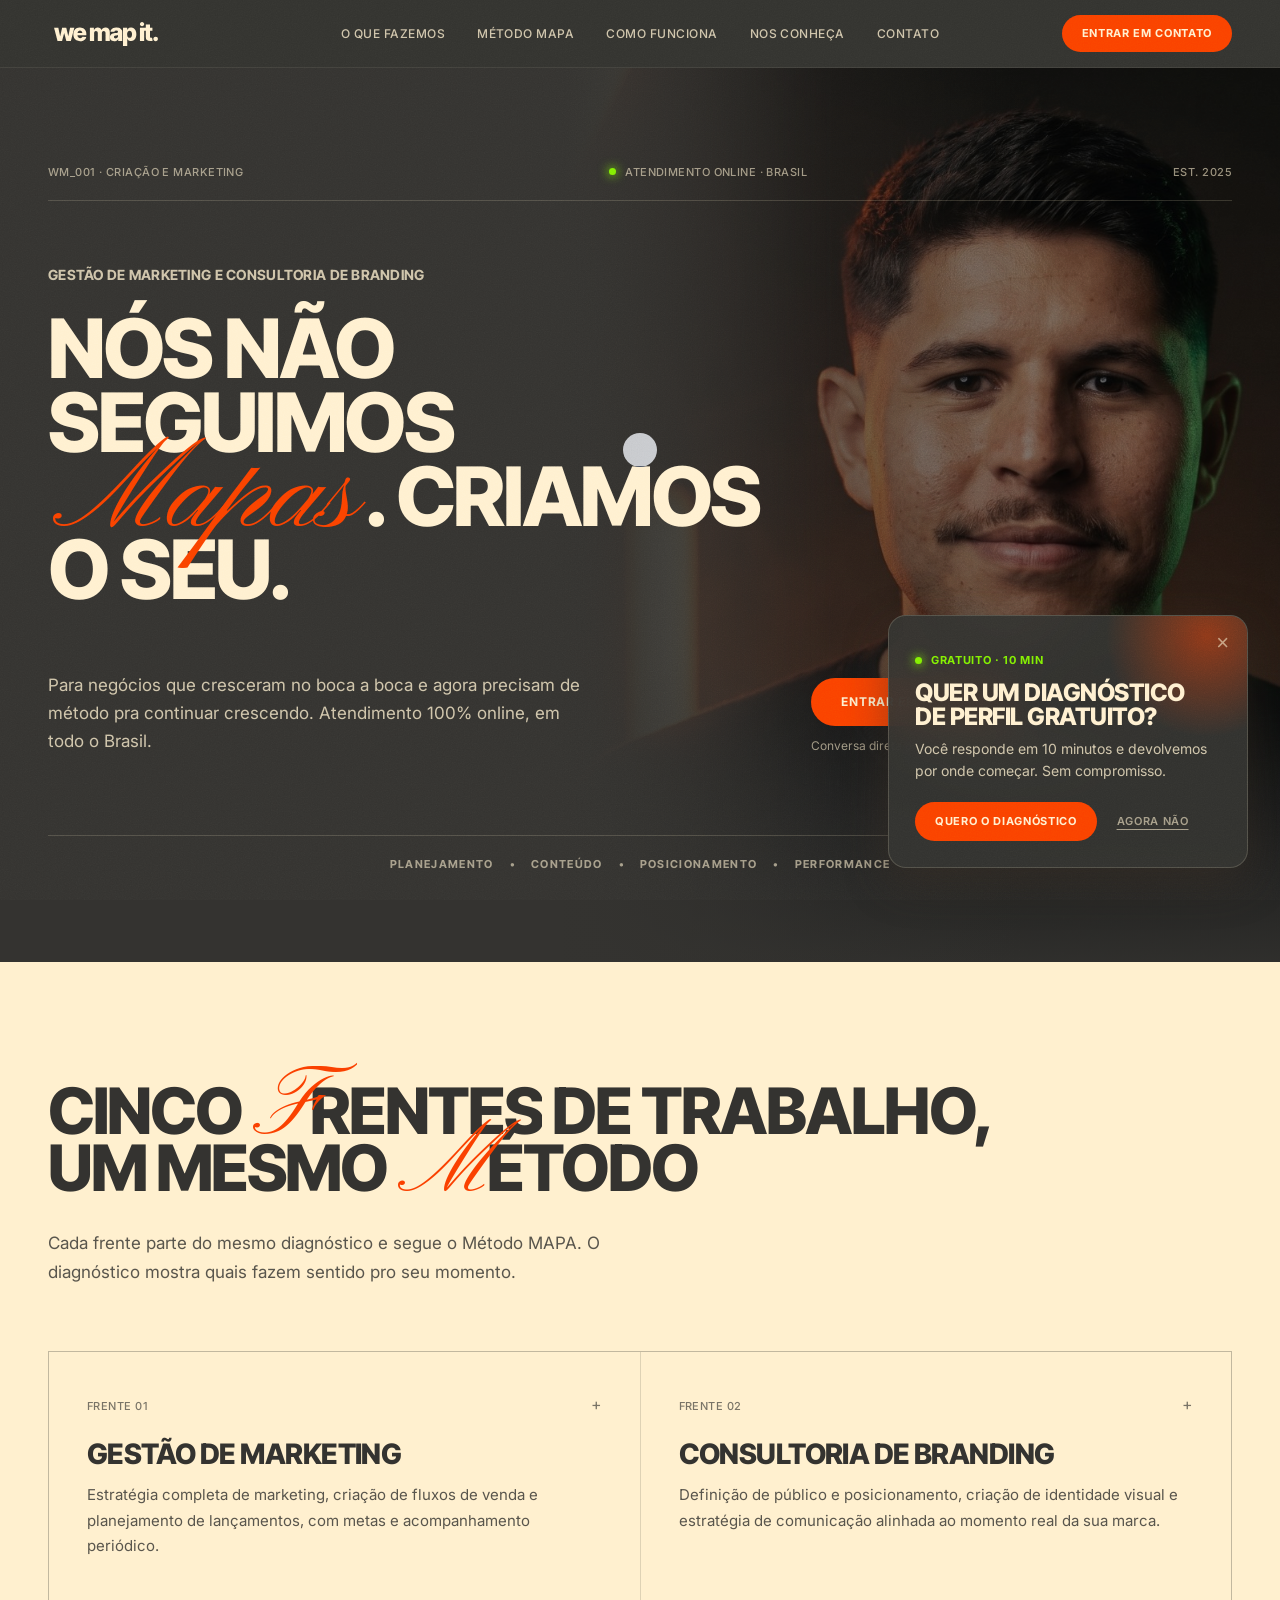
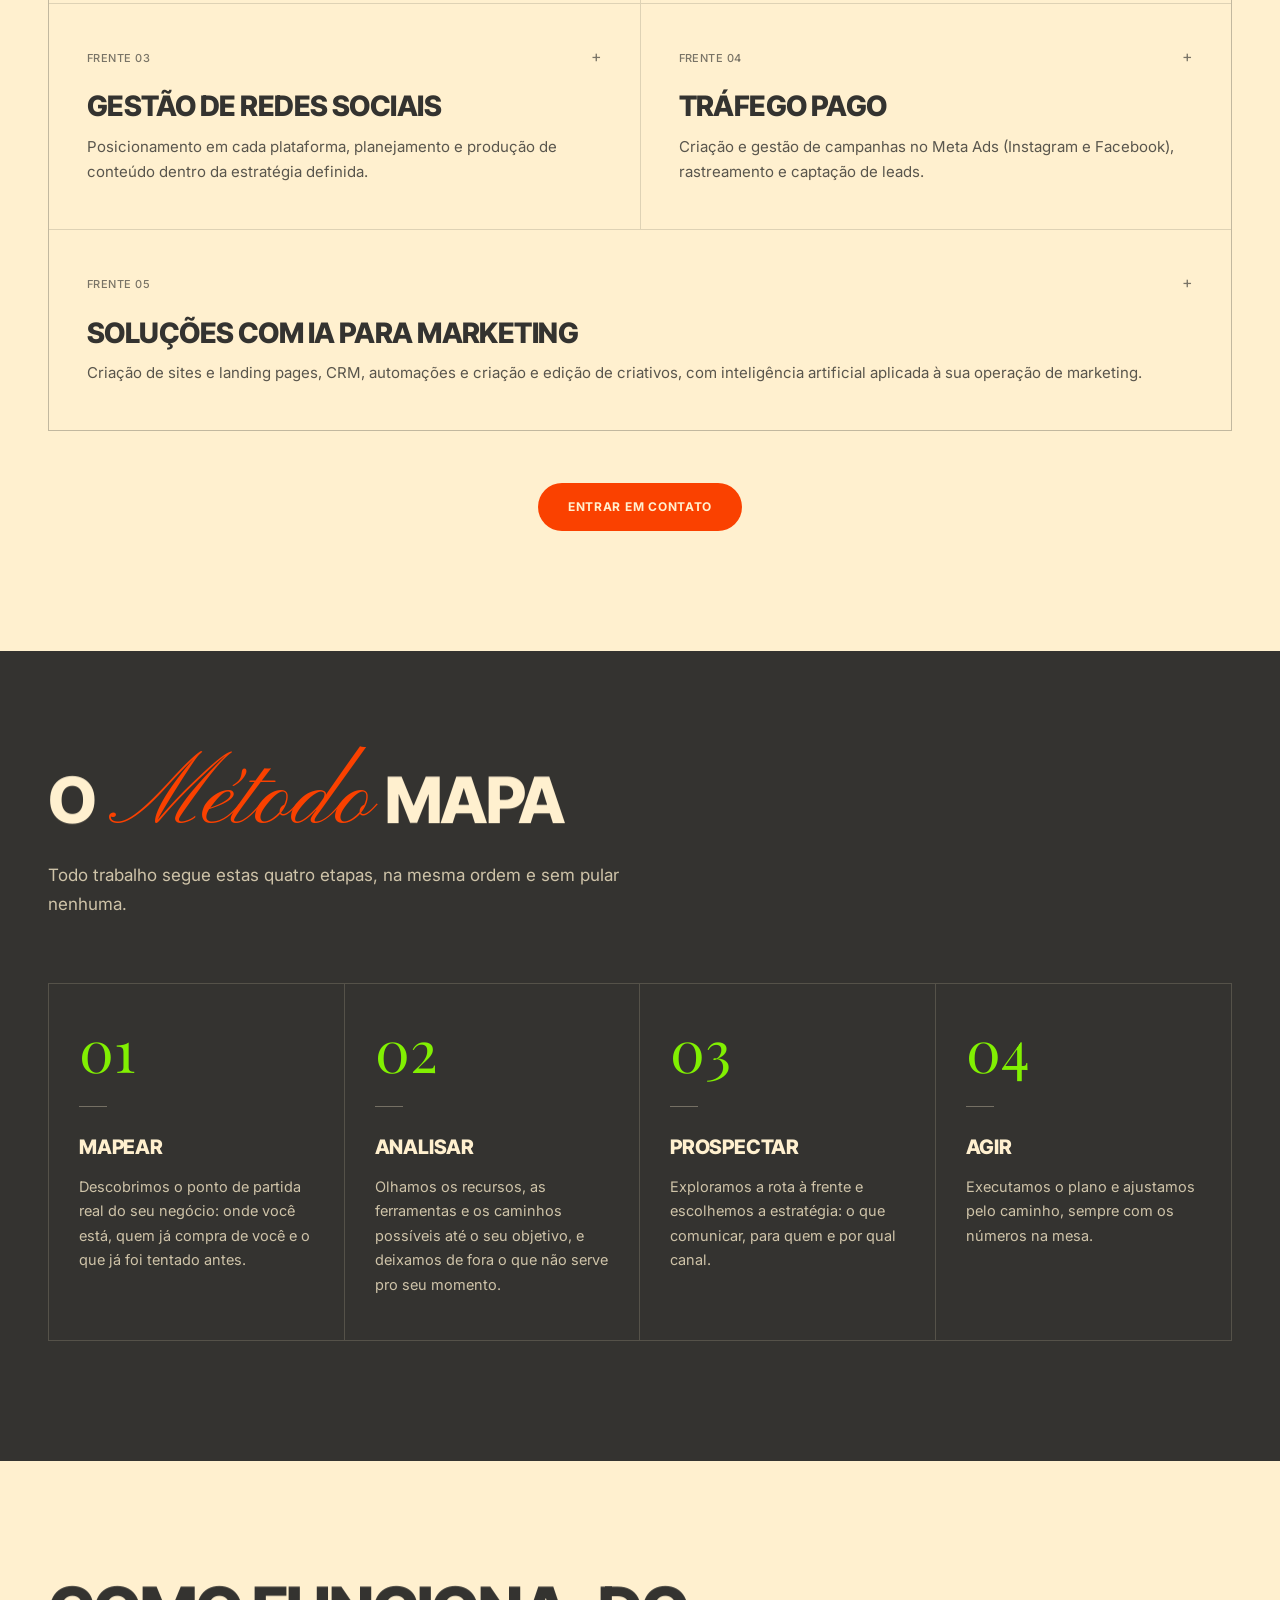
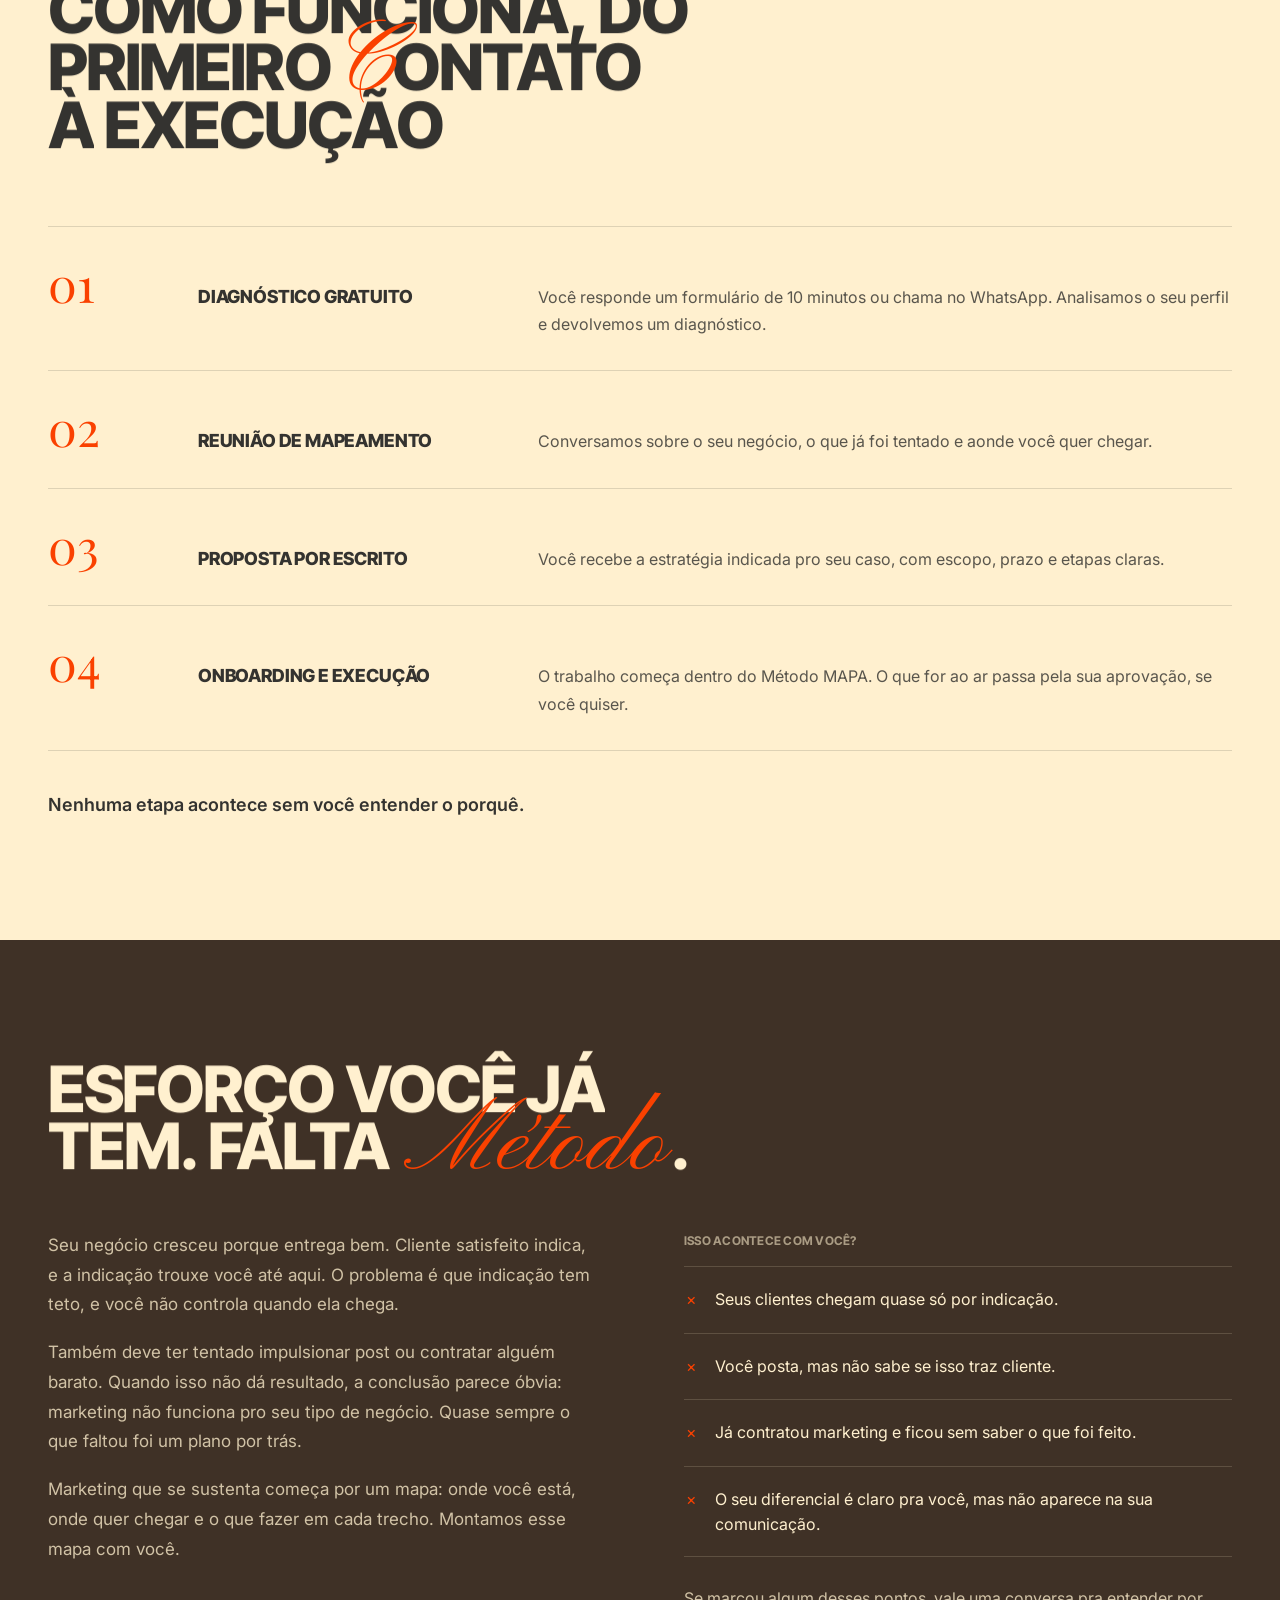
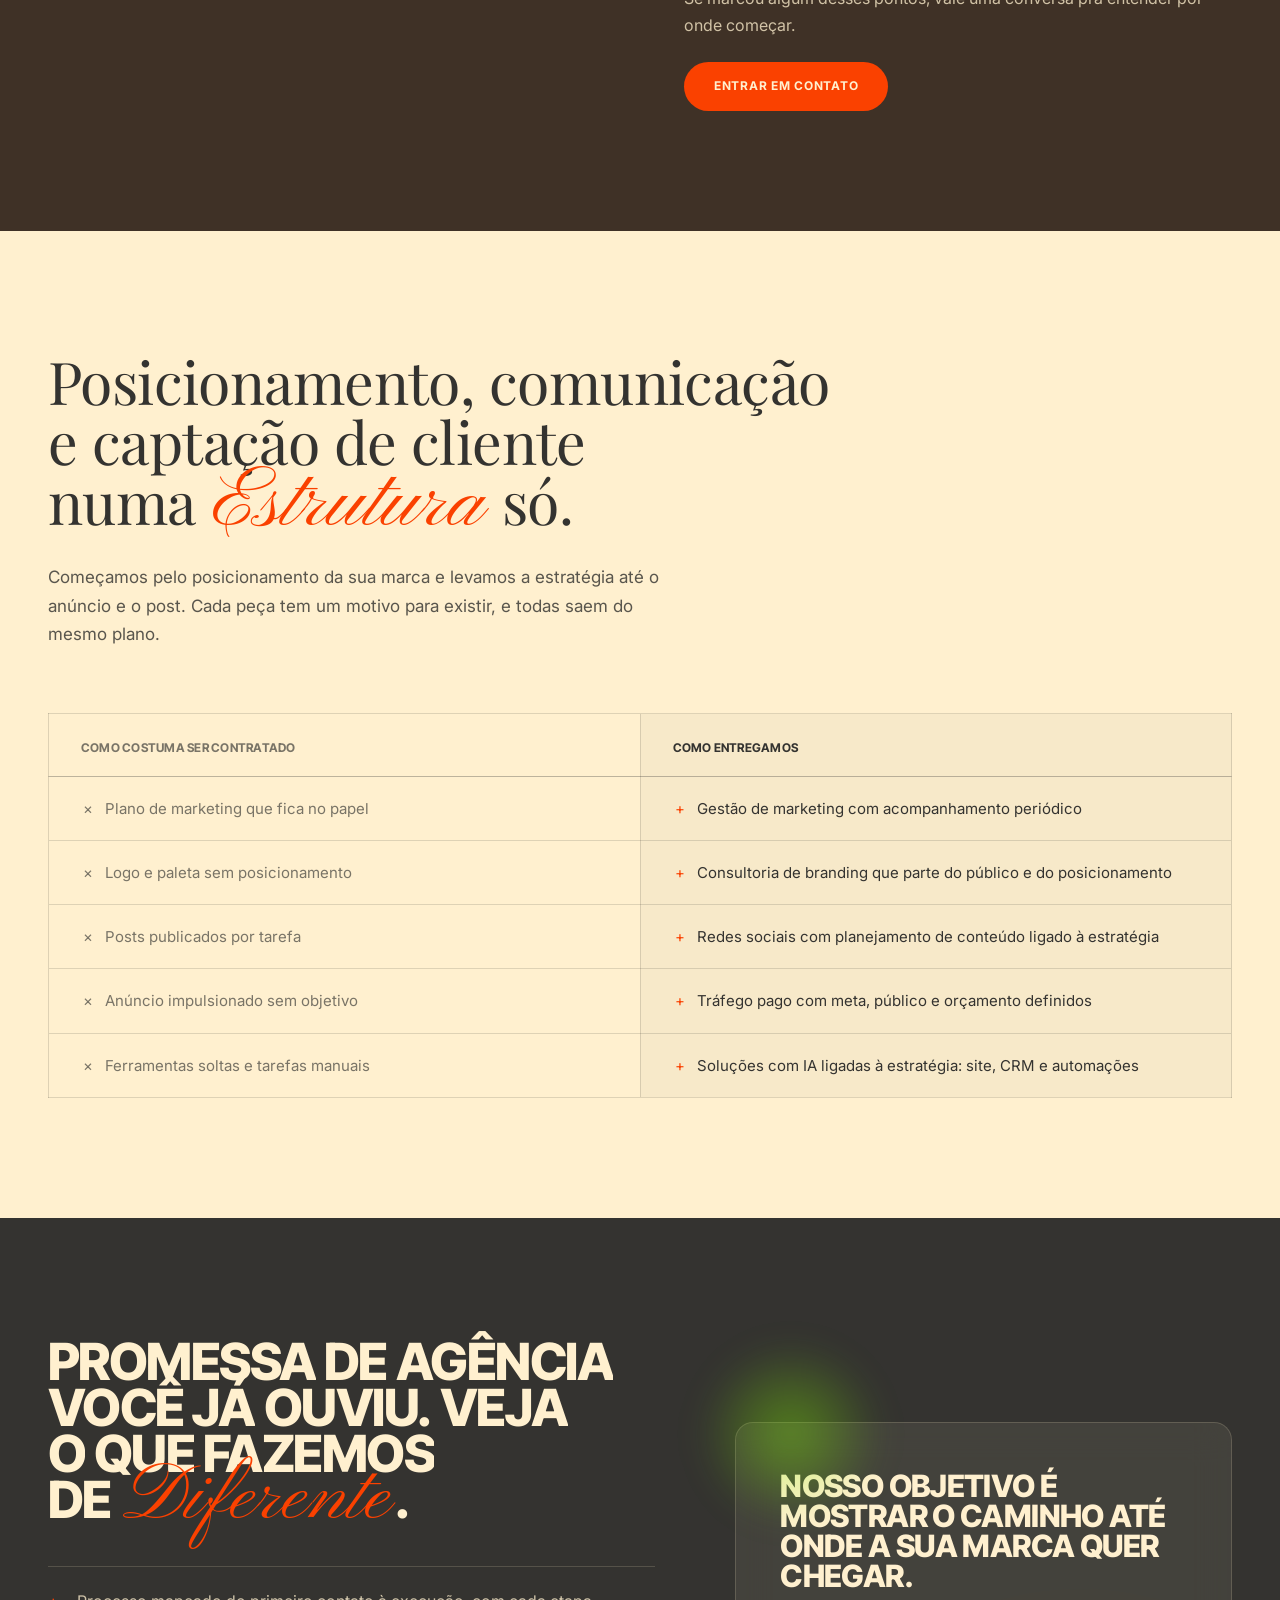
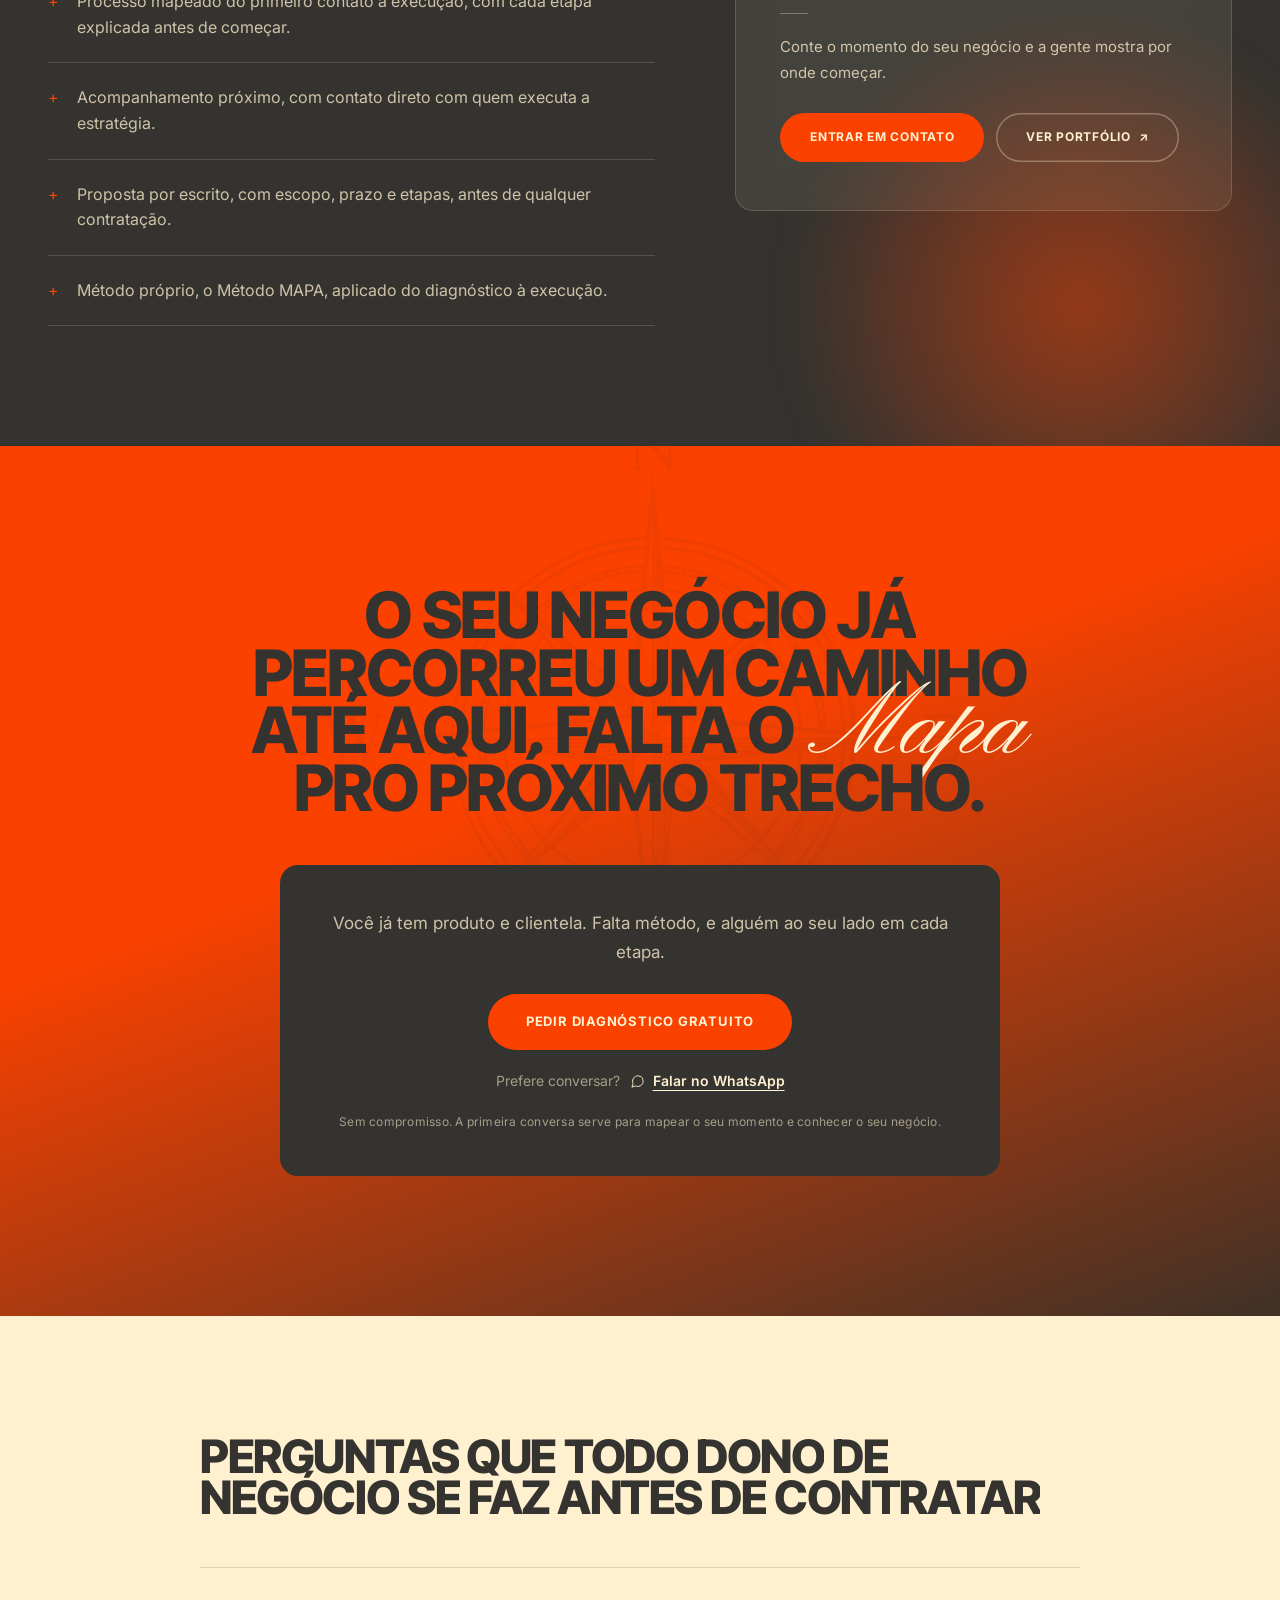
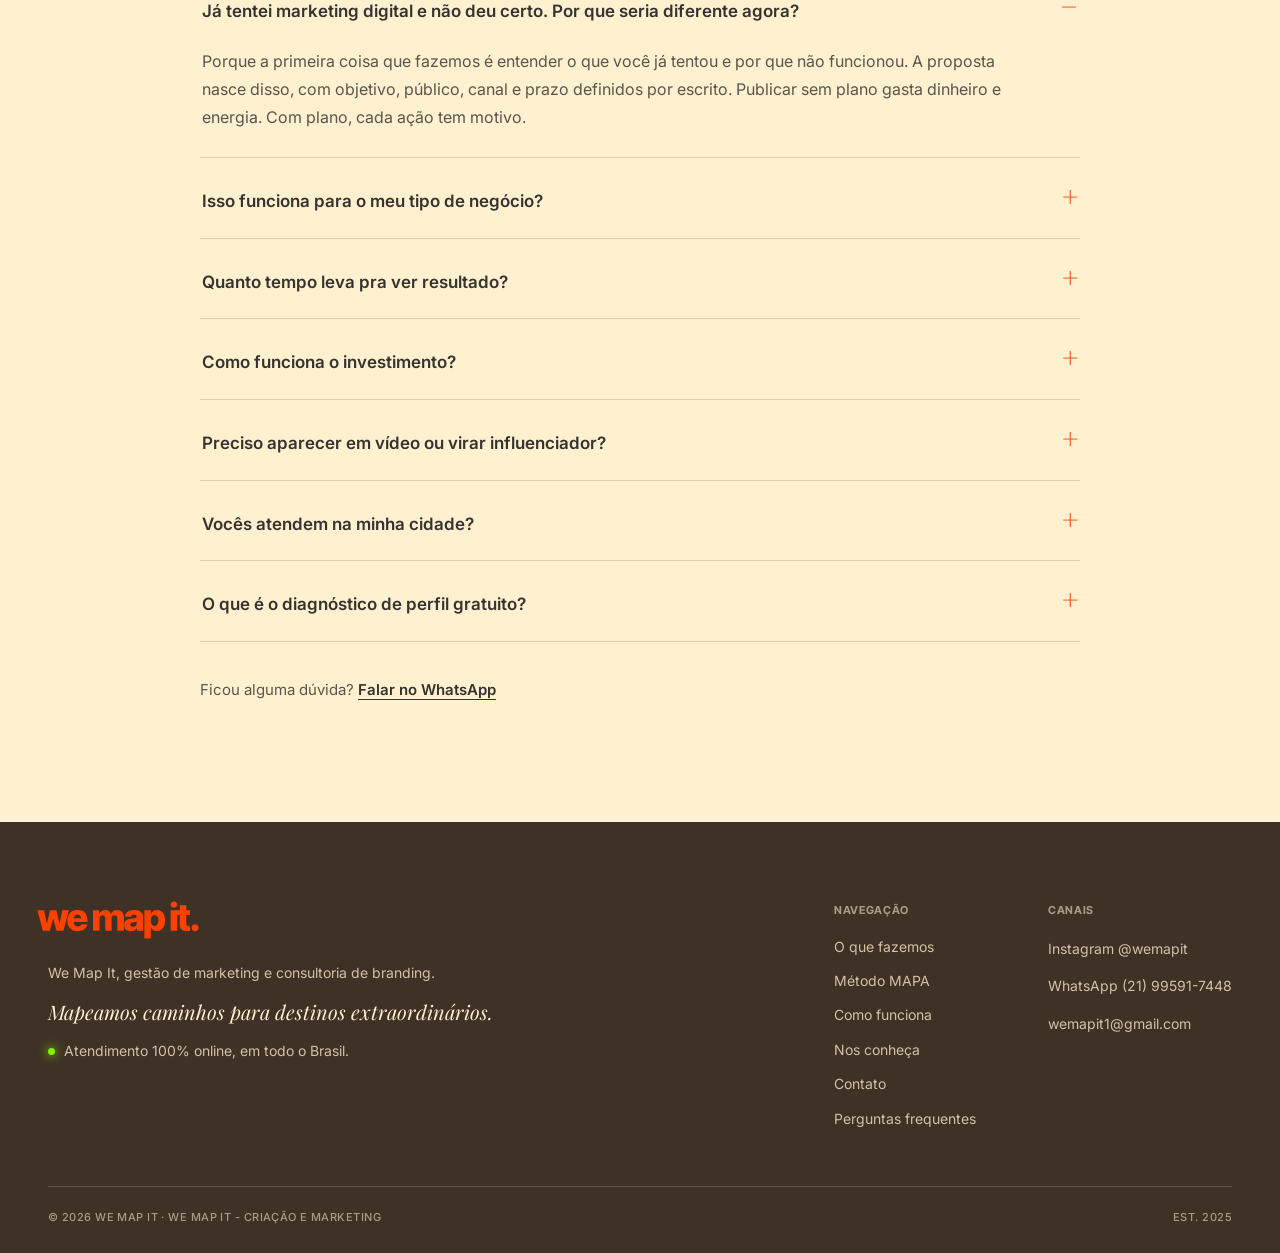
<file: index.html>
<!DOCTYPE html>
<html lang="pt-BR">
<head>
<meta charset="utf-8">
<meta name="viewport" content="width=device-width, initial-scale=1">

<title>We Map It | Gestão de marketing e consultoria de branding</title>
<meta name="description" content="Gestão de marketing, consultoria de branding, redes sociais, tráfego pago e soluções com IA para quem cresceu no boca a boca. Diagnóstico gratuito.">
<meta name="robots" content="index, follow">
<meta name="theme-color" content="#343330">
<link rel="canonical" href="https://wemapit.com.br/">

<meta property="og:type" content="website">
<meta property="og:locale" content="pt_BR">
<meta property="og:site_name" content="We Map It">
<meta property="og:url" content="https://wemapit.com.br/">
<meta property="og:title" content="We Map It | Gestão de marketing e consultoria de branding">
<meta property="og:description" content="Método, estratégia e acompanhamento para negócios que cresceram no boca a boca e querem continuar crescendo. Diagnóstico de perfil gratuito.">
<meta property="og:image" content="https://wemapit.com.br/assets/images/og-image.jpg">
<meta property="og:image:width" content="1200">
<meta property="og:image:height" content="630">
<meta property="og:image:alt" content="We Map It, gestão de marketing e consultoria de branding">

<meta name="twitter:card" content="summary_large_image">
<meta name="twitter:title" content="We Map It | Gestão de marketing e consultoria de branding">
<meta name="twitter:description" content="Método, estratégia e acompanhamento para negócios que cresceram no boca a boca e querem continuar crescendo. Diagnóstico de perfil gratuito.">
<meta name="twitter:image" content="https://wemapit.com.br/assets/images/og-image.jpg">

<link rel="icon" type="image/png" sizes="32x32" href="assets/images/favicon-32.png">
<link rel="apple-touch-icon" sizes="180x180" href="assets/images/apple-touch-icon.png">

<link rel="preload" as="image" href="assets/images/hero.jpg?v=2026111309">

<!-- Fontes oficiais (Guia de Tipografia): Inter Tight, Pinyon Script, Playfair Display, Inter -->
<link rel="preconnect" href="https://fonts.googleapis.com">
<link rel="preconnect" href="https://fonts.gstatic.com" crossorigin>
<link rel="stylesheet" href="https://fonts.googleapis.com/css2?family=Inter+Tight:wght@700;800&family=Inter:wght@400;500;600;700&family=Pinyon+Script&family=Playfair+Display:ital@0;1&display=swap">

<link rel="stylesheet" href="css/style.css?v=2026111901">

<script type="application/ld+json">
{
  "@context": "https://schema.org",
  "@type": "Organization",
  "name": "We Map It",
  "legalName": "WE MAP IT - CRIAÇÃO E MARKETING",
  "url": "https://wemapit.com.br/",
  "logo": "https://wemapit.com.br/assets/images/logo-compass.png",
  "description": "Gestão de marketing, consultoria de branding e soluções com IA para negócios que cresceram no boca a boca.",
  "foundingDate": "2025",
  "areaServed": "BR",
  "email": "wemapit1@gmail.com",
  "telephone": "+55 21 99591-7448",
  "sameAs": ["https://instagram.com/wemapit"]
}
</script>
</head>

<body>

<a class="skip-link" href="#conteudo">Pular para o conteúdo</a>

<!-- Cursor customizado (efeito de motion) -->
<div class="cursor" aria-hidden="true"></div>

<!-- ============ 1. HEADER ============ -->
<header class="site-header modo-noite">
  <a href="#topo" class="brand">
    <img src="assets/images/logo/wemapit-horizontal-areia.svg" alt="We Map It" width="142" height="44">
  </a>
  <nav class="main-nav" id="menu-principal" aria-label="Navegação principal">
    <a href="#servicos">O que fazemos</a>
    <a href="#metodo">Método MAPA</a>
    <a href="#processo">Como funciona</a>
    <a href="#nos-conheca">Nos conheça</a>
    <a href="#contato">Contato</a>
  </nav>
  <a href="https://wa.me/5521995917448?text=Ol%C3%A1%2C%20vim%20pelo%20site%20da%20We%20Map%20It%20e%20quero%20conversar%20sobre%20o%20meu%20neg%C3%B3cio." target="_blank" rel="noopener" class="btn btn-sm btn-primario">Entrar em contato<span class="sr-only"> (abre o WhatsApp)</span></a>
  <div class="scroll-progress" aria-hidden="true"></div>
  <button class="nav-toggle" type="button" aria-controls="menu-principal" aria-expanded="false" aria-label="Abrir menu">
    <span></span><span></span>
  </button>
</header>

<main id="conteudo">

<!-- ============ 2. HERO ============ -->
<section id="topo" class="hero modo-noite">
  <div class="hero-inner">
    <div class="hero-meta" aria-hidden="true">
      <span class="code">WM_001 · Criação e Marketing</span>
      <span class="coords"><i class="dot-online" aria-hidden="true"></i>Atendimento online · Brasil</span>
      <span class="code">EST. 2025</span>
    </div>

    <h1><span class="h1-kicker">Gestão de marketing e consultoria de branding</span> Nós não seguimos <span class="nobr"><span class="script">mapas</span>.</span> Criamos o seu.</h1>

    <div class="hero-cols">
      <p class="hero-lead">Para negócios que cresceram no boca a boca e agora precisam de método pra continuar crescendo. Atendimento 100% online, em todo o Brasil.</p>
      <div class="hero-actions">
        <div class="cta-stack">
          <a href="https://wa.me/5521995917448?text=Ol%C3%A1%2C%20vim%20pelo%20site%20da%20We%20Map%20It%20e%20quero%20conversar%20sobre%20o%20meu%20neg%C3%B3cio." target="_blank" rel="noopener" class="btn btn-md btn-primario">Entrar em contato<span class="sr-only"> (abre o WhatsApp)</span></a>
          <small class="cta-micro">Conversa direta pelo WhatsApp, sem compromisso.</small>
        </div>
        <a href="#metodo" class="link-underline">Ver o método</a>
      </div>
    </div>

    <ul class="hero-pillars">
      <li>Planejamento</li>
      <li>Conteúdo</li>
      <li>Posicionamento</li>
      <li>Performance</li>
    </ul>
  </div>
</section>

<!-- ============ 3. O QUE FAZEMOS ============ -->
<section id="servicos" class="services modo-areia">
  <div class="wrap">
    <h2 data-reveal>Cinco <span class="sobreposta"><span class="script letra">F</span>rentes</span> de trabalho, um mesmo <span class="sobreposta"><span class="script letra">M</span>étodo</span></h2>
    <p class="intro">Cada frente parte do mesmo diagnóstico e segue o Método MAPA. O diagnóstico mostra quais fazem sentido pro seu momento.</p>

    <div class="services-grid">
      <div class="service-card">
        <div class="card-top">
          <span class="code">FRENTE 01</span>
          <span class="plus" aria-hidden="true">+</span>
        </div>
        <h3>Gestão de Marketing</h3>
        <p>Estratégia completa de marketing, criação de fluxos de venda e planejamento de lançamentos, com metas e acompanhamento periódico.</p>
      </div>
      <div class="service-card">
        <div class="card-top">
          <span class="code">FRENTE 02</span>
          <span class="plus" aria-hidden="true">+</span>
        </div>
        <h3>Consultoria de Branding</h3>
        <p>Definição de público e posicionamento, criação de identidade visual e estratégia de comunicação alinhada ao momento real da sua marca.</p>
      </div>
      <div class="service-card">
        <div class="card-top">
          <span class="code">FRENTE 03</span>
          <span class="plus" aria-hidden="true">+</span>
        </div>
        <h3>Gestão de Redes Sociais</h3>
        <p>Posicionamento em cada plataforma, planejamento e produção de conteúdo dentro da estratégia definida.</p>
      </div>
      <div class="service-card">
        <div class="card-top">
          <span class="code">FRENTE 04</span>
          <span class="plus" aria-hidden="true">+</span>
        </div>
        <h3>Tráfego Pago</h3>
        <p>Criação e gestão de campanhas no Meta Ads (Instagram e Facebook), rastreamento e captação de leads.</p>
      </div>
      <div class="service-card">
        <div class="card-top">
          <span class="code">FRENTE 05</span>
          <span class="plus" aria-hidden="true">+</span>
        </div>
        <h3>Soluções com IA para Marketing</h3>
        <p>Criação de sites e landing pages, CRM, automações e criação e edição de criativos, com inteligência artificial aplicada à sua operação de marketing.</p>
      </div>
    </div>

    <div class="services-cta">
      <a href="https://wa.me/5521995917448?text=Ol%C3%A1%2C%20vim%20pelo%20site%20da%20We%20Map%20It%20e%20quero%20conversar%20sobre%20o%20meu%20neg%C3%B3cio." target="_blank" rel="noopener" class="btn btn-md btn-primario">Entrar em contato<span class="sr-only"> (abre o WhatsApp)</span></a>
    </div>
  </div>
</section>

<!-- ============ 4. MÉTODO MAPA ============ -->
<section id="metodo" class="method modo-noite">
  <div class="wrap">
    <h2 data-reveal>O <span class="script">Método</span> MAPA</h2>
    <p class="intro">Todo trabalho segue estas quatro etapas, na mesma ordem e sem pular nenhuma.</p>

    <div class="method-grid">
      <div class="method-step">
        <div class="num" data-appear>01</div>
        <div class="rule"></div>
        <h3>Mapear</h3>
        <p>Descobrimos o ponto de partida real do seu negócio: onde você está, quem já compra de você e o que já foi tentado antes.</p>
      </div>
      <div class="method-step">
        <div class="num" data-appear>02</div>
        <div class="rule"></div>
        <h3>Analisar</h3>
        <p>Olhamos os recursos, as ferramentas e os caminhos possíveis até o seu objetivo, e deixamos de fora o que não serve pro seu momento.</p>
      </div>
      <div class="method-step">
        <div class="num" data-appear>03</div>
        <div class="rule"></div>
        <h3>Prospectar</h3>
        <p>Exploramos a rota à frente e escolhemos a estratégia: o que comunicar, para quem e por qual canal.</p>
      </div>
      <div class="method-step">
        <div class="num" data-appear>04</div>
        <div class="rule"></div>
        <h3>Agir</h3>
        <p>Executamos o plano e ajustamos pelo caminho, sempre com os números na mesa.</p>
      </div>
    </div>
  </div>
</section>

<!-- ============ 5. COMO FUNCIONA ============ -->
<section id="processo" class="process modo-areia">
  <div class="wrap">
    <h2 data-reveal>Como funciona, do primeiro <span class="sobreposta"><span class="script letra justa">C</span>ontato</span> à execução</h2>

    <div>
      <div class="process-row">
        <div class="num" data-appear>01</div>
        <h3>Diagnóstico gratuito</h3>
        <p>Você responde um formulário de 10 minutos ou chama no WhatsApp. Analisamos o seu perfil e devolvemos um diagnóstico.</p>
      </div>
      <div class="process-row">
        <div class="num" data-appear>02</div>
        <h3>Reunião de mapeamento</h3>
        <p>Conversamos sobre o seu negócio, o que já foi tentado e aonde você quer chegar.</p>
      </div>
      <div class="process-row">
        <div class="num" data-appear>03</div>
        <h3>Proposta por escrito</h3>
        <p>Você recebe a estratégia indicada pro seu caso, com escopo, prazo e etapas claras.</p>
      </div>
      <div class="process-row">
        <div class="num" data-appear>04</div>
        <h3>Onboarding e execução</h3>
        <p>O trabalho começa dentro do Método MAPA. O que for ao ar passa pela sua aprovação, se você quiser.</p>
      </div>
    </div>

    <p class="process-note">Nenhuma etapa acontece sem você entender o porquê.</p>
  </div>
</section>

<!-- ============ 6. QUEM ESTÁ POR TRÁS ============ -->
<!-- Seção oculta até ter a foto e a bio reais. Para publicar: tire o atributo
     "hidden" da section e descomente a <figure> com o arquivo da foto. -->
<section id="quem-somos" class="about modo-noite" hidden>
  <div class="wrap about-inner">
    <div class="about-text">
      <h2 data-reveal>Quem está por trás da We Map It</h2>
      <p>A We Map It foi fundada em 2025 por Gabriel Duarte e Lahra. A ideia veio de um incômodo que o Gabriel via de perto: negócio com produto bom e clientela de verdade, travado no boca a boca, sem um caminho claro pra crescer.</p>
      <p>Montamos a We Map It pra dar a esse tipo de negócio um caminho definido. Quem conversa com você é quem executa.</p>
    </div>
    <!--
    <figure class="about-photo">
      <img src="assets/images/gabriel-duarte.jpg" alt="Gabriel Duarte, fundador da We Map It, em seu ambiente de trabalho" width="600" height="750" loading="lazy">
    </figure>
    -->
  </div>
</section>

<!-- ============ 7. PONTO DE PARTIDA ============ -->
<section id="ponto-de-partida" class="pain modo-noite fundo-cafe">
  <div class="wrap">
    <h2 data-reveal>Esforço você já tem. Falta <span class="nobr"><span class="script">método</span>.</span></h2>

    <div class="pain-cols">
      <div class="pain-text">
        <p>Seu negócio cresceu porque entrega bem. Cliente satisfeito indica, e a indicação trouxe você até aqui. O problema é que indicação tem teto, e você não controla quando ela chega.</p>
        <p>Também deve ter tentado impulsionar post ou contratar alguém barato. Quando isso não dá resultado, a conclusão parece óbvia: marketing não funciona pro seu tipo de negócio. Quase sempre o que faltou foi um plano por trás.</p>
        <p>Marketing que se sustenta começa por um mapa: onde você está, onde quer chegar e o que fazer em cada trecho. Montamos esse mapa com você.</p>
      </div>

      <div class="pain-list-col">
        <p class="label">Isso acontece com você?</p>
        <ul class="pain-list">
          <li class="pain-item">
            <span class="mark" aria-hidden="true">×</span>
            <span>Seus clientes chegam quase só por indicação.</span>
          </li>
          <li class="pain-item">
            <span class="mark" aria-hidden="true">×</span>
            <span>Você posta, mas não sabe se isso traz cliente.</span>
          </li>
          <li class="pain-item">
            <span class="mark" aria-hidden="true">×</span>
            <span>Já contratou marketing e ficou sem saber o que foi feito.</span>
          </li>
          <li class="pain-item">
            <span class="mark" aria-hidden="true">×</span>
            <span>O seu diferencial é claro pra você, mas não aparece na sua comunicação.</span>
          </li>
        </ul>
        <p class="pain-note">Se marcou algum desses pontos, vale uma conversa pra entender por onde começar.</p>
        <a href="https://wa.me/5521995917448?text=Ol%C3%A1%2C%20vim%20pelo%20site%20da%20We%20Map%20It%20e%20quero%20conversar%20sobre%20o%20meu%20neg%C3%B3cio." target="_blank" rel="noopener" class="btn btn-md btn-primario pain-cta">Entrar em contato<span class="sr-only"> (abre o WhatsApp)</span></a>
      </div>
    </div>
  </div>
</section>

<!-- ============ 8. POSICIONAMENTO ============ -->
<section id="posicionamento" class="position modo-areia">
  <div class="wrap">
    <h2 data-reveal>Posicionamento, comunicação e captação de cliente numa <span class="script">estrutura</span> só.</h2>
    <p class="intro">Começamos pelo posicionamento da sua marca e levamos a estratégia até o anúncio e o post. Cada peça tem um motivo para existir, e todas saem do mesmo plano.</p>

    <table class="compare-table">
      <thead>
        <tr>
          <th scope="col">Como costuma ser contratado</th>
          <th scope="col">Como entregamos</th>
        </tr>
      </thead>
      <tbody>
        <tr>
          <td><span class="mark" aria-hidden="true">×</span>Plano de marketing que fica no papel</td>
          <td><span class="mark" aria-hidden="true">+</span>Gestão de marketing com acompanhamento periódico</td>
        </tr>
        <tr>
          <td><span class="mark" aria-hidden="true">×</span>Logo e paleta sem posicionamento</td>
          <td><span class="mark" aria-hidden="true">+</span>Consultoria de branding que parte do público e do posicionamento</td>
        </tr>
        <tr>
          <td><span class="mark" aria-hidden="true">×</span>Posts publicados por tarefa</td>
          <td><span class="mark" aria-hidden="true">+</span>Redes sociais com planejamento de conteúdo ligado à estratégia</td>
        </tr>
        <tr>
          <td><span class="mark" aria-hidden="true">×</span>Anúncio impulsionado sem objetivo</td>
          <td><span class="mark" aria-hidden="true">+</span>Tráfego pago com meta, público e orçamento definidos</td>
        </tr>
        <tr>
          <td><span class="mark" aria-hidden="true">×</span>Ferramentas soltas e tarefas manuais</td>
          <td><span class="mark" aria-hidden="true">+</span>Soluções com IA ligadas à estratégia: site, CRM e automações</td>
        </tr>
      </tbody>
    </table>
  </div>
</section>

<!-- ============ 9. NOS CONHEÇA ============ -->
<section id="nos-conheca" class="trust modo-noite">
  <div class="trust-inner">
    <div>
      <h2 data-reveal>Promessa de agência você já ouviu. Veja o que fazemos de <span class="nobr"><span class="script">diferente</span>.</span></h2>

      <ul class="trust-list">
        <li class="trust-item">
          <span class="mark" aria-hidden="true">+</span>
          <span>Processo mapeado do primeiro contato à execução, com cada etapa explicada antes de começar.</span>
        </li>
        <li class="trust-item">
          <span class="mark" aria-hidden="true">+</span>
          <span>Acompanhamento próximo, com contato direto com quem executa a estratégia.</span>
        </li>
        <li class="trust-item">
          <span class="mark" aria-hidden="true">+</span>
          <span>Proposta por escrito, com escopo, prazo e etapas, antes de qualquer contratação.</span>
        </li>
        <li class="trust-item">
          <span class="mark" aria-hidden="true">+</span>
          <span>Método próprio, o Método MAPA, aplicado do diagnóstico à execução.</span>
        </li>
      </ul>
    </div>

    <div class="proof">
      <p class="proof-headline destaque">Nosso objetivo é mostrar o caminho até onde a sua marca quer chegar.</p>
      <div class="rule"></div>
      <p class="proof-text">Conte o momento do seu negócio e a gente mostra por onde começar.</p>
      <div class="proof-actions">
        <a href="https://wa.me/5521995917448?text=Ol%C3%A1%2C%20vim%20pelo%20site%20da%20We%20Map%20It%20e%20quero%20conversar%20sobre%20o%20meu%20neg%C3%B3cio." target="_blank" rel="noopener" class="btn btn-md btn-primario">Entrar em contato<span class="sr-only"> (abre o WhatsApp)</span></a>
        <a href="/portfolio/" target="_blank" rel="noopener" class="btn btn-md btn-contorno">Ver portfólio <span aria-hidden="true">↗</span><span class="sr-only"> (abre em nova aba)</span></a>
      </div>
    </div>
  </div>
</section>

<!-- ============ CASES (reservada) ============
     Entra aqui, logo abaixo de Nos conheça, só com dados reais e
     autorização por escrito do cliente. Estrutura prevista:
     <section id="cases" class="cases">
       <h2>Resultados de clientes</h2>
       <article>
         <h3>Nome do cliente · ramo de atuação</h3>
         <p>Ponto de partida: situação do negócio antes do trabalho</p>
         <p>O que foi feito: frentes e etapas do Método MAPA aplicadas</p>
         <p>Resultado: número, período e fonte do dado</p>
         <blockquote>Frase do cliente, com nome e cargo</blockquote>
       </article>
     </section>
     Quando existir, o item de menu "Nos conheça" pode voltar a se chamar "Resultados".
-->

<!-- ============ 10. OFERTA FINAL ============ -->
<section id="contato" class="final modo-laranja">
  <img src="assets/images/logo-compass.png" alt="" aria-hidden="true" class="final-watermark">
  <div class="final-inner">
    <h2 data-reveal>O seu negócio já percorreu um caminho até aqui. Falta o <span class="script">mapa</span> pro próximo trecho.</h2>

    <!-- texto corrido nunca solto sobre laranja: tarja carvão -->
    <div class="final-tarja modo-noite">
    <p class="intro">Você já tem produto e clientela. Falta método, e alguém ao seu lado em cada etapa.</p>

    <div class="final-actions">
      <a href="https://form.typeform.com/to/ugE5lerH" target="_blank" rel="noopener" class="btn btn-lg btn-primario">Pedir diagnóstico gratuito</a>
      <p class="final-alt">
        <span>Prefere conversar?</span>
        <a href="https://wa.me/5521995917448?text=Ol%C3%A1%2C%20vim%20pelo%20site%20da%20We%20Map%20It%20e%20quero%20o%20diagn%C3%B3stico%20de%20perfil%20gratuito." target="_blank" rel="noopener" class="whats-link link-whatsapp">
          <svg width="15" height="15" viewBox="0 0 24 24" fill="none" stroke="currentColor" stroke-width="1.5" aria-hidden="true"><path d="M21 11.5a8.38 8.38 0 0 1-.9 3.8 8.5 8.5 0 0 1-7.6 4.7 8.38 8.38 0 0 1-3.8-.9L3 21l1.9-5.7a8.38 8.38 0 0 1-.9-3.8 8.5 8.5 0 0 1 4.7-7.6 8.38 8.38 0 0 1 3.8-.9h.5a8.48 8.48 0 0 1 8 8v.5z"></path></svg>
          Falar no WhatsApp
        </a>
      </p>
      <p class="final-note">Sem compromisso. A primeira conversa serve para mapear o seu momento e conhecer o seu negócio.</p>
    </div>
    </div>
  </div>
</section>

<!-- ============ 11. FAQ ============ -->
<section id="faq" class="faq modo-areia">
  <div class="faq-inner">
    <h2 data-reveal>Perguntas que todo dono de negócio se faz antes de contratar</h2>

    <div class="faq-list">
      <details class="faq-item" name="faq" open>
        <summary class="faq-q">
          <h3 class="q-text">Já tentei marketing digital e não deu certo. Por que seria diferente agora?</h3>
          <span class="q-mark" aria-hidden="true"></span>
        </summary>
        <div class="faq-a">
          <p>Porque a primeira coisa que fazemos é entender o que você já tentou e por que não funcionou. A proposta nasce disso, com objetivo, público, canal e prazo definidos por escrito. Publicar sem plano gasta dinheiro e energia. Com plano, cada ação tem motivo.</p>
        </div>
      </details>

      <details class="faq-item" name="faq">
        <summary class="faq-q">
          <h3 class="q-text">Isso funciona para o meu tipo de negócio?</h3>
          <span class="q-mark" aria-hidden="true"></span>
        </summary>
        <div class="faq-a">
          <p>O Método MAPA parte do momento real da sua empresa, e não de uma fórmula pronta. A primeira etapa é mapear o seu contexto, e só depois vem qualquer proposta.</p>
        </div>
      </details>

      <details class="faq-item" name="faq">
        <summary class="faq-q">
          <h3 class="q-text">Quanto tempo leva pra ver resultado?</h3>
          <span class="q-mark" aria-hidden="true"></span>
        </summary>
        <div class="faq-a">
          <p>Depende do ponto de partida e das frentes que entram no trabalho. Na proposta você recebe um cronograma com marcos e os primeiros indicadores que vamos acompanhar. Prometer resultado em poucos dias seria chute, e não trabalhamos assim.</p>
        </div>
      </details>

      <details class="faq-item" name="faq">
        <summary class="faq-q">
          <h3 class="q-text">Como funciona o investimento?</h3>
          <span class="q-mark" aria-hidden="true"></span>
        </summary>
        <div class="faq-a">
          <p>O valor depende das frentes que entram e do tamanho do trabalho. Ele é definido na reunião de mapeamento, depois de entender o seu caso, e chega em uma proposta por escrito. Você vê tudo o que está incluso antes de decidir.</p>
        </div>
      </details>

      <details class="faq-item" name="faq">
        <summary class="faq-q">
          <h3 class="q-text">Preciso aparecer em vídeo ou virar influenciador?</h3>
          <span class="q-mark" aria-hidden="true"></span>
        </summary>
        <div class="faq-a">
          <p>Não. A comunicação nasce do posicionamento da sua marca. Se aparecer fizer sentido pro seu negócio, conversamos sobre isso. Se não fizer, não entra no plano.</p>
        </div>
      </details>

      <details class="faq-item" name="faq">
        <summary class="faq-q">
          <h3 class="q-text">Vocês atendem na minha cidade?</h3>
          <span class="q-mark" aria-hidden="true"></span>
        </summary>
        <div class="faq-a">
          <p>Trabalhamos 100% online e atendemos negócios de todo o Brasil. Reunião e acompanhamento acontecem à distância.</p>
        </div>
      </details>

      <details class="faq-item" name="faq">
        <summary class="faq-q">
          <h3 class="q-text">O que é o diagnóstico de perfil gratuito?</h3>
          <span class="q-mark" aria-hidden="true"></span>
        </summary>
        <div class="faq-a">
          <p>É a primeira análise do seu perfil e do seu momento, sem custo e sem compromisso. Você responde um formulário de cerca de 10 minutos e devolvemos por onde faz sentido começar.</p>
        </div>
      </details>
    </div>

    <p class="faq-close">Ficou alguma dúvida? <a href="https://wa.me/5521995917448?text=Ol%C3%A1%2C%20vim%20pelo%20site%20da%20We%20Map%20It%20e%20quero%20o%20diagn%C3%B3stico%20de%20perfil%20gratuito." target="_blank" rel="noopener" class="whats-link">Falar no WhatsApp</a></p>
  </div>
</section>

</main>

<!-- ============ 12. RODAPÉ ============ -->
<footer class="site-footer modo-noite fundo-cafe">
  <div class="wrap">
    <div class="footer-top">
      <div>
        <div class="footer-brand">
          <img src="assets/images/logo/wemapit-horizontal-laranja.svg" alt="We Map It" width="181" height="56">
        </div>
        <p class="footer-desc">We Map It, gestão de marketing e consultoria de branding.</p>
        <p class="footer-tagline">Mapeamos caminhos para destinos extraordinários.</p>
        <p class="footer-desc footer-atendimento"><i class="dot-online" aria-hidden="true"></i>Atendimento 100% online, em todo o Brasil.</p>
      </div>

      <div class="footer-navs">
        <nav aria-label="Rodapé">
          <p class="nav-title">Navegação</p>
          <a href="#servicos">O que fazemos</a>
          <a href="#metodo">Método MAPA</a>
          <a href="#processo">Como funciona</a>
          <a href="#nos-conheca">Nos conheça</a>
          <a href="#contato">Contato</a>
          <a href="#faq">Perguntas frequentes</a>
        </nav>
        <div class="footer-col">
          <p class="nav-title">Canais</p>
          <ul class="footer-list">
            <li><a href="https://instagram.com/wemapit" target="_blank" rel="noopener">Instagram @wemapit</a></li>
            <li><a href="https://wa.me/5521995917448" target="_blank" rel="noopener">WhatsApp (21) 99591-7448</a></li>
            <li><a href="mailto:wemapit1@gmail.com">wemapit1@gmail.com</a></li>
          </ul>
        </div>
      </div>
    </div>

    <div class="footer-bottom">
      <p>© 2026 We Map It · WE MAP IT - CRIAÇÃO E MARKETING</p>
      <!-- <a href="/privacidade">Política de privacidade</a>  (ativar quando a página existir) -->
      <p>EST. 2025</p>
    </div>
  </div>
</footer>

<!-- ============ 13. CARD DE CONVITE (pop-up) ============ -->
<div id="wmi-invite" class="invite" role="dialog" aria-labelledby="popup-titulo" hidden>
  <div class="invite-box modo-noite">
    <button class="invite-x" type="button" aria-label="Fechar">×</button>
    <p class="tag-verde"><i class="dot-online" aria-hidden="true"></i>Gratuito · 10 min</p>
    <p id="popup-titulo" class="invite-title">Quer um diagnóstico de perfil gratuito?</p>
    <p class="invite-desc">Você responde em 10 minutos e devolvemos por onde começar. Sem compromisso.</p>
    <div class="invite-actions">
      <a class="btn btn-primario invite-yes" href="https://form.typeform.com/to/ugE5lerH" target="_blank" rel="noopener">Quero o diagnóstico</a>
      <button class="invite-no" type="button">Agora não</button>
    </div>
  </div>
</div>

<script src="js/main.js?v=2026111311" defer></script>
</body>
</html>
</file>
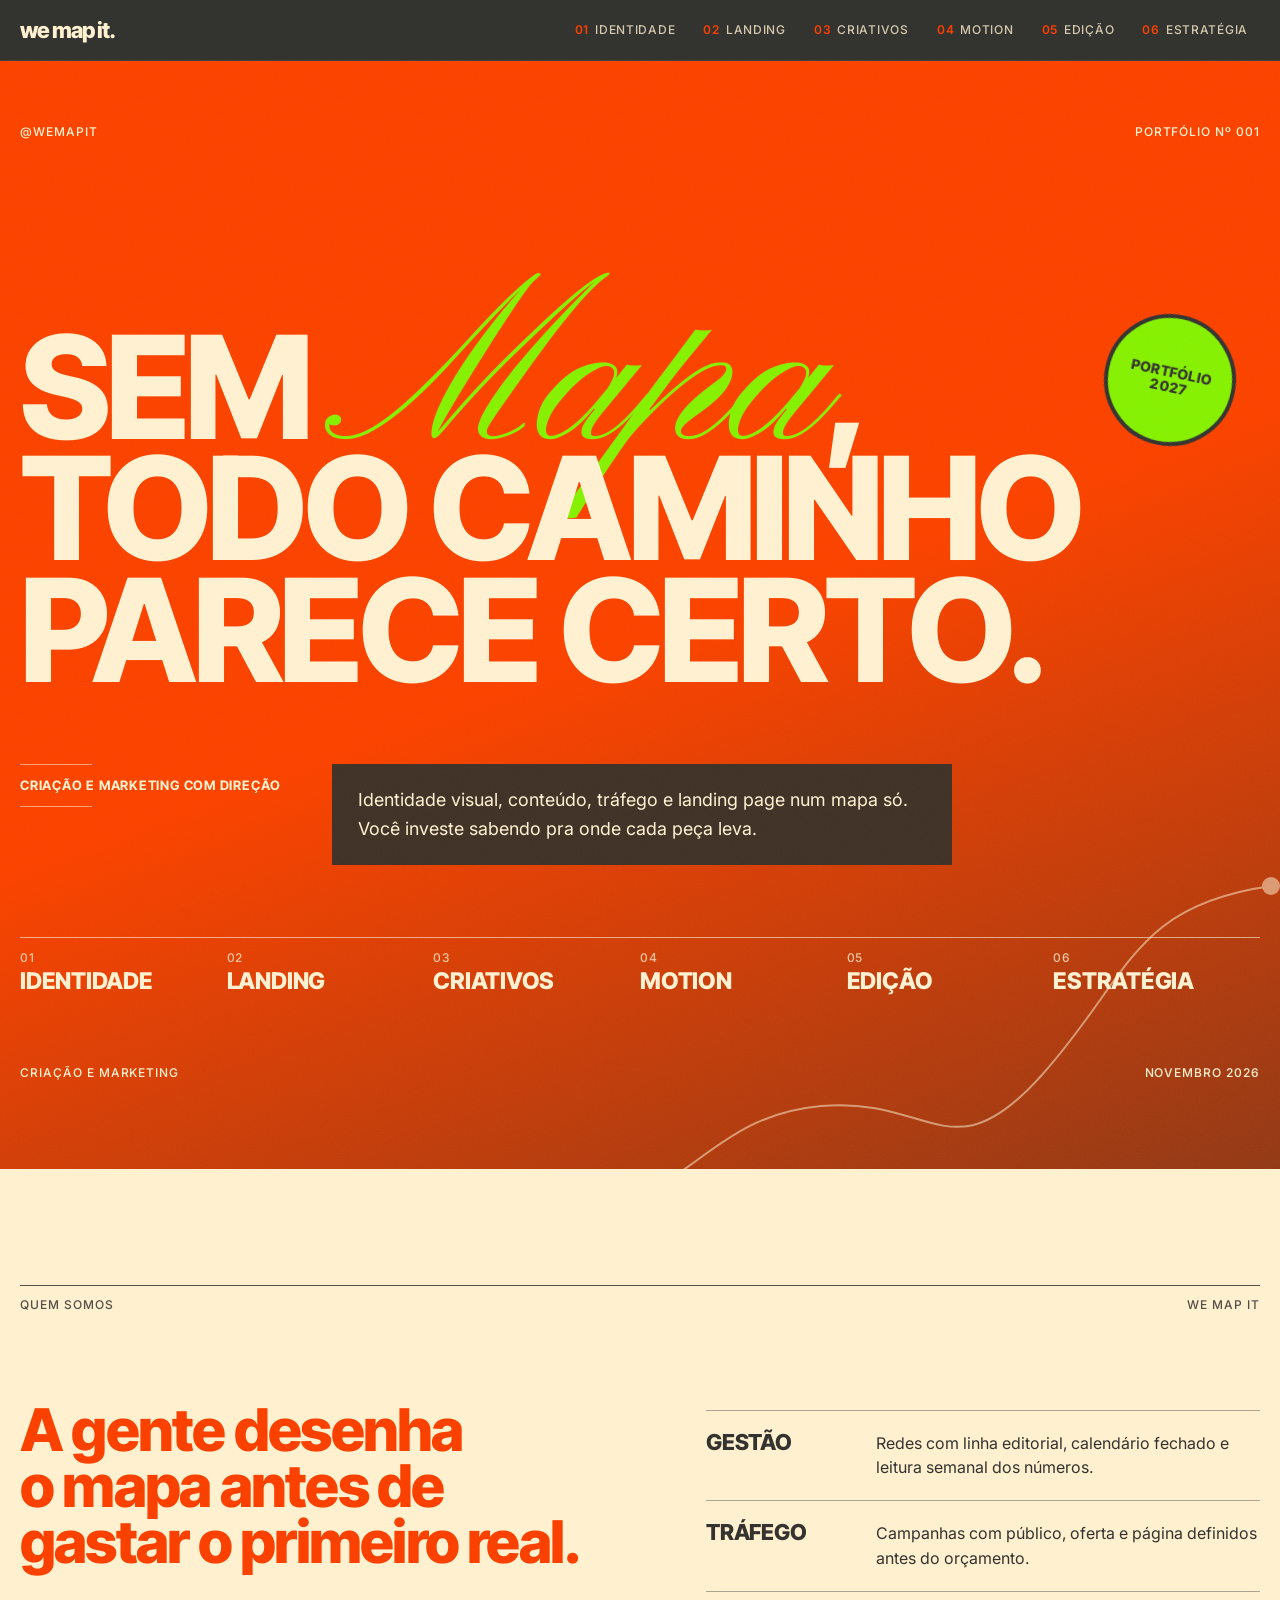
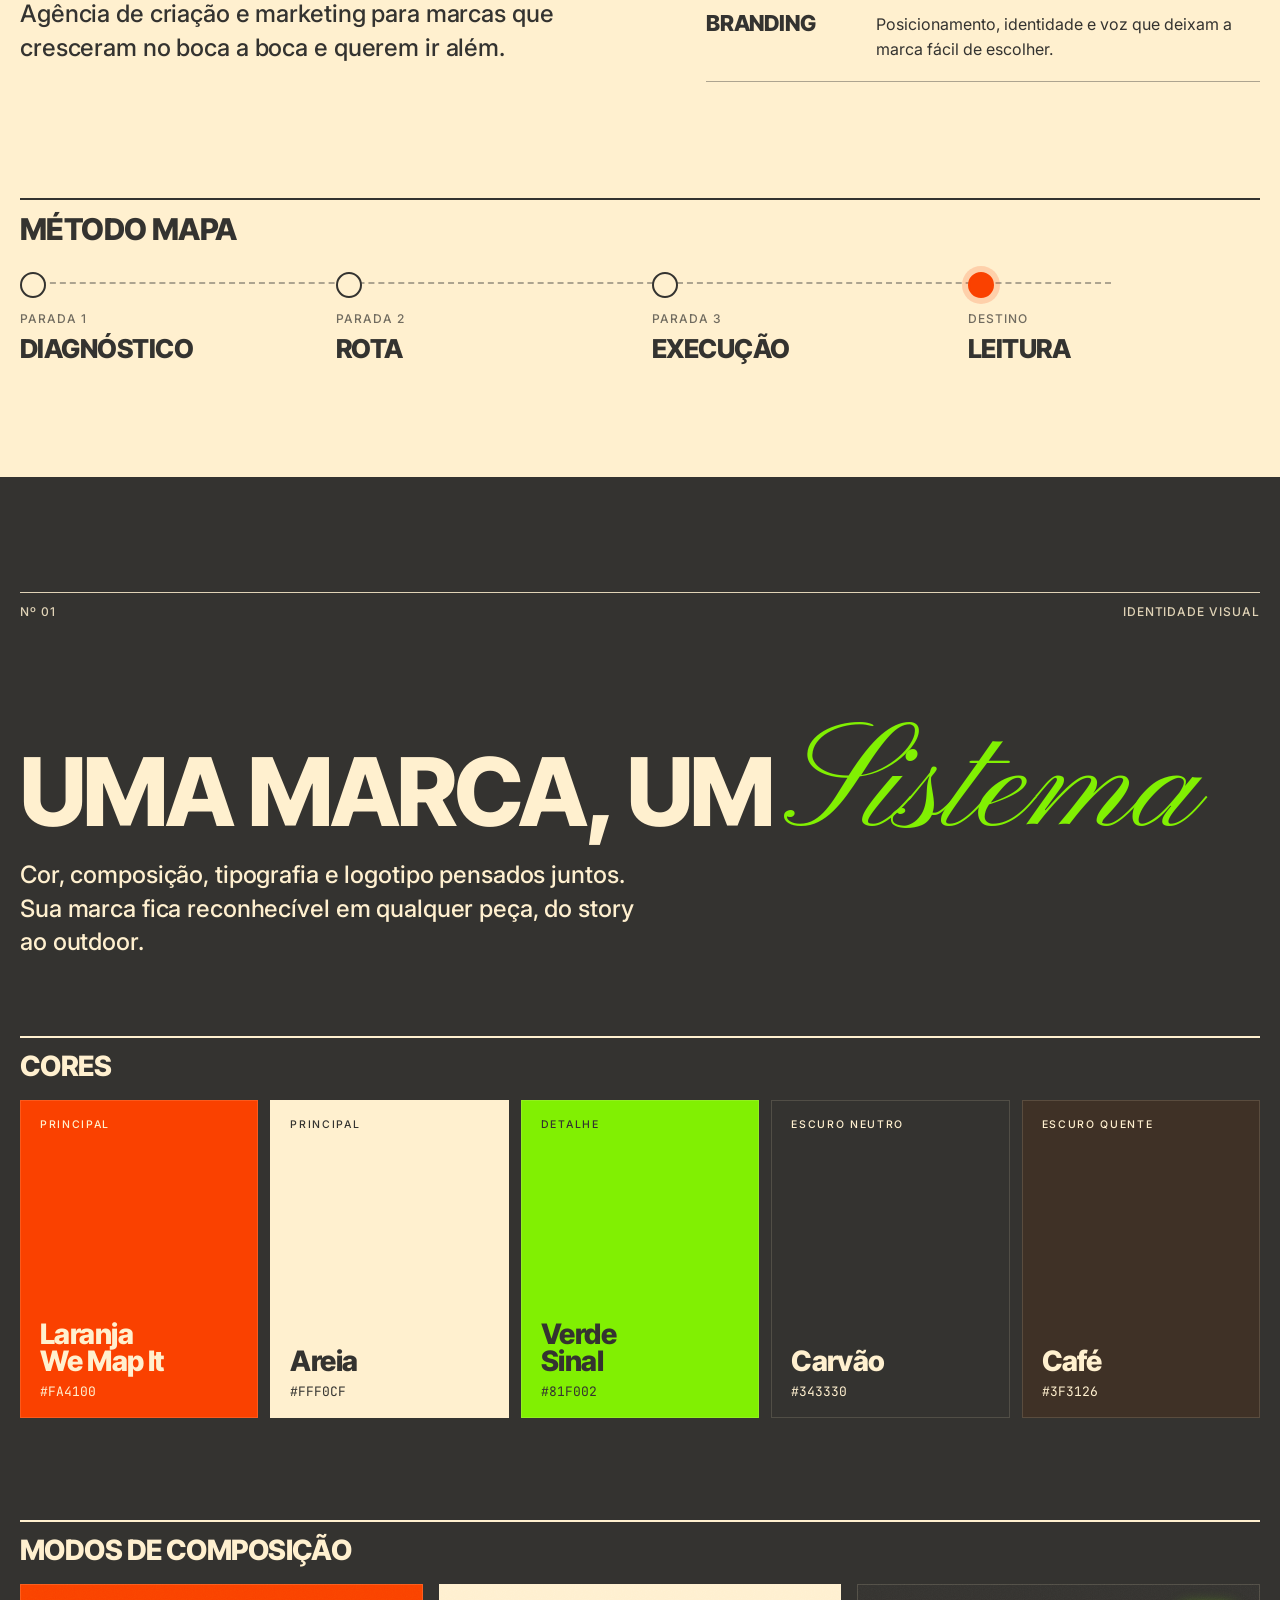
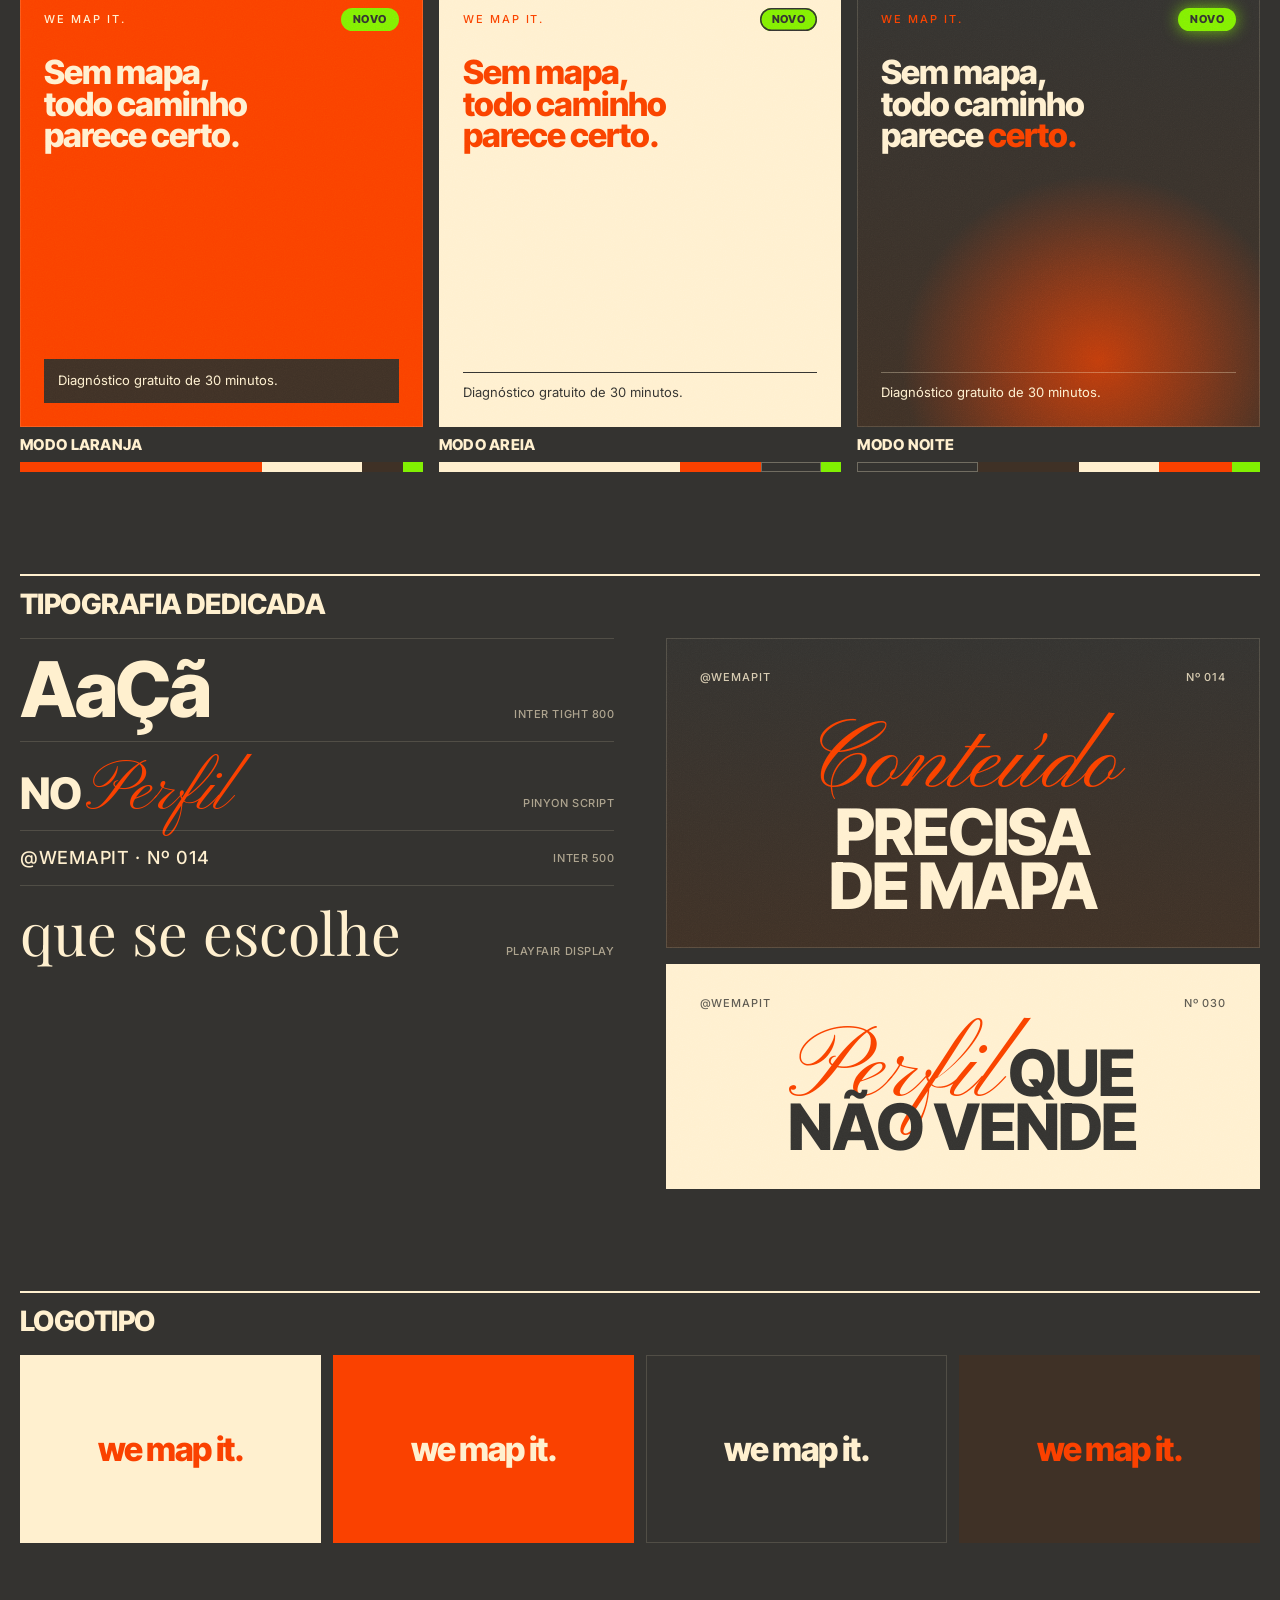
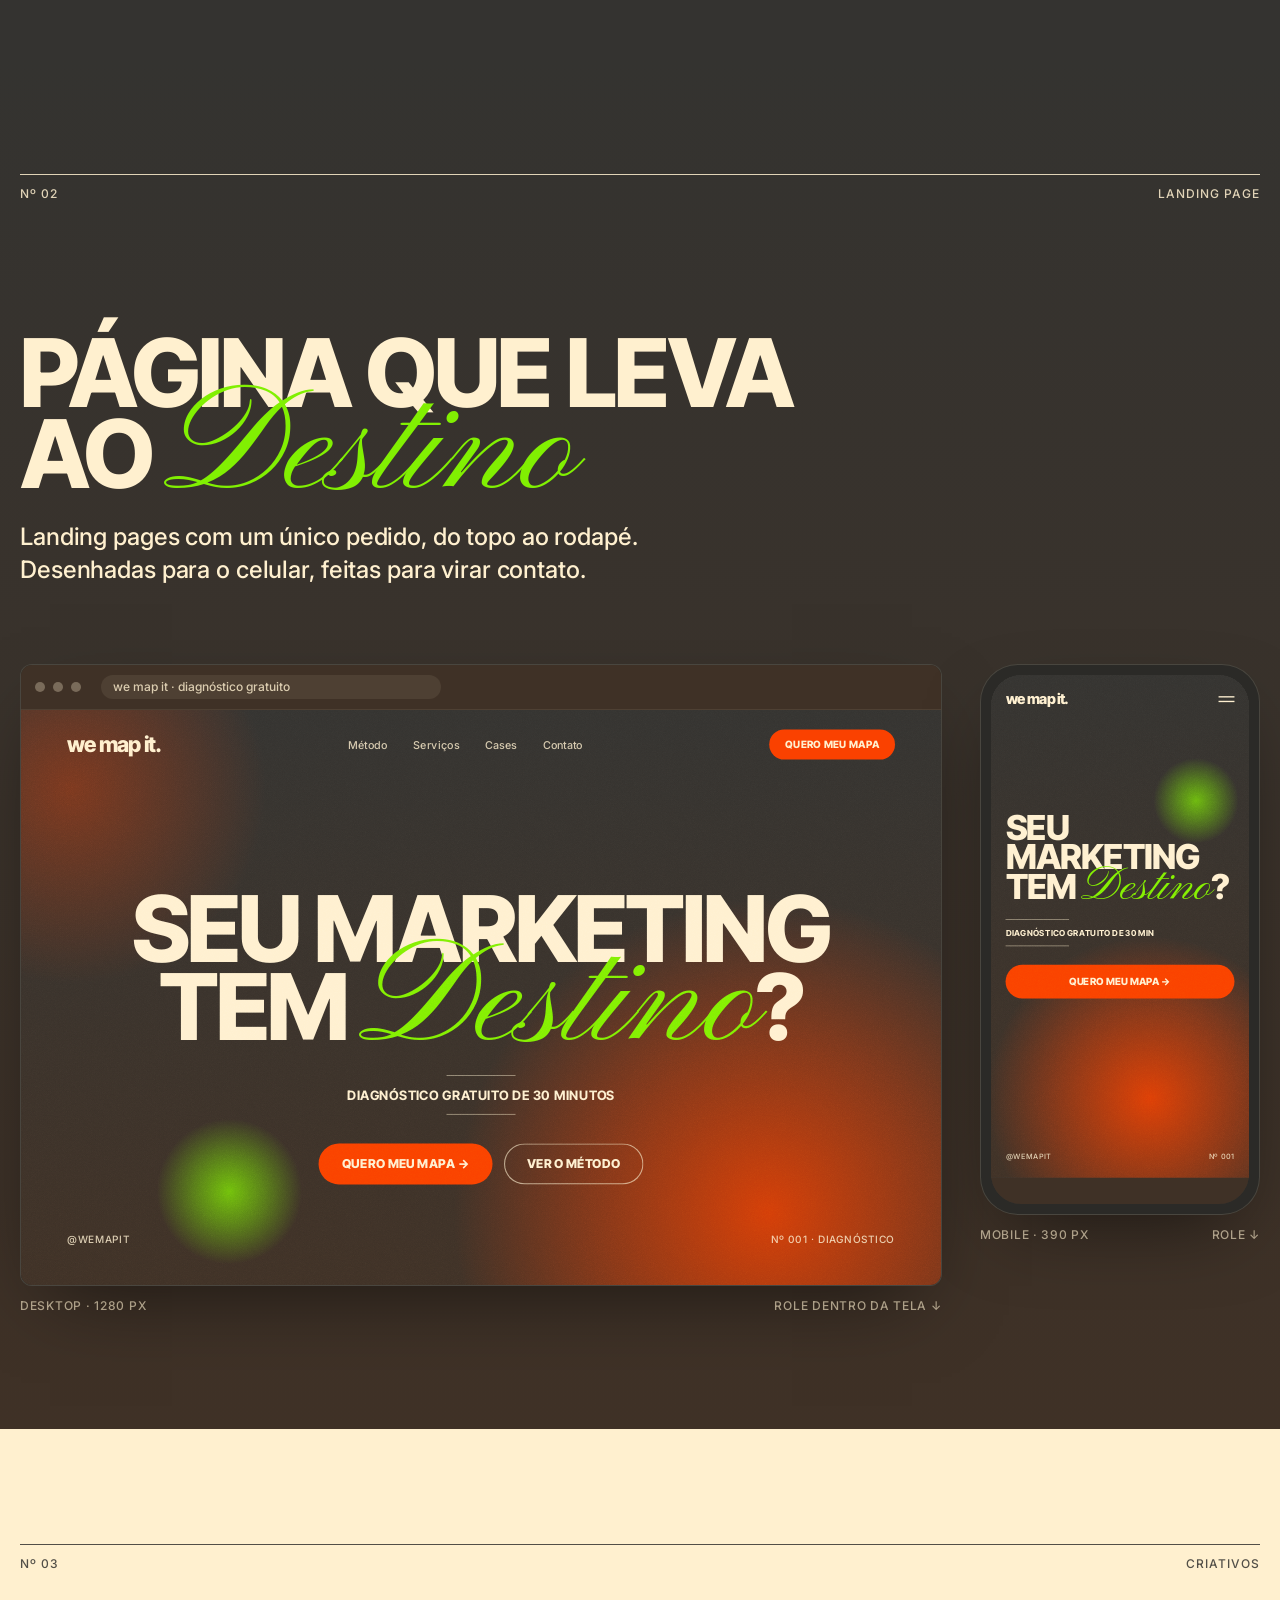
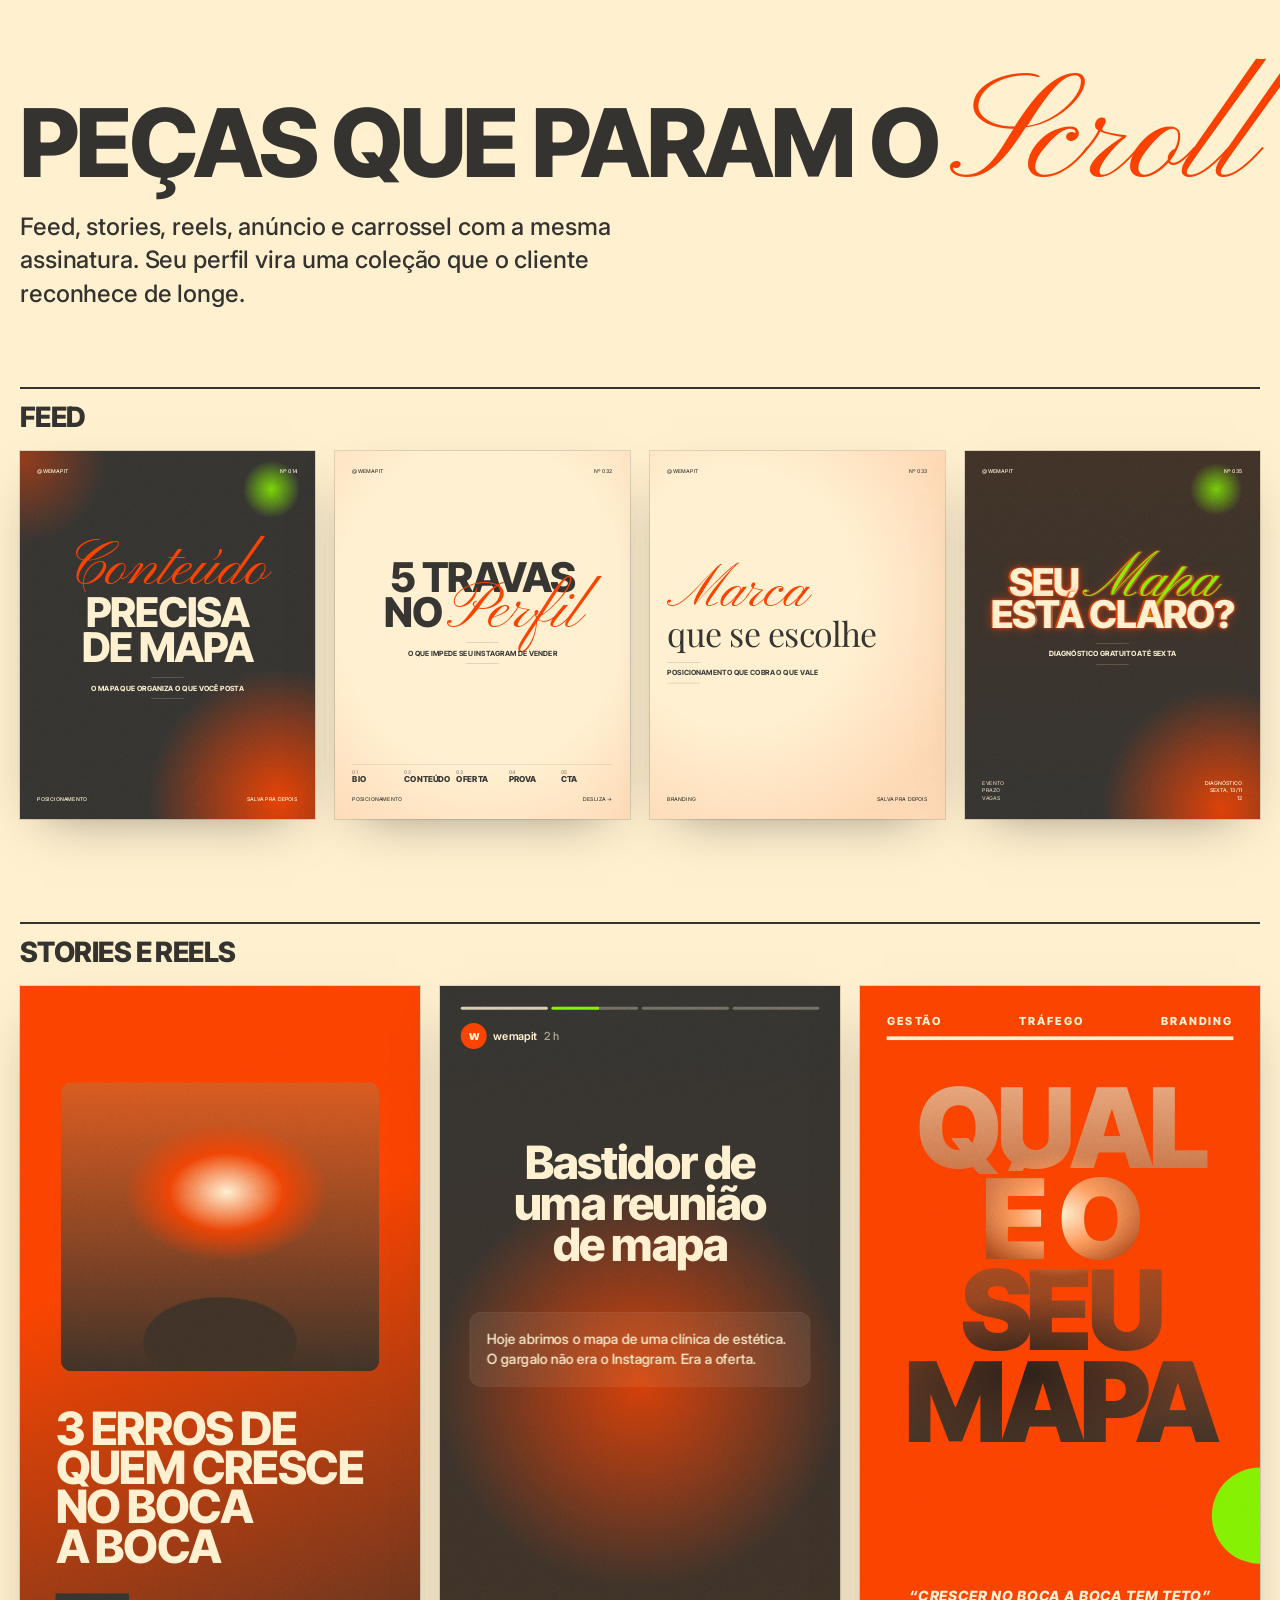
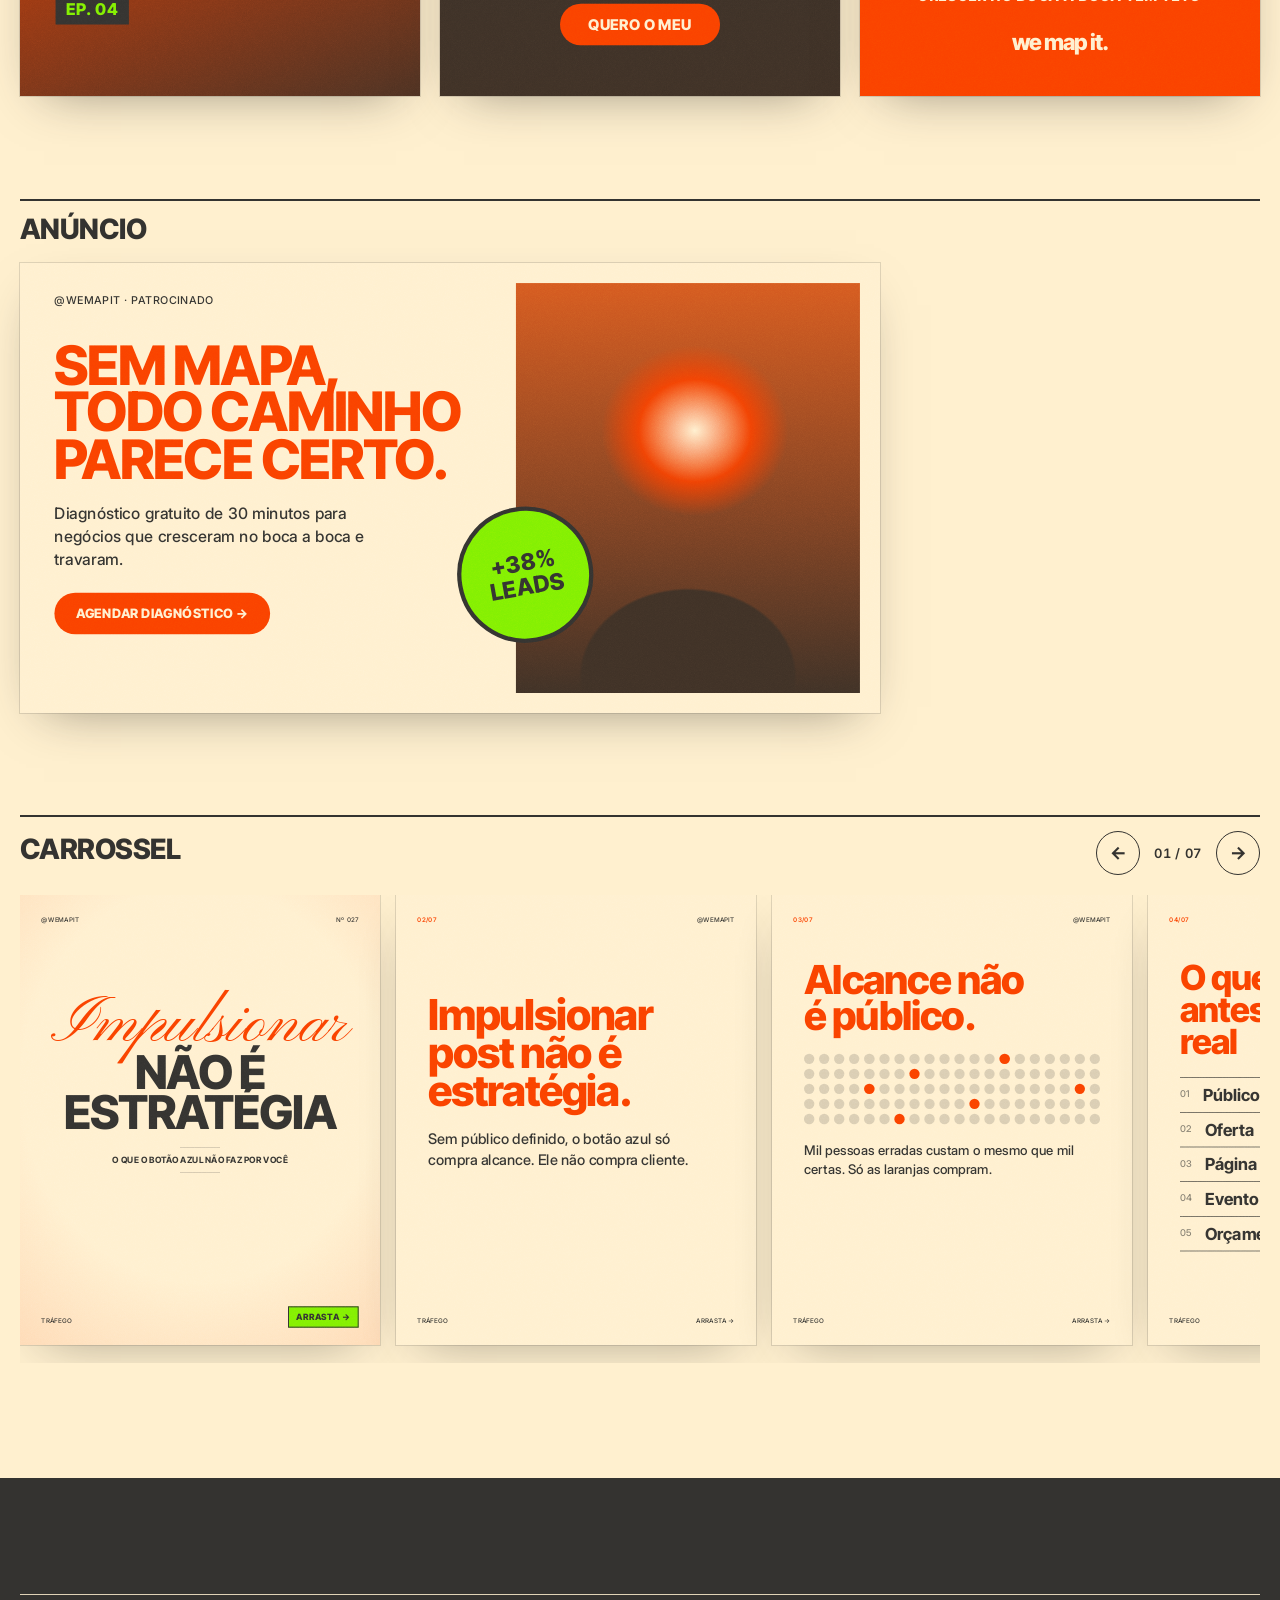
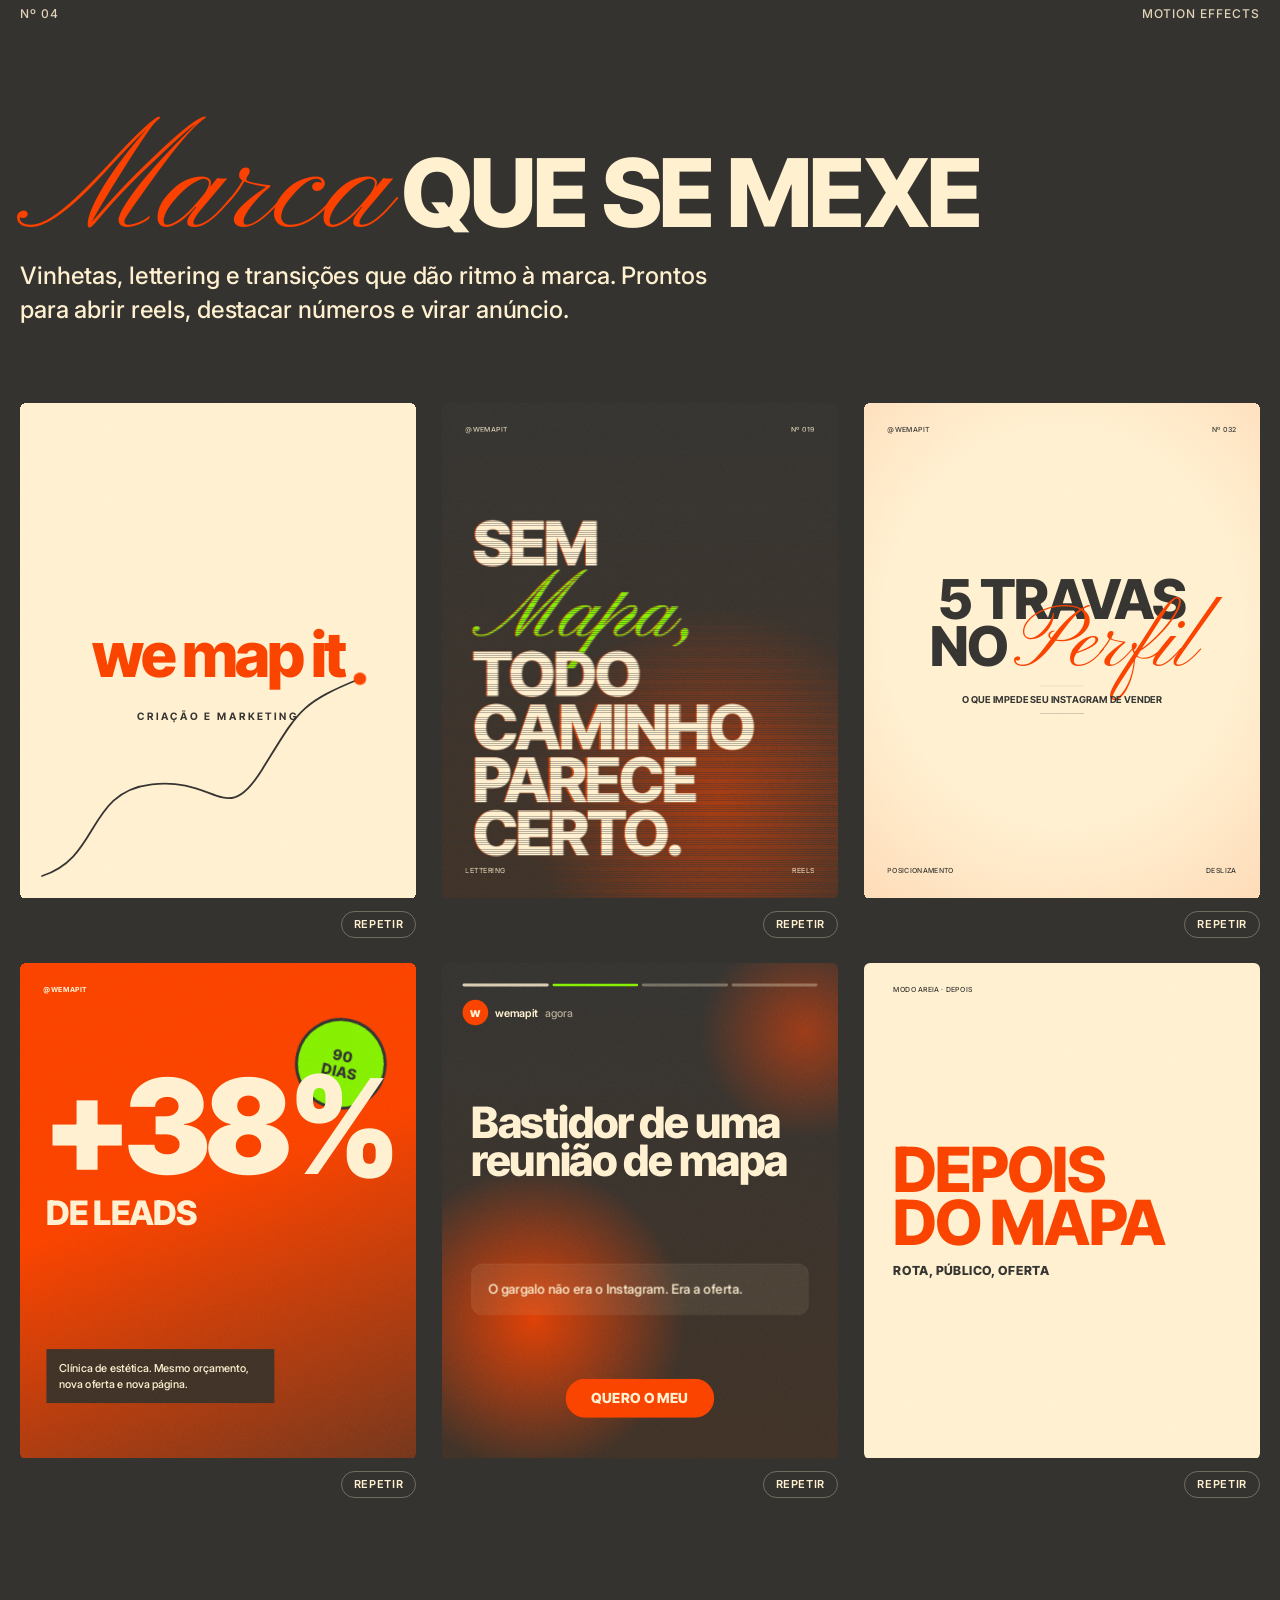
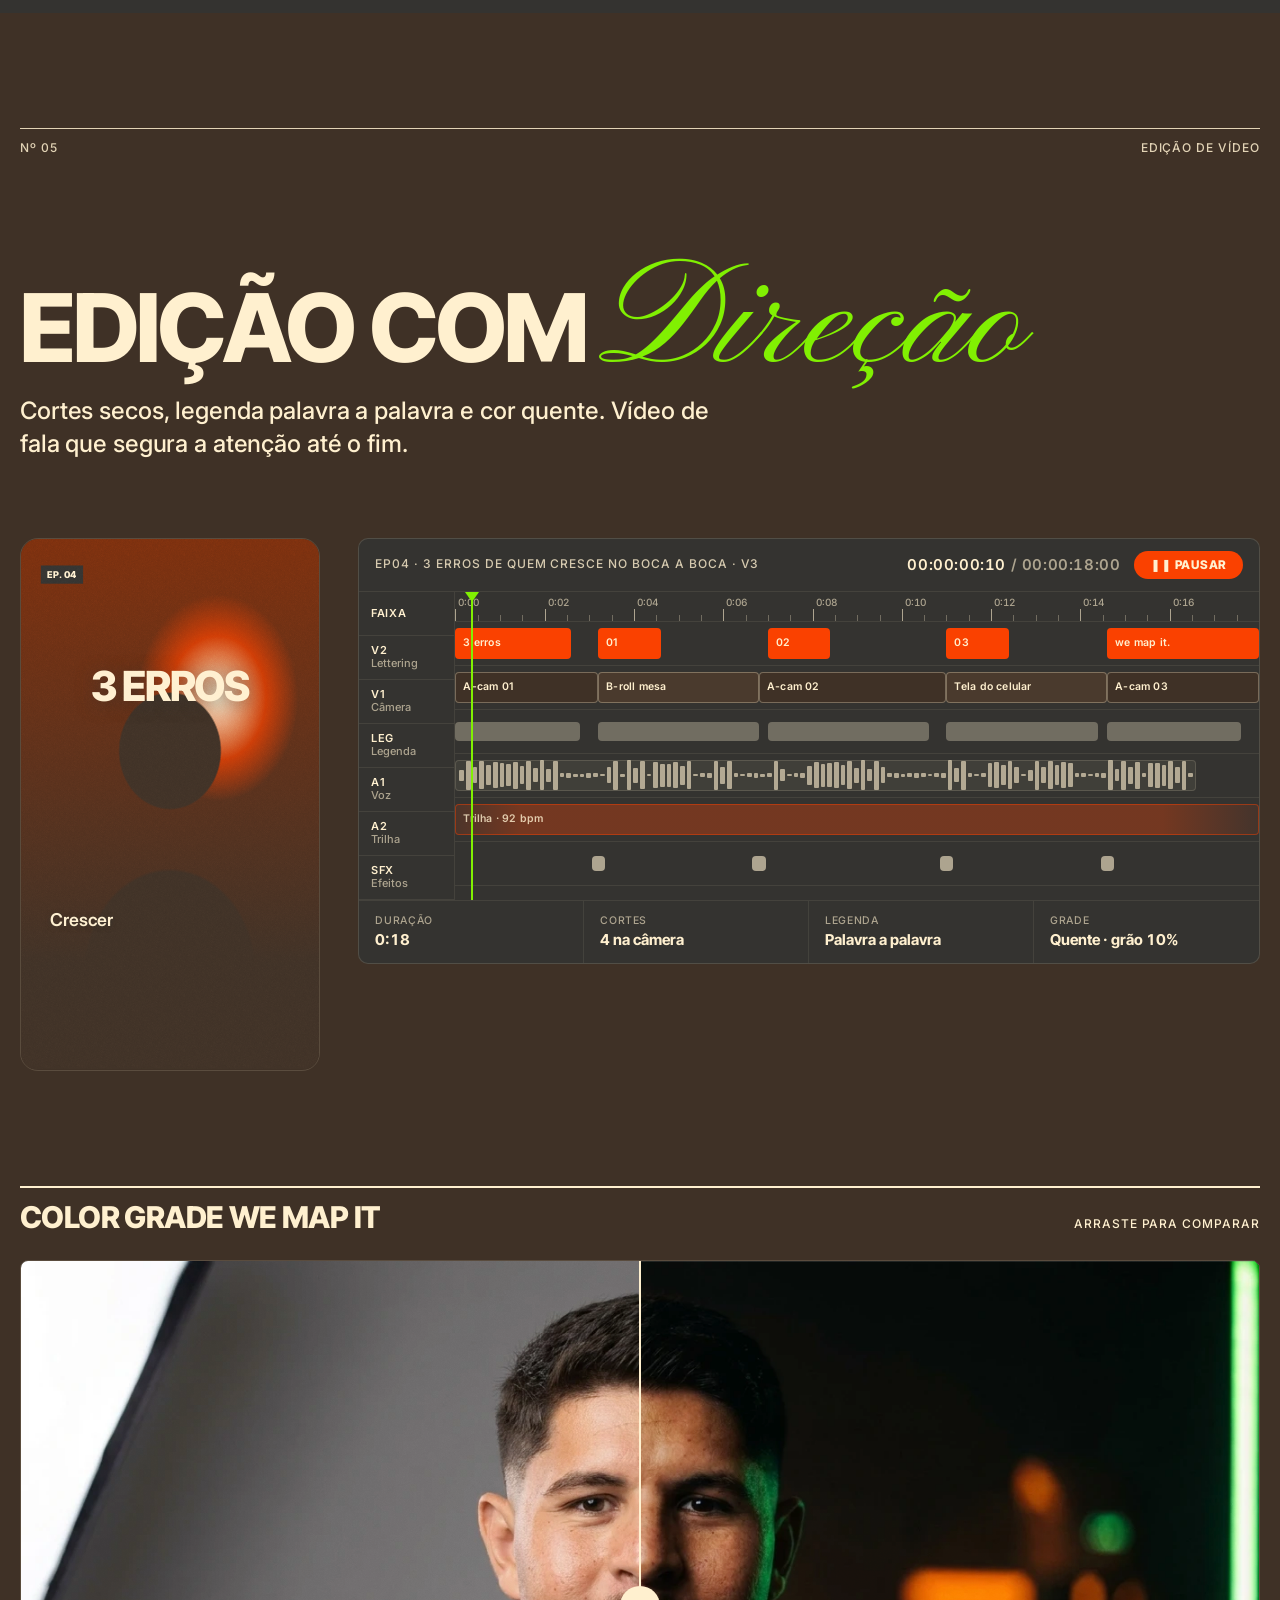
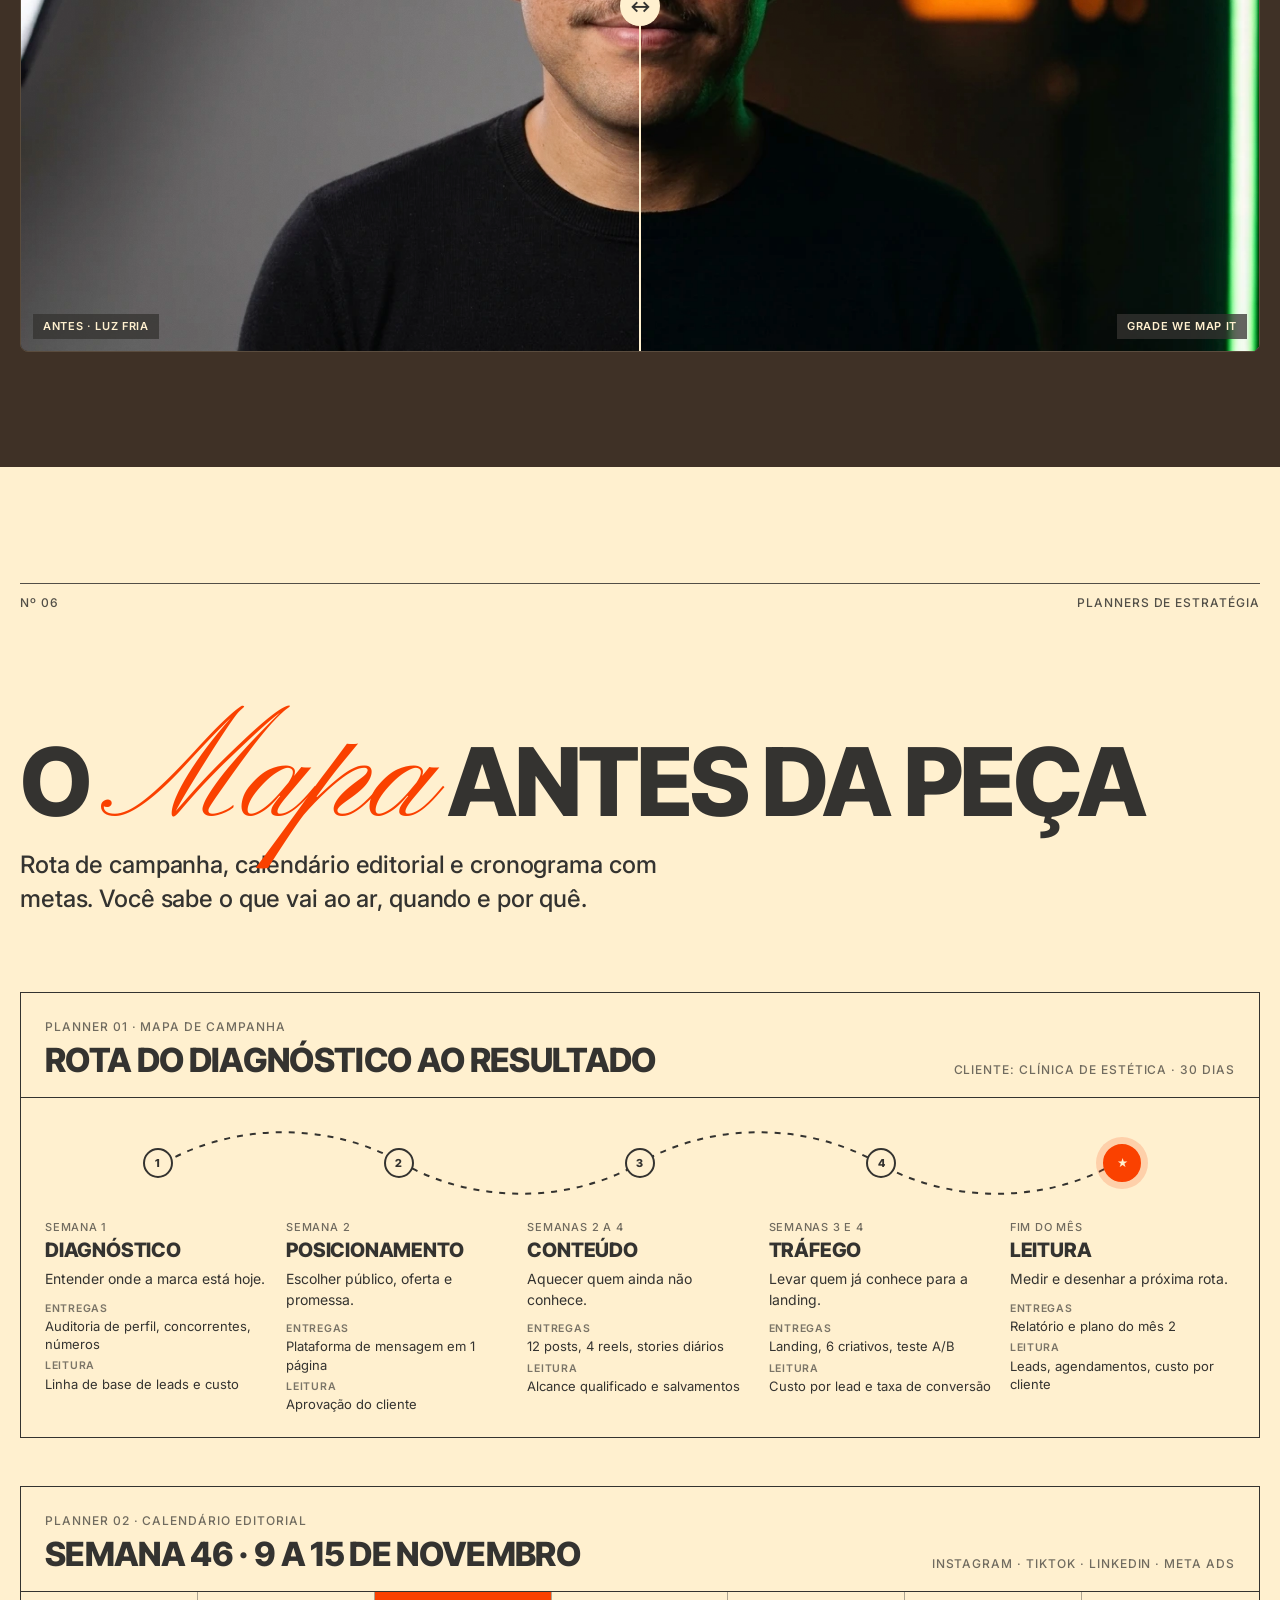
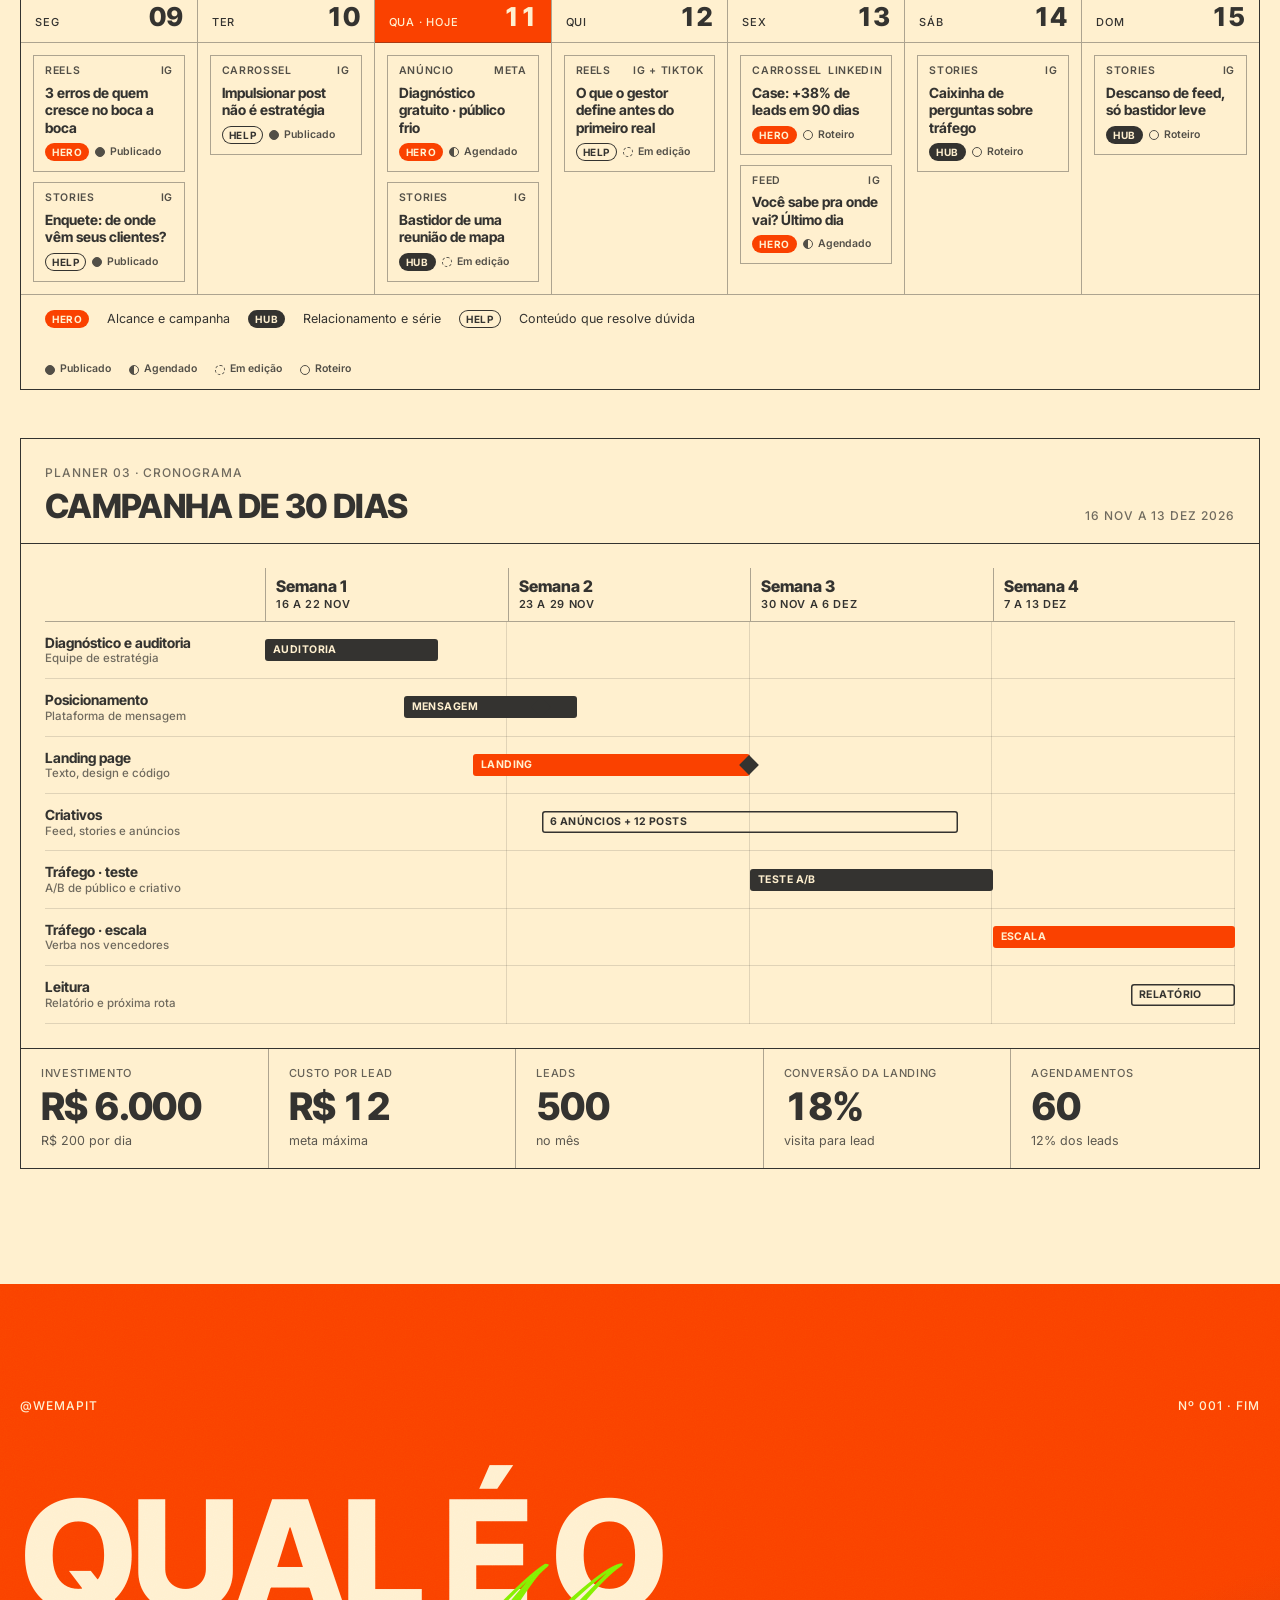
<file: portfolio/index.html>
<!DOCTYPE html>
<html lang="pt-BR">
<head>
<meta charset="utf-8">
<meta name="viewport" content="width=device-width, initial-scale=1, viewport-fit=cover">

<title>Portfólio | We Map It</title>
<meta name="description" content="Identidade visual, landing pages, criativos, motion, edição de vídeo e planejamento. Veja o que a We Map It entrega.">
<meta name="robots" content="index, follow">
<meta name="theme-color" content="#343330">
<link rel="canonical" href="https://wemapit.com.br/portfolio/">

<meta property="og:type" content="website">
<meta property="og:locale" content="pt_BR">
<meta property="og:site_name" content="We Map It">
<meta property="og:url" content="https://wemapit.com.br/portfolio/">
<meta property="og:title" content="Portfólio | We Map It">
<meta property="og:description" content="Identidade visual, landing pages, criativos, motion, edição de vídeo e planejamento. Veja o que a We Map It entrega.">
<meta property="og:image" content="https://wemapit.com.br/assets/images/og-image.jpg">
<meta property="og:image:width" content="1200">
<meta property="og:image:height" content="630">
<meta property="og:image:alt" content="We Map It, gestão de marketing e consultoria de branding">
<meta name="twitter:card" content="summary_large_image">
<meta name="twitter:title" content="Portfólio | We Map It">
<meta name="twitter:description" content="Identidade visual, landing pages, criativos, motion, edição de vídeo e planejamento. Veja o que a We Map It entrega.">
<meta name="twitter:image" content="https://wemapit.com.br/assets/images/og-image.jpg">

<link rel="icon" type="image/png" sizes="32x32" href="/assets/images/favicon-32.png">
<link rel="apple-touch-icon" sizes="180x180" href="/assets/images/apple-touch-icon.png">

<!-- Base que o artifact do Claude aplicava por fora: área segura do celular, margem zero e imagens fluidas -->
<style>
:root{padding-top:env(safe-area-inset-top,0px);padding-bottom:env(safe-area-inset-bottom,0px)}
body{margin:0}
img{max-width:100%}
[hidden]{display:none!important}
</style>
<link rel="preconnect" href="https://fonts.googleapis.com">
<link rel="preconnect" href="https://fonts.gstatic.com" crossorigin>
<link rel="stylesheet" href="https://fonts.googleapis.com/css2?family=Inter+Tight:ital,wght@0,400;0,500;0,600;0,700;0,800;0,900;1,800&family=Inter:wght@400;500;600&family=Pinyon+Script&family=Playfair+Display:wght@400&family=JetBrains+Mono:wght@400;500&display=swap">
<style>
/* Layout: faixas de ponta a ponta, uma por modo da Paleta Oficial (Laranja, Areia, Noite).
   Cada peça é desenhada no tamanho real (1080×1350, 1080×1920, 1280 px…) e escalada para caber. */
:root{
  --laranja:#FA4100; --areia:#FFF0CF; --verde:#81F002; --carvao:#343330; --cafe:#3F3126;
  --areia-80:rgba(255,240,207,.8); --areia-60:rgba(255,240,207,.6); --areia-30:rgba(255,240,207,.3);
  --areia-14:rgba(255,240,207,.14); --areia-08:rgba(255,240,207,.08);
  --carvao-70:rgba(52,51,48,.72); --carvao-40:rgba(52,51,48,.4); --carvao-15:rgba(52,51,48,.15); --carvao-08:rgba(52,51,48,.08);
  --f-title:"Inter Tight","Inter",system-ui,-apple-system,"Segoe UI",sans-serif;
  --f-script:"Pinyon Script","Snell Roundhand","Segoe Script",cursive;
  --f-text:"Inter",system-ui,-apple-system,"Segoe UI",sans-serif;
  --f-serif:"Playfair Display",Georgia,"Times New Roman",serif;
  --f-mono:"JetBrains Mono","DejaVu Sans Mono",Consolas,monospace;
  --noise:url("data:image/svg+xml,%3Csvg xmlns='http://www.w3.org/2000/svg' width='200' height='200'%3E%3Cfilter id='n'%3E%3CfeTurbulence type='fractalNoise' baseFrequency='.9' numOctaves='3' stitchTiles='stitch'/%3E%3CfeColorMatrix type='saturate' values='0'/%3E%3C/filter%3E%3Crect width='100%25' height='100%25' filter='url(%23n)'/%3E%3C/svg%3E");
  --gutter:max(16px,env(safe-area-inset-left,0px));
  color-scheme:dark;
}
*{box-sizing:border-box}
html{scroll-behavior:smooth}
@media (prefers-reduced-motion:reduce){html{scroll-behavior:auto}}
body{background:var(--carvao);color:var(--areia);font-family:var(--f-text);font-size:16px;line-height:1.55;-webkit-font-smoothing:antialiased}
body::before{content:"";position:fixed;inset:0 0 auto;height:env(safe-area-inset-top,0px);z-index:60;background:var(--carvao)}
a{color:inherit}
:focus-visible{outline:2px solid var(--verde);outline-offset:3px}
button{font:inherit;color:inherit;cursor:pointer}
.sr{position:absolute;width:1px;height:1px;overflow:hidden;clip:rect(0 0 0 0);white-space:nowrap}

/* ---------- Grão (obrigatório em toda peça) ---------- */
.grain{position:relative;isolation:isolate}
.grain::after{content:"";position:absolute;inset:0;background-image:var(--noise);background-size:200px;mix-blend-mode:overlay;opacity:.2;pointer-events:none;z-index:40}

/* ---------- Navegação ---------- */
.nav{position:sticky;top:env(safe-area-inset-top,0px);z-index:50;background:rgba(52,51,48,.94);backdrop-filter:blur(10px);-webkit-backdrop-filter:blur(10px);border-bottom:1px solid var(--areia-08);padding-left:var(--gutter);padding-right:max(16px,env(safe-area-inset-right,0px))}
.nav-in{max-width:1240px;margin-inline:auto;display:flex;align-items:center;justify-content:space-between;gap:24px;height:60px}
.wm{font:800 22px/1 var(--f-title);letter-spacing:-.045em;text-decoration:none;white-space:nowrap}
.nav ul{display:flex;gap:4px;list-style:none;margin:0;padding:0;overflow-x:auto;scrollbar-width:none}
.nav ul::-webkit-scrollbar{display:none}
.nav a.l{display:block;padding:8px 12px;font:500 12px/1 var(--f-text);letter-spacing:.06em;text-transform:uppercase;text-decoration:none;color:var(--areia-80);border-radius:999px;white-space:nowrap}
.nav a.l:hover{background:var(--areia-08);color:var(--areia)}
.nav a.l b{font-weight:600;color:var(--laranja);margin-right:6px}
@media (max-width:860px){.nav ul{display:none}}
.nav-tag{font:500 11px/1 var(--f-text);letter-spacing:.08em;text-transform:uppercase;color:var(--areia-60)}
@media (min-width:861px){.nav-tag{display:none}}

/* ---------- Faixas ---------- */
.band{padding-block:clamp(72px,9vw,136px);padding-left:var(--gutter);padding-right:max(16px,env(safe-area-inset-right,0px));position:relative}
.wrap{max-width:1240px;margin-inline:auto;position:relative}
.b-laranja{background:linear-gradient(160deg,var(--laranja) 0%,var(--laranja) 52%,var(--cafe) 135%);color:var(--areia)}
.b-areia{background:var(--areia);color:var(--carvao)}
.b-noite{background:linear-gradient(180deg,var(--carvao) 0%,var(--cafe) 100%);color:var(--areia)}
.b-carvao{background:var(--carvao);color:var(--areia)}
.b-cafe{background:var(--cafe);color:var(--areia)}

/* ---------- Tipografia do sistema ---------- */
.meta{font:500 12px/1.2 var(--f-text);letter-spacing:.08em;text-transform:uppercase}
.display{font:800 clamp(46px,7.4vw,108px)/.85 var(--f-title);letter-spacing:-.03em;text-transform:uppercase;margin:0;text-wrap:balance}
/* Palavra em script: substitui a palavra forte da própria frase, na cor do título, 1,4× a 1,8× o corpo.
   .w = na mesma linha (linha de base alinhada) · .w.solo = sozinha na linha de cima */
.w{font-family:var(--f-script);font-weight:400;font-style:normal;text-transform:none;letter-spacing:0;font-size:var(--wk,1.6em);line-height:0;color:inherit;margin:0 -.02em}
.w.l,.o.l{color:var(--laranja)}.w.v,.o.v{color:var(--verde)}
.w.solo{display:block;font-size:var(--wk,1.5em);line-height:.92;margin:0 0 -.04em}
.apoio{font:700 13px/1.3 var(--f-title);letter-spacing:.06em;text-transform:uppercase;display:inline-flex;flex-direction:column;align-items:flex-start;gap:12px}
.apoio::before,.apoio::after{content:"";width:72px;height:1px;background:currentColor;opacity:.55}
.lead{font-size:clamp(17px,1.5vw,19px);line-height:1.6;max-width:56ch;margin:0}

/* Cabeçalho de seção: título pesado + uma palavra em script invadindo a linha de cima */
.sh{display:grid;grid-template-columns:minmax(0,1fr);gap:clamp(28px,5vw,72px);align-items:end;margin-bottom:clamp(44px,6vw,80px)}
@media (max-width:820px){.sh{grid-template-columns:minmax(0,1fr)}}
.sh-meta{display:flex;justify-content:space-between;gap:16px;border-top:1px solid currentColor;padding-top:12px;margin-bottom:clamp(56px,7vw,92px);opacity:.85}
.sh-title{position:relative;padding-top:.45em}
.pitch{margin:0;max-width:46ch;font:500 clamp(18px,1.9vw,24px)/1.4 var(--f-text);letter-spacing:-.005em;text-wrap:pretty}
.sh .pitch{margin-top:calc(-1 * clamp(8px,3vw,40px))}
.about-lead{display:flex;flex-direction:column;gap:clamp(18px,2.4vw,28px)}
.about-lead .pitch{color:var(--carvao)}

/* ---------- Escalador: peças desenhadas em px reais ---------- */
.frame{position:relative;width:100%;max-width:100%;overflow:hidden;aspect-ratio:var(--ar)}
.frame>.stage,.frame>.sizer>.stage{position:absolute;top:0;left:0;transform-origin:0 0;transform:scale(var(--s,.3))}
.frame--scroll{overflow-y:auto;overflow-x:hidden;overscroll-behavior:contain;scrollbar-width:thin;scrollbar-color:var(--areia-30) transparent}
.sizer{position:relative;overflow:hidden}
.s45{width:1080px;height:1350px}
.s916{width:1080px;height:1920px}
.sad{width:1200px;height:628px}
.slp{width:1280px}
.smob{width:390px}

/* Peças: base comum */
.pc{position:absolute;inset:0;overflow:hidden;font-family:var(--f-text)}
.pc .k{position:absolute;font:500 19px/1 var(--f-text);letter-spacing:.04em;text-transform:uppercase;z-index:5}
.k.tl{top:64px;left:64px}.k.tr{top:64px;right:64px}.k.bl{bottom:64px;left:64px}.k.br{bottom:64px;right:64px}
.pc .t{font:800 150px/.85 var(--f-title);letter-spacing:-.03em;text-transform:uppercase;margin:0;position:relative;z-index:2}
.pc .ap{font:700 26px/1.2 var(--f-title);letter-spacing:.02em;text-transform:uppercase;display:flex;flex-direction:column;align-items:center;gap:22px;position:relative;z-index:4}
.pc .ap::before,.pc .ap::after{content:"";width:120px;height:1px;background:currentColor;opacity:.6}
.pc .ap.left{align-items:flex-start}
.glow{position:absolute;border-radius:50%;pointer-events:none}
.ctr{position:absolute;left:0;right:0;display:flex;flex-direction:column;align-items:center;text-align:center}
.tb{position:relative;display:block;align-self:stretch}

/* ---------- HERO ---------- */
.hero{padding-block:clamp(40px,5vw,64px) clamp(56px,7vw,96px);overflow:hidden}
.hero .wrap{display:flex;flex-direction:column;gap:clamp(40px,6vw,72px)}
.corners{display:flex;justify-content:space-between;gap:16px}
.hero-title{position:relative;font:800 clamp(52px,11.2vw,170px)/.85 var(--f-title);letter-spacing:-.035em;text-transform:uppercase;margin:clamp(72px,9vw,128px) 0 0;color:var(--areia)}
.hero-title .ln{display:block;position:relative;z-index:2}
.sticker{display:grid;place-items:center;text-align:center;border-radius:50%;background:var(--verde);color:var(--carvao);border:4px solid var(--carvao);font:800 14px/1.05 var(--f-title);letter-spacing:.02em;text-transform:uppercase}
.hero-sticker{position:absolute;right:clamp(0px,2vw,24px);top:clamp(56px,8vw,120px);width:clamp(92px,11vw,132px);aspect-ratio:1;transform:rotate(12deg);z-index:4}
@media (max-width:620px){.hero-sticker{top:-34px;right:0;width:80px;font-size:11px;border-width:3px}}
.hero-low{display:grid;grid-template-columns:minmax(0,auto) minmax(0,1fr);gap:clamp(24px,4vw,56px);align-items:start}
@media (max-width:760px){.hero-low{grid-template-columns:minmax(0,1fr)}}
.tarja{background:var(--cafe);color:var(--areia);padding:22px 26px;max-width:62ch}
.tarja p{margin:0;font-size:clamp(16px,1.4vw,18px);line-height:1.6}
.index{display:grid;grid-template-columns:repeat(6,minmax(0,1fr));border-top:1px solid var(--areia-60)}
.index a{text-decoration:none;padding:14px 12px 0 0;display:flex;flex-direction:column;gap:6px}
.index a span{font:500 12px/1 var(--f-text);letter-spacing:.06em;opacity:.75}
.index a b{font:800 clamp(15px,1.8vw,24px)/1 var(--f-title);letter-spacing:-.01em;text-transform:uppercase}
.index a:hover b{text-decoration:underline;text-underline-offset:4px;text-decoration-thickness:2px}
@media (max-width:620px){.index{grid-template-columns:repeat(3,minmax(0,1fr));row-gap:16px}}
.route-svg{position:absolute;right:-4%;bottom:-6%;width:min(62%,760px);height:auto;opacity:.5;pointer-events:none;z-index:0}
.route-svg path{fill:none;stroke:var(--areia);stroke-width:2;stroke-dasharray:1400;stroke-dashoffset:0}
@keyframes rise{from{transform:translateY(.4em);opacity:0}to{transform:none;opacity:1}}
@keyframes wipe{from{clip-path:inset(0 100% 0 0)}to{clip-path:inset(0 0 0 0)}}
@keyframes draw{from{stroke-dashoffset:1400}to{stroke-dashoffset:0}}
@keyframes pop{0%{transform:scale(0) rotate(-30deg)}70%{transform:scale(1.12) rotate(16deg)}100%{transform:scale(1) rotate(12deg)}}
.hero-title .ln{animation:rise .9s cubic-bezier(.16,1,.3,1) both}
.hero-title .ln:nth-child(2){animation-delay:.08s}.hero-title .ln:nth-child(3){animation-delay:.16s}
.route-svg path{animation:draw 2.6s .2s cubic-bezier(.65,0,.35,1) both}
.hero-sticker{animation:pop .7s 1.2s cubic-bezier(.34,1.56,.64,1) both}

/* ---------- QUEM SOMOS ---------- */
.about-grid{display:grid;grid-template-columns:minmax(0,1.1fr) minmax(0,1fr);gap:clamp(32px,6vw,96px);align-items:start}
@media (max-width:820px){.about-grid{grid-template-columns:minmax(0,1fr)}}
.statement{font:800 clamp(34px,4.6vw,64px)/.95 var(--f-title);letter-spacing:-.03em;color:var(--laranja);margin:0;text-wrap:balance}
.fronts{display:grid;gap:0;margin-top:8px}
.front{display:grid;grid-template-columns:minmax(0,150px) minmax(0,1fr);gap:20px;padding:20px 0;border-top:1px solid var(--carvao-40)}
.front:last-child{border-bottom:1px solid var(--carvao-40)}
.front b{font:800 22px/1 var(--f-title);text-transform:uppercase;letter-spacing:-.01em}
.front p{margin:0;color:var(--carvao)}
@media (max-width:480px){.front{grid-template-columns:minmax(0,1fr);gap:6px}}
.sub-h{display:flex;justify-content:space-between;align-items:baseline;gap:16px;margin:clamp(72px,9vw,120px) 0 28px;padding-top:14px;border-top:2px solid currentColor}
.sub-h h3{font:800 clamp(22px,2.4vw,30px)/1 var(--f-title);text-transform:uppercase;letter-spacing:-.02em;margin:0}
.method{display:grid;grid-template-columns:repeat(4,minmax(0,1fr));gap:24px;position:relative}
.method::before{content:"";position:absolute;left:10px;right:12%;top:10px;border-top:2px dashed var(--carvao-40)}
.step{position:relative;display:flex;flex-direction:column;gap:10px;padding-top:40px}
.step::before{content:"";position:absolute;top:0;left:0;width:22px;height:22px;border-radius:50%;background:var(--areia);border:2px solid var(--carvao)}
.step:last-child::before{background:var(--laranja);border-color:var(--laranja);box-shadow:0 0 0 6px rgba(250,65,0,.18)}
.step .meta{opacity:.7}
.step b{font:800 26px/1 var(--f-title);text-transform:uppercase;letter-spacing:-.02em}
.step p{margin:0;font-size:15px}
@media (max-width:760px){.method{grid-template-columns:minmax(0,1fr) minmax(0,1fr);row-gap:36px}.method::before{display:none}}
.swatch-row{display:grid;grid-template-columns:repeat(5,minmax(0,1fr));gap:12px}
@media (max-width:760px){.swatch-row{grid-template-columns:repeat(2,minmax(0,1fr))}.swc:first-child{grid-column:1/-1;aspect-ratio:auto;min-height:170px}}
.swc{aspect-ratio:3/4;display:flex;flex-direction:column;justify-content:space-between;padding:clamp(14px,1.6vw,20px);box-shadow:inset 0 0 0 1px var(--areia-14)}
.swc span{font:500 10.5px/1 var(--f-text);letter-spacing:.16em;text-transform:uppercase}
.swc b{display:block;font:800 clamp(20px,2.2vw,30px)/.95 var(--f-title);letter-spacing:-.02em}
.swc code{display:block;margin-top:10px;font:400 13px/1 var(--f-mono)}
.mini{box-shadow:inset 0 0 0 1px var(--areia-14)}
.mode-cap{display:grid;gap:10px}
.mode-cap b{font:800 15px/1 var(--f-title);text-transform:uppercase;letter-spacing:.02em}
.strip{display:flex;height:10px}
.strip i{display:block}
.b-carvao .ts{border-color:var(--areia-14)}
.b-carvao .ts small{opacity:.6}
.demo{box-shadow:inset 0 0 0 1px var(--areia-14)}
.trio{display:grid;grid-template-columns:repeat(3,minmax(0,1fr));gap:16px}
@media (max-width:760px){.trio{grid-template-columns:minmax(0,1fr)}}
.trio figure{display:flex;flex-direction:column;gap:10px;min-width:0}
.mini{position:relative;aspect-ratio:4/4.4;padding:clamp(16px,2vw,24px);display:flex;flex-direction:column;overflow:hidden}
.mini .top{display:flex;justify-content:space-between;align-items:center;font:500 11px/1 var(--f-text);letter-spacing:.18em;position:relative}
.mini .pill{font:800 11px/1 var(--f-title);letter-spacing:.04em;padding:6px 12px;border-radius:999px;background:var(--verde);color:var(--carvao)}
.mini h4{font:800 clamp(24px,2.6vw,34px)/.95 var(--f-title);letter-spacing:-.03em;margin:26px 0 0;position:relative}
.mini .sup{margin-top:auto;font-size:13px;line-height:1.5;position:relative}
.typo{display:grid;grid-template-columns:minmax(0,1fr) minmax(0,1fr);gap:clamp(28px,4vw,56px);align-items:start}
@media (max-width:900px){.typo{grid-template-columns:minmax(0,1fr)}}
.type-spec{display:grid;gap:0}
.ts{display:grid;grid-template-columns:minmax(0,1fr) auto;gap:16px;align-items:end;border-top:1px solid var(--carvao-40);padding:18px 0}
.ts:last-child{border-bottom:1px solid var(--carvao-40)}
.ts .s1{font:800 clamp(52px,6vw,84px)/.85 var(--f-title);letter-spacing:-.03em}
.ts .s2{font:800 clamp(30px,3.4vw,46px)/.85 var(--f-title);letter-spacing:-.03em;text-transform:uppercase;padding-top:.35em}
.ts .s3{font:500 18px/1 var(--f-text);letter-spacing:.04em;text-transform:uppercase}
.ts .s4{font:400 clamp(40px,4.6vw,60px)/.95 var(--f-serif)}
.ts small{display:block;text-align:right;font:500 11px/1.5 var(--f-text);letter-spacing:.05em;text-transform:uppercase;opacity:.75}
.demos{display:grid;gap:16px}
.demo{padding:clamp(22px,3vw,34px);display:flex;flex-direction:column;align-items:center;text-align:center;gap:18px}
.demo .k2{align-self:stretch;display:flex;justify-content:space-between;font:500 11px/1 var(--f-text);letter-spacing:.08em;text-transform:uppercase;opacity:.8}
.demo h4{font:800 clamp(40px,5vw,64px)/.85 var(--f-title);letter-spacing:-.03em;text-transform:uppercase;margin:0;padding-top:.3em}

/* ---------- LANDING ---------- */
.lp-show{display:grid;grid-template-columns:minmax(0,1fr) minmax(0,280px);gap:clamp(20px,3vw,40px);align-items:start}
@media (max-width:900px){.lp-show{grid-template-columns:minmax(0,1fr)}.phone{max-width:300px;margin-inline:auto}}
.browser{border-radius:12px;overflow:hidden;background:#2b2a27;border:1px solid var(--areia-14);box-shadow:0 30px 80px -30px rgba(0,0,0,.6)}
.browser-bar{display:flex;align-items:center;gap:8px;padding:10px 14px;background:var(--cafe);border-bottom:1px solid var(--areia-08)}
.browser-bar i{width:10px;height:10px;border-radius:50%;background:var(--areia-30)}
.url{margin-left:12px;flex:1;max-width:340px;padding:5px 12px;border-radius:999px;background:var(--areia-08);font:500 12px/1.2 var(--f-text);color:var(--areia-80);white-space:nowrap;overflow:hidden;text-overflow:ellipsis}
.phone{border-radius:38px;padding:10px;background:#2b2a27;border:1px solid var(--areia-14);box-shadow:0 30px 80px -30px rgba(0,0,0,.6)}
.phone .frame{border-radius:30px}
.hint{font:500 12px/1.3 var(--f-text);letter-spacing:.06em;text-transform:uppercase;color:var(--areia-60);margin-top:12px;display:flex;justify-content:space-between;gap:12px}

/* Landing (dentro do palco 1280px) */
.lp{width:1280px;background:var(--carvao);color:var(--areia);font-family:var(--f-text);font-size:18px;line-height:1.55}
.lp .wmk{font:800 30px/1 var(--f-title);letter-spacing:-.045em}
.lp-nav{position:absolute;top:0;left:0;right:0;height:96px;display:flex;align-items:center;justify-content:space-between;padding:0 64px;z-index:10}
.lp-nav nav{display:flex;gap:36px;font:500 15px/1 var(--f-text);color:var(--areia-80)}
.btn{display:inline-flex;align-items:center;gap:12px;border-radius:999px;font:800 17px/1 var(--f-title);letter-spacing:.02em;text-transform:uppercase;padding:20px 32px;border:0;white-space:nowrap}
.btn-l{background:var(--laranja);color:var(--areia)}
.btn-o{background:transparent;color:var(--areia);box-shadow:inset 0 0 0 1.5px var(--areia-60)}
.btn-sm{padding:14px 22px;font-size:14px}
.lp-hero{position:relative;height:800px;overflow:hidden;background:linear-gradient(180deg,var(--carvao) 0%,var(--cafe) 100%)}
.lp-hero .k{position:absolute;font:500 14px/1 var(--f-text);letter-spacing:.06em;text-transform:uppercase;color:var(--areia-80);z-index:5}
.lp .t{font:800 128px/.85 var(--f-title);letter-spacing:-.03em;text-transform:uppercase;margin:0;position:relative;z-index:2}
.lp .ap{font:700 18px/1.2 var(--f-title);letter-spacing:.04em;text-transform:uppercase;display:flex;flex-direction:column;align-items:center;gap:16px}
.lp .ap::before,.lp .ap::after{content:"";width:96px;height:1px;background:currentColor;opacity:.6}
.lp-sec{padding:112px 64px;position:relative}
.lp-eyebrow{font:500 14px/1 var(--f-text);letter-spacing:.08em;text-transform:uppercase;margin-bottom:22px;opacity:.8}
.lp h3{font:800 64px/.92 var(--f-title);letter-spacing:-.03em;margin:0 0 56px;max-width:900px}
.glass{background:rgba(255,240,207,.08);border:1px solid rgba(255,240,207,.16);backdrop-filter:blur(18px);-webkit-backdrop-filter:blur(18px);border-radius:24px;padding:36px}
.lp-cards{display:grid;grid-template-columns:repeat(3,1fr);gap:24px}
.lp-cards .glass b{display:block;font:800 30px/1 var(--f-title);text-transform:uppercase;letter-spacing:-.02em;margin:18px 0 14px}
.lp-cards ul{margin:20px 0 0;padding:0;list-style:none;display:grid;gap:10px;font-size:16px;color:var(--areia-80)}
.lp-cards li{padding-top:10px;border-top:1px solid var(--areia-14)}
.lp-steps{display:grid;grid-template-columns:repeat(4,1fr);gap:28px;position:relative}
.lp-steps::before{content:"";position:absolute;top:14px;left:14px;right:22%;border-top:2px dashed var(--carvao-40)}
.lp-steps div{position:relative;padding-top:56px}
.lp-steps div::before{content:"";position:absolute;top:0;left:0;width:30px;height:30px;border-radius:50%;background:var(--areia);border:2.5px solid var(--carvao)}
.lp-steps div:last-child::before{background:var(--laranja);border-color:var(--laranja)}
.lp-steps b{display:block;font:800 30px/1 var(--f-title);text-transform:uppercase;margin:10px 0 12px}
.lp-steps p{margin:0;font-size:16.5px}

/* ---------- CRIATIVOS ---------- */
.group-h{display:flex;justify-content:space-between;align-items:baseline;gap:16px;flex-wrap:wrap;margin:0 0 20px;padding-top:14px;border-top:2px solid currentColor}
.group-h h3{font:800 clamp(20px,2.2vw,28px)/1 var(--f-title);text-transform:uppercase;letter-spacing:-.02em;margin:0}
.group-h .meta{opacity:.7}
.feed{display:grid;grid-template-columns:repeat(4,minmax(0,1fr));gap:clamp(12px,1.6vw,22px)}
@media (max-width:980px){.feed{grid-template-columns:repeat(2,minmax(0,1fr))}}
.verts{display:grid;grid-template-columns:repeat(3,minmax(0,1fr));gap:clamp(12px,1.6vw,22px)}
@media (max-width:760px){.verts{grid-template-columns:repeat(2,minmax(0,1fr))}.verts figure:last-child{grid-column:1/-1;max-width:calc(50% - 8px)}}
fig,figure{margin:0}
.piece{display:flex;flex-direction:column;gap:12px;min-width:0}
.piece .frame{box-shadow:0 18px 50px -24px rgba(52,51,48,.55)}
.b-areia .piece .frame{outline:1px solid var(--carvao-15)}
.gap-xl{height:clamp(64px,8vw,104px)}
.ad-row{display:grid;grid-template-columns:minmax(0,860px);gap:clamp(20px,3vw,40px);align-items:end}
@media (max-width:820px){.ad-row{grid-template-columns:minmax(0,1fr)}}
/* carrossel */
.car-ctrl{display:flex;align-items:center;gap:10px}
.car-ctrl button{width:44px;height:44px;border-radius:50%;border:1.5px solid var(--carvao);background:transparent;color:var(--carvao);display:grid;place-items:center;font:700 18px/1 var(--f-title)}
.car-ctrl button:hover{background:var(--carvao);color:var(--areia)}
.car-ctrl output{font:600 13px/1 var(--f-text);font-variant-numeric:tabular-nums;letter-spacing:.06em;min-width:56px;text-align:center}
.track{display:grid;grid-auto-flow:column;grid-auto-columns:min(360px,78%);gap:16px;overflow-x:auto;scroll-snap-type:x mandatory;padding-bottom:18px;scrollbar-width:thin;scrollbar-color:var(--carvao-40) transparent}
.track>figure{scroll-snap-align:start}
.track .frame{outline:1px solid var(--carvao-15);box-shadow:0 18px 50px -24px rgba(52,51,48,.45)}

/* ---------- MOTION ---------- */
.motion-grid{display:grid;grid-template-columns:repeat(3,minmax(0,1fr));gap:clamp(14px,2vw,28px)}
@media (max-width:900px){.motion-grid{grid-template-columns:repeat(2,minmax(0,1fr))}}
@media (max-width:520px){.motion-grid{grid-template-columns:minmax(0,1fr)}}
.mt{display:flex;flex-direction:column;gap:12px;min-width:0}
.mt .frame{border-radius:6px}
.mt-cap{display:flex;justify-content:flex-end;align-items:flex-start;gap:12px}
.replay{flex:none;border:1px solid var(--areia-30);background:transparent;border-radius:999px;padding:7px 12px;font:600 11px/1 var(--f-text);letter-spacing:.06em;text-transform:uppercase}
.replay:hover{background:var(--areia-08)}

/* M1 logo */
.m1{background:var(--areia)}
.m1 svg{position:absolute;inset:0;width:100%;height:100%}
.m1 path{fill:none;stroke:var(--carvao);stroke-width:5;stroke-linecap:round;stroke-dasharray:1600;stroke-dashoffset:0}
.m1 .wmk{position:absolute;left:0;right:0;top:600px;text-align:center;font:800 170px/1 var(--f-title);letter-spacing:-.05em;color:var(--laranja)}
.m1 .wmk span{display:inline-block}
.m1 .pin{position:absolute;left:910px;top:735px;width:34px;height:34px;border-radius:50%;background:var(--laranja)}
.m1 .ring{position:absolute;left:887px;top:712px;width:80px;height:80px;border-radius:50%;border:4px solid var(--laranja);opacity:0}
.m1 .tag{position:absolute;left:0;right:0;top:840px;text-align:center;font:700 28px/1 var(--f-title);letter-spacing:.24em;text-transform:uppercase;color:var(--carvao)}
.run .m1 path{animation:m1draw 1.5s cubic-bezier(.65,0,.35,1) both}
.run .m1 .wmk span{animation:m1up .6s cubic-bezier(.16,1,.3,1) both}
.run .m1 .pin{animation:m1pin .6s 1.35s cubic-bezier(.34,1.56,.64,1) both}
.run .m1 .ring{animation:m1ring 1.2s 1.6s ease-out both}
.run .m1 .tag{animation:fadeIn .6s 2s both}
@keyframes m1draw{from{stroke-dashoffset:1600}to{stroke-dashoffset:0}}
@keyframes m1up{from{opacity:0;transform:translateY(60px)}to{opacity:1;transform:none}}
@keyframes m1pin{from{transform:scale(0)}to{transform:scale(1)}}
@keyframes m1ring{0%{opacity:.9;transform:scale(.4)}100%{opacity:0;transform:scale(2.2)}}
@keyframes fadeIn{from{opacity:0}to{opacity:1}}

/* M2 lettering */
.m2{background:radial-gradient(70% 55% at 70% 80%,rgba(250,65,0,.55),transparent 70%),linear-gradient(180deg,var(--carvao),var(--cafe))}
.m2::before{content:"";position:absolute;inset:0;background:repeating-linear-gradient(0deg,rgba(52,51,48,.35) 0 2px,transparent 2px 6px);z-index:30;pointer-events:none}
.m2 .words{position:absolute;left:84px;right:84px;top:310px;display:flex;flex-direction:column;gap:0;font:800 168px/.86 var(--f-title);letter-spacing:-.035em;text-transform:uppercase;color:var(--areia)}
.m2 .words span{display:block;text-shadow:-3px 0 rgba(250,65,0,.8),3px 0 rgba(255,240,207,.35)}
.m2 .words span.o{font:400 1.5em/.8 var(--f-script);text-transform:none;letter-spacing:0;margin:.08em 0 -.04em}
.m2 .k{color:var(--areia-80)}
.run .m2 .words span{animation:slam .5s cubic-bezier(.16,1,.3,1) both}
@keyframes slam{0%{opacity:0;transform:scale(1.35);filter:blur(10px);text-shadow:-22px 0 rgba(250,65,0,.9),22px 0 rgba(255,240,207,.6)}100%{opacity:1;transform:none;filter:none}}

/* M3 script */
.m3{background:radial-gradient(90% 80% at 50% 45%,transparent 50%,rgba(250,65,0,.16) 100%),var(--areia);color:var(--carvao)}
.run .m3 .t{animation:m1up .8s cubic-bezier(.16,1,.3,1) both}
.run .m3 .w{animation:ink 1.4s .5s cubic-bezier(.65,0,.35,1) both}
@keyframes ink{from{clip-path:inset(-60% 100% -60% -15%)}to{clip-path:inset(-60% -15% -60% -15%)}}
.run .m3 .ap{animation:fadeIn .6s 1.6s both}

/* M4 contador */
@property --n{syntax:"<integer>";initial-value:0;inherits:false}
.m4{background:linear-gradient(160deg,var(--laranja) 0%,var(--laranja) 45%,var(--cafe) 120%);color:var(--areia)}
.m4 .num{position:absolute;left:64px;top:300px;font:900 360px/.8 var(--f-title);letter-spacing:-.05em;--n:38;counter-reset:n var(--n)}
.m4 .num::after{content:"+" counter(n) "%"}
.m4 .lbl{position:absolute;left:72px;top:640px;font:800 92px/.9 var(--f-title);text-transform:uppercase;letter-spacing:-.03em}
.m4 .tj{position:absolute;left:72px;bottom:150px;width:620px;background:var(--cafe);padding:30px 34px;font:500 30px/1.45 var(--f-text)}
.m4 .sticker{position:absolute;right:80px;top:150px;width:250px;height:250px;font-size:40px;border-width:8px;transform:rotate(12deg)}
.run .m4 .num{animation:count 1.6s cubic-bezier(.16,1,.3,1) both}
.run .m4 .sticker{animation:pop .7s 1.3s cubic-bezier(.34,1.56,.64,1) both}
.run .m4 .lbl,.run .m4 .tj{animation:m1up .7s .3s cubic-bezier(.16,1,.3,1) both}
@keyframes count{from{--n:0}to{--n:38}}

/* M5 glow */
.m5{background:linear-gradient(180deg,var(--carvao),var(--cafe))}
.m5 .g1{width:900px;height:900px;left:-200px;top:520px;background:radial-gradient(circle,rgba(250,65,0,.85),rgba(250,65,0,0) 65%);animation:drift1 9s ease-in-out infinite alternate}
.m5 .g2{width:620px;height:620px;right:-220px;top:-120px;background:radial-gradient(circle,rgba(250,65,0,.5),rgba(250,65,0,0) 65%);animation:drift2 11s ease-in-out infinite alternate}
@keyframes drift1{to{transform:translate(260px,-220px) scale(1.15)}}
@keyframes drift2{to{transform:translate(-200px,180px) scale(.9)}}
.m5 .prog{position:absolute;top:56px;left:56px;right:56px;display:grid;grid-template-columns:repeat(4,1fr);gap:10px;z-index:5}
.m5 .prog i{height:8px;border-radius:4px;background:var(--areia-30);overflow:hidden;display:block}
.m5 .prog i:first-child{background:var(--areia-80)}
.m5 .prog i b{display:block;height:100%;width:62%;background:var(--verde)}
.run .m5 .prog i b{animation:fill 5s linear both}
@keyframes fill{from{width:0}to{width:100%}}
.m5 .who{position:absolute;top:100px;left:56px;display:flex;align-items:center;gap:18px;font:600 30px/1 var(--f-text);z-index:5}
.m5 .who i{width:70px;height:70px;border-radius:50%;background:var(--laranja);display:grid;place-items:center;font:800 34px/1 var(--f-title);font-style:normal;letter-spacing:-.04em}
.m5 .who span{color:var(--areia-60);font-weight:500}
.m5 .ttl{position:absolute;left:80px;right:80px;top:380px;font:800 118px/.9 var(--f-title);letter-spacing:-.03em;color:var(--areia);z-index:5}
.m5 .glass{position:absolute;left:80px;right:80px;top:820px;font:500 36px/1.4 var(--f-text);padding:44px;border-radius:32px;z-index:5}
.m5 .btn{position:absolute;left:50%;bottom:110px;transform:translateX(-50%);font-size:38px;padding:34px 70px;z-index:5}
.run .m5 .glass{animation:m1up .8s .2s cubic-bezier(.16,1,.3,1) both}

/* M6 transição: Antes (z1) embaixo, Depois (z2) revelado por uma borda diagonal, faixa carvão (z3) colada na borda.
   Revelação e faixa usam o mesmo deslocamento X e a mesma curva, então andam juntas. Inclinação: 300px na altura toda. */
.m6 .scA,.m6 .scB{position:absolute;inset:0;display:flex;flex-direction:column;justify-content:center;padding:0 80px}
.m6 .scA{background:var(--laranja);color:var(--areia);z-index:1}
.m6 .scB{background:var(--areia);color:var(--laranja);z-index:2;clip-path:polygon(0 0,1380px 0,1080px 100%,0 100%)}
.m6 .t{font-size:170px}
.m6 .scA small,.m6 .scB small{font:800 34px/1.2 var(--f-title);text-transform:uppercase;letter-spacing:.04em;margin-top:40px;display:block}
.m6 .scB small{color:var(--carvao)}
.m6 .mk{position:absolute;top:64px;left:80px;font:500 19px/1 var(--f-text);letter-spacing:.04em;text-transform:uppercase}
.m6 .scA .mk{color:var(--areia)}
.m6 .scB .mk{color:var(--carvao)}
.m6 .stripe{position:absolute;inset:0;background:var(--carvao);z-index:3;clip-path:polygon(1380px 0,1490px 0,1190px 100%,1080px 100%)}
.run .m6 .scB{animation:reveal 1.2s .9s cubic-bezier(.83,0,.17,1) both}
.run .m6 .stripe{animation:stripe 1.2s .9s cubic-bezier(.83,0,.17,1) both}
@keyframes reveal{from{clip-path:polygon(0 0,-110px 0,-410px 100%,0 100%)}to{clip-path:polygon(0 0,1380px 0,1080px 100%,0 100%)}}
@keyframes stripe{from{clip-path:polygon(-110px 0,0px 0,-300px 100%,-410px 100%)}to{clip-path:polygon(1380px 0,1490px 0,1190px 100%,1080px 100%)}}

/* ---------- EDIÇÃO ---------- */
.ed{display:grid;grid-template-columns:minmax(0,300px) minmax(0,1fr);gap:clamp(20px,3vw,40px);align-items:start}
@media (max-width:860px){.ed{grid-template-columns:minmax(0,1fr)}.ed>.reel{max-width:280px;margin-inline:auto;width:100%}}
.reel .frame{border-radius:18px;border:1px solid var(--areia-14)}
.panel{background:var(--carvao);border:1px solid var(--areia-14);border-radius:10px;overflow:hidden;min-width:0}
.panel-h{display:flex;align-items:center;justify-content:space-between;gap:12px;padding:12px 16px;border-bottom:1px solid var(--areia-08);flex-wrap:wrap}
.panel-h .meta{color:var(--areia-80)}
.tc{font:600 15px/1 var(--f-text);font-variant-numeric:tabular-nums;letter-spacing:.04em}
.tc span{color:var(--areia-60)}
.play{display:inline-flex;align-items:center;gap:8px;border:0;background:var(--laranja);color:var(--areia);border-radius:999px;padding:8px 16px;font:800 12px/1 var(--f-title);letter-spacing:.06em;text-transform:uppercase}
.tl-scroll{overflow-x:auto}
.tl{min-width:640px;display:grid;grid-template-columns:96px minmax(0,1fr);font-size:11px}
.tl-lab{display:flex;flex-direction:column}
.tl-lab div,.tl-ruler-lab{height:44px;display:flex;flex-direction:column;justify-content:center;padding:0 12px;border-bottom:1px solid var(--areia-08);border-right:1px solid var(--areia-08);font:600 11px/1.2 var(--f-text);letter-spacing:.05em;text-transform:uppercase}
.tl-ruler-lab{height:30px}
.tl-lab div span{font-weight:500;color:var(--areia-60);text-transform:none;letter-spacing:0}
.tl-lanes{position:relative;cursor:pointer}
.tl-ruler{height:30px;position:relative;border-bottom:1px solid var(--areia-08)}
.tl-ruler i{position:absolute;bottom:0;width:1px;height:6px;background:var(--areia-30)}
.tl-ruler i.mj{height:12px;background:var(--areia-60)}
.tl-ruler em{position:absolute;top:5px;font:500 10px/1 var(--f-text);font-style:normal;color:var(--areia-60);transform:translateX(3px);font-variant-numeric:tabular-nums}
.lane{height:44px;position:relative;border-bottom:1px solid var(--areia-08)}
.clip{position:absolute;top:6px;bottom:6px;border-radius:4px;padding:0 8px;display:flex;align-items:center;overflow:hidden;white-space:nowrap;font:600 10.5px/1 var(--f-text);letter-spacing:.02em}
.clip.let{background:var(--laranja);color:var(--areia)}
.clip.cam{background:var(--cafe);color:var(--areia);box-shadow:inset 0 0 0 1px var(--areia-30)}
.clip.cam2{background:#4a3a2d;color:var(--areia);box-shadow:inset 0 0 0 1px var(--areia-30)}
.clip.leg{background:var(--areia-30);color:var(--areia);top:12px;bottom:12px}
.clip.vo{background:rgba(255,240,207,.06);box-shadow:inset 0 0 0 1px var(--areia-14);padding:0 4px;gap:2px;align-items:center}
.clip.vo i{flex:1;background:var(--areia-60);border-radius:1px;min-width:1px}
.clip.mus{background:linear-gradient(90deg,rgba(250,65,0,.12),rgba(250,65,0,.32) 8%,rgba(250,65,0,.32) 88%,rgba(250,65,0,.08));color:var(--areia-80);box-shadow:inset 0 0 0 1px rgba(250,65,0,.45)}
.clip.sfx{background:var(--areia-60);top:14px;bottom:14px;padding:0}
.playhead{position:absolute;top:0;bottom:0;width:2px;background:var(--verde);left:0;pointer-events:none;z-index:4}
.playhead::before{content:"";position:absolute;top:0;left:-6px;border:7px solid transparent;border-top:10px solid var(--verde)}
.ed-specs{display:grid;grid-template-columns:repeat(4,minmax(0,1fr));border-top:1px solid var(--areia-08)}
.ed-specs div{padding:14px 16px;border-right:1px solid var(--areia-08);display:flex;flex-direction:column;gap:4px}
.ed-specs div:last-child{border-right:0}
.ed-specs span{font:500 10.5px/1.2 var(--f-text);letter-spacing:.06em;text-transform:uppercase;color:var(--areia-60)}
.ed-specs b{font:700 15px/1.2 var(--f-title);font-variant-numeric:tabular-nums}
@media (max-width:560px){.ed-specs{grid-template-columns:repeat(2,minmax(0,1fr))}.ed-specs div:nth-child(2){border-right:0}.ed-specs div:nth-child(-n+2){border-bottom:1px solid var(--areia-08)}}
/* reel (palco 1080×1920) */
.rl{background:var(--cafe)}
.rl .scene{position:absolute;inset:0;transition:opacity .25s}
.sc-a{background:radial-gradient(28% 18% at 50% 40%,var(--cafe) 0 60%,transparent 62%),radial-gradient(44% 30% at 50% 82%,var(--cafe) 0 64%,transparent 66%),radial-gradient(36% 26% at 66% 30%,rgba(255,240,207,.95),rgba(250,65,0,.7) 45%,transparent 75%),linear-gradient(180deg,#7a2f0e,var(--cafe) 80%)}
.sc-b{background:radial-gradient(60% 24% at 50% 88%,#5a4433 0 70%,transparent 72%),radial-gradient(10% 6% at 34% 74%,var(--areia) 0 50%,transparent 52%),radial-gradient(14% 4% at 62% 78%,var(--laranja) 0 60%,transparent 62%),radial-gradient(70% 50% at 30% 20%,rgba(250,65,0,.55),transparent 70%),linear-gradient(180deg,var(--carvao),var(--cafe))}
.sc-c{background:radial-gradient(24% 26% at 50% 50%,var(--areia) 0 52%,transparent 54%),radial-gradient(30% 34% at 50% 50%,var(--carvao) 0 70%,transparent 72%),radial-gradient(80% 60% at 50% 50%,rgba(250,65,0,.5),transparent 70%),linear-gradient(180deg,var(--cafe),var(--carvao))}
.rl .ep{position:absolute;top:96px;left:72px;background:var(--carvao);padding:16px 22px;font:800 34px/1 var(--f-title);letter-spacing:.04em;color:var(--areia);z-index:5}
.rl .lt{position:absolute;left:0;right:0;top:470px;text-align:center;font:800 230px/.85 var(--f-title);letter-spacing:-.04em;text-transform:uppercase;color:var(--areia);z-index:5;text-shadow:0 10px 60px rgba(52,51,48,.5)}
.rl .lt.big{font-size:150px}
.rl .lt .wmk{font:800 150px/1 var(--f-title);letter-spacing:-.05em;text-transform:none;color:var(--laranja)}
.rl .capt{position:absolute;left:90px;right:90px;top:1330px;text-align:center;font:600 64px/1.18 var(--f-text);color:var(--areia);z-index:5;text-shadow:0 4px 18px rgba(52,51,48,.7)}
.rl .capt b{font:800 84px/1 var(--f-title);color:var(--laranja);text-transform:uppercase;letter-spacing:-.02em;text-shadow:0 4px 18px rgba(52,51,48,.6)}
.rl .capt span{opacity:.0}
.rl .capt span.on{opacity:1}
/* grade */
.grade-wrap{display:grid;grid-template-columns:minmax(0,1fr);gap:clamp(24px,4vw,56px);align-items:start}
@media (max-width:900px){.grade-wrap{grid-template-columns:minmax(0,1fr)}}
.ba{position:relative;aspect-ratio:1376/768;border-radius:8px;overflow:hidden;border:1px solid var(--areia-14)}
.ba .layer{position:absolute;inset:0}
.ba .layer img{display:block;width:100%;height:100%;object-fit:cover;object-position:center 30%;max-width:none}
.cold{background:var(--carvao)}
.warm{background:var(--cafe);clip-path:inset(0 0 0 var(--cut,50%))}
.ba .layer::after{content:"";position:absolute;inset:0;background-image:var(--noise);background-size:180px;mix-blend-mode:overlay;opacity:.22}
.ba .div{position:absolute;top:0;bottom:0;left:var(--cut,50%);width:2px;background:var(--areia);transform:translateX(-1px);pointer-events:none}
.ba .div::after{content:"↔";position:absolute;top:50%;left:50%;transform:translate(-50%,-50%);width:40px;height:40px;border-radius:50%;background:var(--areia);color:var(--carvao);display:grid;place-items:center;font:700 16px/1 var(--f-title)}
.ba input{position:absolute;inset:0;width:100%;height:100%;opacity:0;cursor:ew-resize;margin:0}
.ba .lab{position:absolute;bottom:12px;font:600 11px/1 var(--f-text);letter-spacing:.06em;text-transform:uppercase;padding:7px 10px;background:rgba(52,51,48,.75);color:var(--areia);pointer-events:none}

/* ---------- ESTRATÉGIA ---------- */
.planner{background:var(--areia);border:1.5px solid var(--carvao);position:relative}
.planner+.planner{margin-top:clamp(28px,4vw,48px)}
.pl-h{display:flex;justify-content:space-between;align-items:flex-end;gap:16px;flex-wrap:wrap;padding:20px 24px;border-bottom:1.5px solid var(--carvao)}
.pl-h h3{font:800 clamp(22px,2.6vw,34px)/1 var(--f-title);text-transform:uppercase;letter-spacing:-.02em;margin:6px 0 0}
.pl-h .meta{opacity:.7}
.pl-b{padding:24px}
.route{position:relative;display:grid;grid-template-columns:repeat(5,minmax(0,1fr));gap:16px}
.route svg{position:absolute;left:0;top:0;width:100%;height:80px;overflow:visible}
.route svg path{fill:none;stroke:var(--carvao);stroke-width:2;stroke-dasharray:6 7;vector-effect:non-scaling-stroke}
.stop{position:relative;padding-top:100px;display:flex;flex-direction:column;gap:8px;min-width:0}
.stop .pin{position:absolute;top:26px;left:calc(50% - 15px);width:30px;height:30px;border-radius:50%;background:var(--areia);border:2.5px solid var(--carvao);display:grid;place-items:center;font:800 11px/1 var(--f-title)}
.stop.dest .pin{background:var(--laranja);border-color:var(--laranja);color:var(--areia);width:38px;height:38px;top:22px;left:calc(50% - 19px);box-shadow:0 0 0 7px rgba(250,65,0,.18)}
.stop .when{font:500 11px/1 var(--f-text);letter-spacing:.07em;text-transform:uppercase;opacity:.7}
.stop b{font:800 clamp(15px,1.55vw,21px)/1 var(--f-title);text-transform:uppercase;letter-spacing:-.01em;overflow-wrap:anywhere}
.stop p{margin:0;font-size:14px;line-height:1.45}
.stop dl{margin:6px 0 0;display:grid;gap:8px;font-size:13px;line-height:1.4}
.stop dt{font:600 10.5px/1 var(--f-text);letter-spacing:.07em;text-transform:uppercase;opacity:.65;margin-bottom:3px}
.stop dd{margin:0}
@media (max-width:860px){.route{grid-template-columns:minmax(0,1fr);gap:0}.route svg{display:none}.route::before{content:"";position:absolute;left:14px;top:20px;bottom:20px;border-left:2px dashed var(--carvao)}
 .stop{padding:10px 0 26px 52px}.stop .pin,.stop.dest .pin{top:6px;left:0}.stop.dest .pin{left:-4px}}
.cal-scroll{overflow-x:auto}
.cal{display:grid;grid-template-columns:repeat(7,minmax(150px,1fr));min-width:1050px}
.day{border-right:1px solid var(--carvao-40);display:flex;flex-direction:column;min-width:0}
.day:last-child{border-right:0}
.day-h{padding:12px 14px;border-bottom:1px solid var(--carvao-40);display:flex;justify-content:space-between;align-items:baseline;gap:8px}
.day-h b{font:800 26px/1 var(--f-title);font-variant-numeric:tabular-nums}
.day-h span{font:500 11px/1 var(--f-text);letter-spacing:.07em;text-transform:uppercase}
.day.today .day-h{background:var(--laranja);color:var(--areia)}
.day-c{padding:12px;display:flex;flex-direction:column;gap:10px;flex:1}
.post{border:1px solid var(--carvao-40);padding:10px 11px;display:flex;flex-direction:column;gap:7px;background:rgba(255,255,255,0)}
.post .fmt{font:600 10.5px/1 var(--f-text);letter-spacing:.06em;text-transform:uppercase;display:flex;justify-content:space-between;gap:6px;opacity:.85}
.post p{margin:0;font:700 14px/1.25 var(--f-title)}
.post .row{display:flex;gap:6px;flex-wrap:wrap;align-items:center}
.chip{font:700 10px/1 var(--f-text);letter-spacing:.06em;text-transform:uppercase;padding:4px 7px;border-radius:999px;white-space:nowrap}
.i-hero{background:var(--laranja);color:var(--areia)}
.i-hub{background:var(--carvao);color:var(--areia)}
.i-help{box-shadow:inset 0 0 0 1px var(--carvao);color:var(--carvao)}
.st{font:600 10.5px/1 var(--f-text);display:inline-flex;align-items:center;gap:5px;opacity:.85}
.st::before{content:"";width:8px;height:8px;border-radius:50%;border:1.5px solid var(--carvao)}
.st.pub::before{background:var(--carvao)}
.st.agd::before{background:linear-gradient(90deg,var(--carvao) 50%,transparent 50%)}
.st.edi::before{border-style:dashed}
.legend{display:flex;gap:18px;flex-wrap:wrap;padding:14px 24px;border-top:1px solid var(--carvao-40);font-size:12.5px;align-items:center}
.gantt-scroll{overflow-x:auto}
.gantt{min-width:760px;display:grid;grid-template-columns:220px repeat(28,minmax(0,1fr));font-size:13px}
.g-wk{grid-column:span 7;padding:10px 10px;border-left:1px solid var(--carvao-40);border-bottom:1px solid var(--carvao-40);font:600 11px/1.2 var(--f-text);letter-spacing:.06em;text-transform:uppercase}
.g-wk b{display:block;font:800 16px/1.1 var(--f-title);letter-spacing:0;text-transform:none;margin-bottom:2px}
.g-corner{border-bottom:1px solid var(--carvao-40)}
.g-name{padding:12px 12px 12px 0;border-bottom:1px solid var(--carvao-15);font:700 14px/1.25 var(--f-title);display:flex;flex-direction:column;justify-content:center}
.g-name span{font:500 11.5px/1.3 var(--f-text);opacity:.7}
.g-lane{grid-column:span 28;position:relative;border-bottom:1px solid var(--carvao-15);background:repeating-linear-gradient(90deg,transparent 0 calc(25% - 1px),var(--carvao-15) calc(25% - 1px) 25%)}
.g-bar{position:absolute;top:50%;height:22px;transform:translateY(-50%);border-radius:3px;font:700 10.5px/22px var(--f-text);letter-spacing:.04em;padding:0 8px;white-space:nowrap;overflow:hidden;text-transform:uppercase}
.g-bar.c{background:var(--carvao);color:var(--areia)}
.g-bar.l{background:var(--laranja);color:var(--areia)}
.g-bar.o{box-shadow:inset 0 0 0 1.5px var(--carvao);color:var(--carvao)}
.g-ms{position:absolute;top:50%;width:14px;height:14px;background:var(--carvao);transform:translate(-50%,-50%) rotate(45deg)}
.kpis{display:grid;grid-template-columns:repeat(5,minmax(0,1fr));border-top:1.5px solid var(--carvao)}
.kpi{padding:18px 20px;border-right:1px solid var(--carvao-40);display:flex;flex-direction:column;gap:6px;min-width:0}
.kpi:last-child{border-right:0}
.kpi span{font:500 11px/1.25 var(--f-text);letter-spacing:.06em;text-transform:uppercase;opacity:.75}
.kpi b{font:800 clamp(26px,3vw,38px)/1 var(--f-title);letter-spacing:-.02em;font-variant-numeric:tabular-nums}
.kpi em{font-style:normal;font-size:12.5px;opacity:.8}
@media (max-width:860px){.kpis{grid-template-columns:repeat(2,minmax(0,1fr))}.kpi{border-bottom:1px solid var(--carvao-40)}}
.example-note{font:500 12px/1.4 var(--f-text);letter-spacing:.04em;opacity:.7;margin-top:14px}

/* ---------- FECHAMENTO ---------- */
.close-title{position:relative;font:800 clamp(56px,12vw,180px)/.85 var(--f-title);letter-spacing:-.035em;text-transform:uppercase;margin:clamp(40px,6vw,80px) 0 clamp(72px,9vw,128px)}
.close-title .ln{display:block;position:relative;z-index:2}
.logos{display:grid;grid-template-columns:repeat(4,minmax(0,1fr));gap:12px;margin-top:clamp(48px,6vw,80px)}
@media (max-width:760px){.logos{grid-template-columns:repeat(2,minmax(0,1fr))}}
.lg{aspect-ratio:16/10;display:grid;place-items:center;font:800 clamp(20px,2.6vw,34px)/1 var(--f-title);letter-spacing:-.045em}
.close-cta{display:flex;flex-direction:column;gap:22px;min-width:0}
.close-actions{display:flex;flex-wrap:wrap;align-items:center;gap:14px 28px}
.cta-btn{display:inline-flex;align-items:center;justify-content:center;padding:18px 30px;border-radius:999px;background:var(--areia);color:var(--carvao);font:800 13px/1.2 var(--f-title);letter-spacing:.06em;text-transform:uppercase;text-decoration:none;transition:background-color .3s,color .3s}
.cta-btn:hover,.cta-btn:focus-visible{background:var(--verde);color:var(--carvao)}
.cta-link{font:600 12px/1.2 var(--f-text);letter-spacing:.06em;text-transform:uppercase;color:var(--areia);text-underline-offset:5px}
.foot{display:flex;justify-content:space-between;gap:16px;flex-wrap:wrap;margin-top:clamp(56px,7vw,96px);padding-top:14px;border-top:1px solid var(--areia-60)}

@media (prefers-reduced-motion:reduce){
  *,*::before,*::after{animation:none!important;transition:none!important}
}
</style>

</head>
<body>

<nav class="nav" aria-label="Seções">
  <div class="nav-in">
    <a class="wm" href="/" title="Voltar para o site">we map it.</a>
    <ul>
      <li><a class="l" href="#identidade"><b>01</b>Identidade</a></li>
      <li><a class="l" href="#landing"><b>02</b>Landing</a></li>
      <li><a class="l" href="#criativos"><b>03</b>Criativos</a></li>
      <li><a class="l" href="#motion"><b>04</b>Motion</a></li>
      <li><a class="l" href="#edicao"><b>05</b>Edição</a></li>
      <li><a class="l" href="#estrategia"><b>06</b>Estratégia</a></li>
    </ul>
    <span class="nav-tag">Portfólio Nº 001</span>
  </div>
</nav>

<!-- ================= HERO · Modo Laranja ================= -->
<header id="topo" class="band b-laranja hero grain">
  <svg class="route-svg" viewBox="0 0 760 420" aria-hidden="true"><path d="M10 400 C 120 380, 140 300, 250 290 S 380 360, 470 260 S 560 90, 700 70"/><circle cx="700" cy="70" r="9" fill="#FFF0CF"/></svg>
  <div class="wrap">
    <div class="corners meta"><span>@wemapit</span><span>Portfólio Nº 001</span></div>
    <div style="position:relative">
      <h1 class="hero-title">
        <span class="ln">Sem&nbsp;<span class="w v">Mapa</span>,</span>
        <span class="ln">todo caminho</span>
        <span class="ln">parece certo.</span>
      </h1>
      <div class="sticker hero-sticker" aria-hidden="true">Portfólio<br>2027</div>
    </div>
    <div class="hero-low">
      <span class="apoio">Criação e marketing com direção</span>
      <div class="tarja"><p>Identidade visual, conteúdo, tráfego e landing page num mapa só. Você investe sabendo pra onde cada peça leva.</p></div>
    </div>
    <nav class="index" aria-label="Índice do portfólio">
      <a href="#identidade"><span>01</span><b>Identidade</b></a>
      <a href="#landing"><span>02</span><b>Landing</b></a>
      <a href="#criativos"><span>03</span><b>Criativos</b></a>
      <a href="#motion"><span>04</span><b>Motion</b></a>
      <a href="#edicao"><span>05</span><b>Edição</b></a>
      <a href="#estrategia"><span>06</span><b>Estratégia</b></a>
    </nav>
    <div class="corners meta"><span>Criação e marketing</span><span>Novembro 2026</span></div>
  </div>
</header>

<!-- ================= QUEM SOMOS · Modo Areia ================= -->
<section id="quem-somos" class="band b-areia">
  <div class="wrap">
    <div class="sh-meta meta"><span>Quem somos</span><span>We Map It</span></div>
    <div class="about-grid">
      <div class="about-lead"><p class="statement">A gente desenha o mapa antes de gastar o primeiro real.</p><p class="pitch">Agência de criação e marketing para marcas que cresceram no boca a boca e querem ir além.</p></div>
      <div>
        <div class="fronts">
          <div class="front"><b>Gestão</b><p>Redes com linha editorial, calendário fechado e leitura semanal dos números.</p></div>
          <div class="front"><b>Tráfego</b><p>Campanhas com público, oferta e página definidos antes do orçamento.</p></div>
          <div class="front"><b>Branding</b><p>Posicionamento, identidade e voz que deixam a marca fácil de escolher.</p></div>
        </div>
      </div>
    </div>

    <div class="sub-h"><h3>Método Mapa</h3></div>
    <div class="method">
      <div class="step"><span class="meta">Parada 1</span><b>Diagnóstico</b></div>
      <div class="step"><span class="meta">Parada 2</span><b>Rota</b></div>
      <div class="step"><span class="meta">Parada 3</span><b>Execução</b></div>
      <div class="step"><span class="meta">Destino</span><b>Leitura</b></div>
    </div>

  </div>
</section>

<!-- ================= 01 IDENTIDADE VISUAL · Carvão ================= -->
<section id="identidade" class="band b-carvao">
  <div class="wrap">
    <div class="sh-meta meta"><span>Nº 01</span><span>Identidade visual</span></div>
    <div class="sh">
      <h2 class="display sh-title">Uma marca, um&nbsp;<span class="w v">Sistema</span></h2>
      <p class="pitch">Cor, composição, tipografia e logotipo pensados juntos. Sua marca fica reconhecível em qualquer peça, do story ao outdoor.</p>
    </div>

    <div class="group-h"><h3>Cores</h3></div>
    <div class="swatch-row">
      <div class="swc" style="background:var(--laranja);color:var(--areia)"><span>Principal</span><div><b>Laranja<br>We Map It</b><code>#FA4100</code></div></div>
      <div class="swc" style="background:var(--areia);color:var(--carvao)"><span>Principal</span><div><b>Areia</b><code>#FFF0CF</code></div></div>
      <div class="swc" style="background:var(--verde);color:var(--carvao)"><span>Detalhe</span><div><b>Verde<br>Sinal</b><code>#81F002</code></div></div>
      <div class="swc" style="background:var(--carvao);color:var(--areia)"><span>Escuro neutro</span><div><b>Carvão</b><code>#343330</code></div></div>
      <div class="swc" style="background:var(--cafe);color:var(--areia)"><span>Escuro quente</span><div><b>Café</b><code>#3F3126</code></div></div>
    </div>

    <div class="gap-xl"></div>
    <div class="group-h"><h3>Modos de composição</h3></div>
    <div class="trio">
      <figure><div class="mini grain" style="background:var(--laranja);color:var(--areia)"><div class="top"><span>WE MAP IT.</span><span class="pill">NOVO</span></div><h4>Sem mapa,<br>todo caminho<br>parece certo.</h4><div class="sup" style="background:var(--cafe);padding:12px 14px">Diagnóstico gratuito de 30 minutos.</div></div>
        <figcaption class="mode-cap"><b>Modo Laranja</b><span class="strip"><i style="flex:60;background:var(--laranja)"></i><i style="flex:25;background:var(--areia)"></i><i style="flex:10;background:var(--cafe)"></i><i style="flex:5;background:var(--verde)"></i></span></figcaption></figure>
      <figure><div class="mini grain" style="background:var(--areia);color:var(--carvao)"><div class="top" style="color:var(--laranja)"><span>WE MAP IT.</span><span class="pill" style="box-shadow:inset 0 0 0 1.5px var(--carvao)">NOVO</span></div><h4 style="color:var(--laranja)">Sem mapa,<br>todo caminho<br>parece certo.</h4><div class="sup" style="border-top:1.5px solid var(--carvao);padding-top:10px">Diagnóstico gratuito de 30 minutos.</div></div>
        <figcaption class="mode-cap"><b>Modo Areia</b><span class="strip"><i style="flex:60;background:var(--areia)"></i><i style="flex:20;background:var(--laranja)"></i><i style="flex:15;background:var(--carvao);box-shadow:inset 0 0 0 1px var(--areia-30)"></i><i style="flex:5;background:var(--verde)"></i></span></figcaption></figure>
      <figure><div class="mini grain" style="background:radial-gradient(70% 60% at 60% 85%,rgba(250,65,0,.7),transparent 70%),linear-gradient(180deg,var(--carvao),var(--cafe));color:var(--areia)"><div class="top" style="color:var(--laranja)"><span>WE MAP IT.</span><span class="pill" style="box-shadow:0 0 16px rgba(129,240,2,.7)">NOVO</span></div><h4>Sem mapa,<br>todo caminho<br>parece <span style="color:var(--laranja)">certo.</span></h4><div class="sup" style="border-top:1px solid var(--areia-30);padding-top:10px">Diagnóstico gratuito de 30 minutos.</div></div>
        <figcaption class="mode-cap"><b>Modo Noite</b><span class="strip"><i style="flex:30;background:var(--carvao);box-shadow:inset 0 0 0 1px var(--areia-30)"></i><i style="flex:25;background:var(--cafe)"></i><i style="flex:20;background:var(--areia)"></i><i style="flex:18;background:var(--laranja)"></i><i style="flex:7;background:var(--verde)"></i></span></figcaption></figure>
    </div>

    <div class="gap-xl"></div>
    <div class="group-h"><h3>Tipografia dedicada</h3></div>
    <div class="typo">
      <div class="type-spec">
        <div class="ts"><span class="s1">AaÇã</span><small>Inter Tight 800</small></div>
        <div class="ts"><span class="s2">No&nbsp;<span class="w l">Perfil</span></span><small>Pinyon Script</small></div>
        <div class="ts"><span class="s3">@wemapit · Nº 014</span><small>Inter 500</small></div>
        <div class="ts"><span class="s4">que se escolhe</span><small>Playfair Display</small></div>
      </div>
      <div class="demos">
        <div class="demo grain" style="background:linear-gradient(180deg,var(--carvao),var(--cafe));color:var(--areia)"><div class="k2"><span>@wemapit</span><span>Nº 014</span></div><h4><span class="w l solo">Conteúdo</span>Precisa<br>de mapa</h4></div>
        <div class="demo grain" style="background:var(--areia);color:var(--carvao)"><div class="k2"><span>@wemapit</span><span>Nº 030</span></div><h4><span class="w l">Perfil</span>&nbsp;que<br>não vende</h4></div>
      </div>
    </div>

    <div class="gap-xl"></div>
    <div class="group-h"><h3>Logotipo</h3></div>
    <div class="logos" style="margin-top:0" aria-label="Logotipo nas cores oficiais">
      <div class="lg" style="background:var(--areia);color:var(--laranja)">we map it.</div>
      <div class="lg" style="background:var(--laranja);color:var(--areia)">we map it.</div>
      <div class="lg" style="background:var(--carvao);color:var(--areia);box-shadow:inset 0 0 0 1px var(--areia-14)">we map it.</div>
      <div class="lg" style="background:var(--cafe);color:var(--laranja)">we map it.</div>
    </div>
  </div>
</section>

<!-- ================= 01 LANDING · Modo Noite ================= -->
<section id="landing" class="band b-noite">
  <div class="wrap">
    <div class="sh-meta meta"><span>Nº 02</span><span>Landing page</span></div>
    <div class="sh">
      <h2 class="display sh-title">Página que leva ao&nbsp;<span class="w v">Destino</span></h2>
      <p class="pitch">Landing pages com um único pedido, do topo ao rodapé. Desenhadas para o celular, feitas para virar contato.</p>
    </div>

    <div class="lp-show">
      <div>
        <div class="browser">
          <div class="browser-bar"><i></i><i></i><i></i><span class="url">we map it · diagnóstico gratuito</span></div>
          <div class="frame frame--scroll" data-w="1280" style="--ar:1280/800" tabindex="0" aria-label="Landing page versão desktop, role para ver">
            <div class="sizer"><div class="stage slp">
              <div class="lp">
                <div class="lp-nav"><span class="wmk">we map it.</span><nav><span>Método</span><span>Serviços</span><span>Cases</span><span>Contato</span></nav><span class="btn btn-l btn-sm">Quero meu mapa</span></div>
                <div class="lp-hero grain">
                  <div class="glow" style="width:1000px;height:1000px;right:-260px;top:200px;background:radial-gradient(circle,rgba(250,65,0,.8),rgba(250,65,0,0) 62%)"></div>
                  <div class="glow" style="width:620px;height:620px;left:-240px;top:-200px;background:radial-gradient(circle,rgba(250,65,0,.35),rgba(250,65,0,0) 62%)"></div>
                  <div class="glow" style="width:220px;height:220px;left:180px;top:560px;background:radial-gradient(circle,rgba(129,240,2,.75),rgba(129,240,2,0) 65%)"></div>
                  <span class="k" style="left:64px;bottom:56px">@wemapit</span><span class="k" style="right:64px;bottom:56px">Nº 001 · Diagnóstico</span>
                  <div class="ctr" style="top:250px">
                    <div class="tb"><h4 class="t">Seu marketing<br>tem&nbsp;<span class="w v">Destino</span>?</h4></div>
                    <div class="ap" style="margin-top:40px">Diagnóstico gratuito de 30 minutos</div>
                    <div style="display:flex;gap:16px;margin-top:40px"><span class="btn btn-l">Quero meu mapa →</span><span class="btn btn-o">Ver o método</span></div>
                  </div>
                </div>
                <div class="lp-sec" style="background:var(--cafe)">
                  <div class="lp-eyebrow">Serviços</div>
                  <h3>Três frentes, um mapa só.</h3>
                  <div class="lp-cards">
                    <div class="glass"><span class="lp-eyebrow">Nº 01</span><b>Gestão</b><span style="color:var(--areia-80)">Rede social com linha editorial e leitura semanal.</span><ul><li>Calendário mensal</li><li>Roteiros e carrosséis</li><li>Relatório toda segunda</li></ul></div>
                    <div class="glass"><span class="lp-eyebrow">Nº 02</span><b>Tráfego</b><span style="color:var(--areia-80)">Anúncio com público, oferta e página definidos.</span><ul><li>Meta Ads e Google Ads</li><li>Testes A/B de criativo</li><li>Painel de custo por lead</li></ul></div>
                    <div class="glass"><span class="lp-eyebrow">Nº 03</span><b>Branding</b><span style="color:var(--areia-80)">Posicionamento e identidade que viram escolha.</span><ul><li>Plataforma de marca</li><li>Identidade visual</li><li>Tom de voz e manual</li></ul></div>
                  </div>
                </div>
                <div class="lp-sec" style="background:var(--areia);color:var(--carvao)">
                  <div class="lp-eyebrow">Método Mapa</div>
                  <h3 style="color:var(--laranja)">Quatro paradas até o resultado.</h3>
                  <div class="lp-steps">
                    <div><span class="lp-eyebrow">Semana 1</span><b>Diagnóstico</b><p>A gente audita perfil, concorrência e números para achar o gargalo.</p></div>
                    <div><span class="lp-eyebrow">Semana 2</span><b>Rota</b><p>Público, oferta e mensagem escritos numa página que todo mundo segue.</p></div>
                    <div><span class="lp-eyebrow">Semanas 3 e 4</span><b>Execução</b><p>Conteúdo, criativos, landing e tráfego rodando no mesmo plano.</p></div>
                    <div><span class="lp-eyebrow">Todo mês</span><b>Leitura</b><p>Relatório com o que funcionou e a próxima rota.</p></div>
                  </div>
                </div>
                <div class="lp-sec grain" style="background:linear-gradient(160deg,var(--laranja) 0%,var(--laranja) 55%,var(--cafe) 140%);display:grid;grid-template-columns:1.1fr 1fr;gap:56px;align-items:center">
                  <div><div class="lp-eyebrow">Estudo de caso · clínica de estética</div><div style="font:900 230px/.8 var(--f-title);letter-spacing:-.05em">+38%</div><div style="font:800 54px/.95 var(--f-title);text-transform:uppercase;letter-spacing:-.02em;margin-top:22px">de leads em<br>90 dias</div></div>
                  <div style="background:var(--cafe);padding:40px;font-size:20px;line-height:1.6">A clínica crescia por indicação e parou de crescer. Reposicionamos a oferta, trocamos o público dos anúncios e criamos uma landing com um único pedido. Mesmo orçamento, mais agenda cheia.<div style="margin-top:28px"><span class="btn btn-l btn-sm">Ver o case completo</span></div></div>
                </div>
                <div class="lp-sec grain" style="background:linear-gradient(180deg,var(--carvao),var(--cafe));text-align:center;padding:150px 64px 64px;overflow:hidden">
                  <div class="glow" style="width:900px;height:900px;left:190px;top:120px;background:radial-gradient(circle,rgba(250,65,0,.6),rgba(250,65,0,0) 62%)"></div>
                  <div class="tb" style="position:relative"><h4 class="t">Qual é o<br>seu&nbsp;<span class="w l">Mapa</span>?</h4></div>
                  <p style="max-width:560px;margin:36px auto 40px;color:var(--areia-80);position:relative">Em 30 minutos você sai com o gargalo do seu marketing apontado e três ações para a próxima semana.</p>
                  <span class="btn btn-l" style="position:relative">Agendar diagnóstico →</span>
                  <div style="display:flex;justify-content:space-between;margin-top:140px;padding-top:20px;border-top:1px solid var(--areia-14);font:500 14px/1 var(--f-text);letter-spacing:.06em;text-transform:uppercase;color:var(--areia-60);position:relative"><span class="wmk" style="font-size:24px;text-transform:none;letter-spacing:-.045em;color:var(--areia)">we map it.</span><span>@wemapit</span><span>Criação e marketing · 2026</span></div>
                </div>
              </div>
            </div></div>
          </div>
        </div>
        <div class="hint"><span>Desktop · 1280 px</span><span>Role dentro da tela ↓</span></div>
      </div>

      <div>
        <div class="phone">
          <div class="frame frame--scroll" data-w="390" style="--ar:390/800" tabindex="0" aria-label="Landing page versão celular, role para ver">
            <div class="sizer"><div class="stage smob">
              <div class="lp" style="width:390px;font-size:15px">
                <div class="lp-hero grain" style="height:760px">
                  <div class="glow" style="width:560px;height:560px;left:-40px;top:360px;background:radial-gradient(circle,rgba(250,65,0,.85),rgba(250,65,0,0) 62%)"></div>
                  <div class="glow" style="width:140px;height:140px;right:10px;top:120px;background:radial-gradient(circle,rgba(129,240,2,.7),rgba(129,240,2,0) 65%)"></div>
                  <div style="position:absolute;top:0;left:0;right:0;height:72px;display:flex;align-items:center;justify-content:space-between;padding:0 22px;z-index:6"><span class="wmk" style="font-size:22px">we map it.</span><span style="display:grid;gap:5px"><i style="display:block;width:24px;height:2px;background:var(--areia)"></i><i style="display:block;width:24px;height:2px;background:var(--areia)"></i></span></div>
                  <div style="position:absolute;left:22px;right:22px;top:210px;z-index:4">
                    <div class="tb"><h4 class="t" style="font-size:52px;white-space:nowrap">Seu<br>marketing<br>tem&nbsp;<span class="w v" style="--wk:1.4em">Destino</span>?</h4></div>
                    <div class="ap" style="align-items:flex-start;font-size:12.5px;margin-top:26px;gap:12px">Diagnóstico gratuito de 30 min</div>
                    <span class="btn btn-l" style="margin-top:28px;width:100%;justify-content:center;font-size:15px;padding:18px">Quero meu mapa →</span>
                  </div>
                  <span class="k" style="left:22px;bottom:26px;font-size:11px">@wemapit</span><span class="k" style="right:22px;bottom:26px;font-size:11px">Nº 001</span>
                </div>
                <div style="background:var(--cafe);padding:44px 22px;display:grid;gap:14px">
                  <div class="lp-eyebrow" style="font-size:11px;margin:0">Serviços</div>
                  <div style="font:800 32px/.95 var(--f-title);letter-spacing:-.03em;margin-bottom:8px">Três frentes,<br>um mapa só.</div>
                  <div class="glass" style="padding:20px;border-radius:18px"><b style="font:800 20px/1 var(--f-title);text-transform:uppercase">Gestão</b><p style="margin:8px 0 0;color:var(--areia-80)">Rede com linha editorial e leitura semanal.</p></div>
                  <div class="glass" style="padding:20px;border-radius:18px"><b style="font:800 20px/1 var(--f-title);text-transform:uppercase">Tráfego</b><p style="margin:8px 0 0;color:var(--areia-80)">Público, oferta e página antes da verba.</p></div>
                  <div class="glass" style="padding:20px;border-radius:18px"><b style="font:800 20px/1 var(--f-title);text-transform:uppercase">Branding</b><p style="margin:8px 0 0;color:var(--areia-80)">Posicionamento que vira escolha.</p></div>
                </div>
                <div class="grain" style="background:linear-gradient(160deg,var(--laranja),var(--laranja) 55%,var(--cafe) 150%);padding:44px 22px">
                  <div style="font:900 110px/.8 var(--f-title);letter-spacing:-.05em">+38%</div>
                  <div style="font:800 26px/.95 var(--f-title);text-transform:uppercase;margin:14px 0 22px">de leads em 90 dias</div>
                  <div style="background:var(--cafe);padding:20px;line-height:1.55">Mesma verba. Mudou o público, a oferta e a página.</div>
                </div>
                <div style="background:var(--carvao);padding:56px 22px 36px;text-align:center">
                  <div style="font:800 52px/.85 var(--f-title);letter-spacing:-.03em;text-transform:uppercase">Qual é o<br>seu mapa?</div>
                  <span class="btn btn-l" style="margin-top:28px;width:100%;justify-content:center;font-size:15px;padding:18px">Agendar diagnóstico</span>
                  <div style="margin-top:44px;font:500 11px/1 var(--f-text);letter-spacing:.06em;text-transform:uppercase;color:var(--areia-60)">@wemapit · 2026</div>
                </div>
              </div>
            </div></div>
          </div>
        </div>
        <div class="hint"><span>Mobile · 390 px</span><span>Role ↓</span></div>
      </div>
    </div>
  </div>
</section>

<!-- ================= 02 CRIATIVOS · Modo Areia ================= -->
<section id="criativos" class="band b-areia">
  <div class="wrap">
    <div class="sh-meta meta"><span>Nº 03</span><span>Criativos</span></div>
    <div class="sh">
      <h2 class="display sh-title">Peças que param o&nbsp;<span class="w l">Scroll</span></h2>
      <p class="pitch">Feed, stories, reels, anúncio e carrossel com a mesma assinatura. Seu perfil vira uma coleção que o cliente reconhece de longe.</p>
    </div>

    <div class="group-h"><h3>Feed</h3></div>
    <div class="feed">
      <figure class="piece">
        <div class="frame" data-w="1080" style="--ar:1080/1350"><div class="stage s45">
          <div class="pc grain" style="background:var(--carvao);color:var(--areia)">
            <div class="glow" style="width:1100px;height:1100px;right:-420px;bottom:-480px;background:radial-gradient(circle,rgba(250,65,0,.9),rgba(250,65,0,0) 62%)"></div>
            <div class="glow" style="width:700px;height:700px;left:-340px;top:-320px;background:radial-gradient(circle,rgba(250,65,0,.45),rgba(250,65,0,0) 62%)"></div>
            <div class="glow" style="width:240px;height:240px;right:40px;top:20px;background:radial-gradient(circle,rgba(129,240,2,.85),rgba(129,240,2,0) 62%)"></div>
            <span class="k tl">@wemapit</span><span class="k tr">Nº 014</span><span class="k bl">Posicionamento</span><span class="k br">Salva pra depois</span>
            <div class="ctr" style="top:330px">
              <div class="tb"><p class="t"><span class="w l solo">Conteúdo</span>Precisa<br>de mapa</p></div>
              <div class="ap" style="margin-top:46px">O mapa que organiza o que você posta</div>
            </div>
          </div>
        </div></div>
      </figure>

      <figure class="piece">
        <div class="frame" data-w="1080" style="--ar:1080/1350"><div class="stage s45">
          <div class="pc grain" style="background:radial-gradient(90% 80% at 50% 42%,transparent 55%,rgba(250,65,0,.16) 100%),var(--areia);color:var(--carvao)">
            <span class="k tl">@wemapit</span><span class="k tr">Nº 032</span><span class="k bl">Posicionamento</span><span class="k br">Desliza →</span>
            <div class="ctr" style="top:400px">
              <div class="tb"><p class="t">5 travas<br>no&nbsp;<span class="w l">Perfil</span></p></div>
              <div class="ap" style="margin-top:46px">O que impede seu Instagram de vender</div>
            </div>
            <div style="position:absolute;left:64px;right:64px;bottom:130px;border-top:1.5px solid var(--carvao-40);padding-top:18px;display:grid;grid-template-columns:repeat(5,1fr)">
              <div><div style="font:500 18px/1 var(--f-text);opacity:.6">01</div><div style="font:800 30px/1.2 var(--f-title)">BIO</div></div>
              <div><div style="font:500 18px/1 var(--f-text);opacity:.6">02</div><div style="font:800 30px/1.2 var(--f-title)">CONTEÚDO</div></div>
              <div><div style="font:500 18px/1 var(--f-text);opacity:.6">03</div><div style="font:800 30px/1.2 var(--f-title)">OFERTA</div></div>
              <div><div style="font:500 18px/1 var(--f-text);opacity:.6">04</div><div style="font:800 30px/1.2 var(--f-title)">PROVA</div></div>
              <div><div style="font:500 18px/1 var(--f-text);opacity:.6">05</div><div style="font:800 30px/1.2 var(--f-title)">CTA</div></div>
            </div>
          </div>
        </div></div>
      </figure>

      <figure class="piece">
        <div class="frame" data-w="1080" style="--ar:1080/1350"><div class="stage s45">
          <div class="pc grain" style="background:radial-gradient(80% 70% at 30% 40%,transparent 50%,rgba(250,65,0,.14) 100%),var(--areia);color:var(--carvao)">
            <span class="k tl">@wemapit</span><span class="k tr">Nº 033</span><span class="k bl">Branding</span><span class="k br">Salva pra depois</span>
            <div style="position:absolute;left:64px;right:64px;top:420px">
              <p style="font:400 124px/.95 var(--f-serif);letter-spacing:-.02em;margin:0;position:relative;z-index:2"><span class="w l solo" style="--wk:1.7em">Marca</span>que se escolhe</p>
              <div class="ap left" style="margin-top:50px">Posicionamento que cobra o que vale</div>
            </div>
          </div>
        </div></div>
      </figure>

      <figure class="piece">
        <div class="frame" data-w="1080" style="--ar:1080/1350"><div class="stage s45">
          <div class="pc grain" style="background:linear-gradient(180deg,var(--cafe),var(--carvao));color:var(--areia)">
            <div class="glow" style="width:1000px;height:1000px;right:-360px;bottom:-460px;background:radial-gradient(circle,rgba(250,65,0,.85),rgba(250,65,0,0) 62%)"></div>
            <div class="glow" style="width:220px;height:220px;right:50px;top:30px;background:radial-gradient(circle,rgba(129,240,2,.8),rgba(129,240,2,0) 62%)"></div>
            <span class="k tl">@wemapit</span><span class="k tr">Nº 035</span>
            <div class="ctr" style="top:420px">
              <div class="tb"><p class="t" style="font-size:140px;text-shadow:0 0 14px rgba(250,65,0,.85),0 0 40px rgba(250,65,0,.5),-5px 0 rgba(250,65,0,.75),5px 0 rgba(255,240,207,.35)">Seu&nbsp;<span class="w v">Mapa</span><br>está claro?</p></div>
              <div class="ap" style="margin-top:46px">Diagnóstico gratuito até sexta</div>
            </div>
            <div style="position:absolute;left:64px;right:64px;bottom:64px;display:flex;justify-content:space-between;font:500 19px/1.5 var(--f-text);letter-spacing:.04em;text-transform:uppercase;z-index:5">
              <div style="opacity:.75">Evento<br>Prazo<br>Vagas</div><div style="text-align:right">Diagnóstico<br>Sexta, 13/11<br>12</div>
            </div>
          </div>
        </div></div>
      </figure>
    </div>

    <div class="gap-xl"></div>
    <div class="group-h"><h3>Stories e reels</h3></div>
    <div class="verts">
      <figure class="piece">
        <div class="frame" data-w="1080" style="--ar:1080/1920"><div class="stage s916">
          <div class="pc grain" style="background:linear-gradient(160deg,var(--laranja) 0%,var(--laranja) 38%,var(--cafe) 105%);color:var(--areia)">
            <div style="position:absolute;left:110px;right:110px;top:260px;height:780px;border-radius:30px;overflow:hidden;background:radial-gradient(40% 30% at 52% 38%,var(--areia) 0,rgba(250,65,0,.85) 45%,transparent 80%),radial-gradient(34% 22% at 50% 90%,var(--cafe) 0 70%,transparent 72%),linear-gradient(180deg,#d9581f,var(--cafe))"></div>
            <p class="t" style="position:absolute;left:96px;right:96px;top:1140px;font-size:124px;line-height:.86">3 erros de<br>quem cresce<br>no boca<br>a boca</p>
            <div style="position:absolute;left:96px;top:1640px;background:var(--carvao);color:var(--verde);font:800 44px/1 var(--f-title);letter-spacing:.04em;padding:20px 28px">EP. 04</div>
          </div>
        </div></div>
      </figure>

      <figure class="piece">
        <div class="frame" data-w="1080" style="--ar:1080/1920"><div class="stage s916">
          <div class="pc grain" style="background:linear-gradient(180deg,var(--carvao),var(--cafe));color:var(--areia)">
            <div class="glow" style="width:1300px;height:1300px;left:-110px;top:420px;background:radial-gradient(circle,rgba(250,65,0,.8),rgba(250,65,0,0) 60%)"></div>
            <div style="position:absolute;top:56px;left:56px;right:56px;display:grid;grid-template-columns:repeat(4,1fr);gap:10px">
              <i style="height:8px;border-radius:4px;background:var(--areia-80)"></i><i style="height:8px;border-radius:4px;background:linear-gradient(90deg,var(--verde) 55%,var(--areia-30) 55%)"></i><i style="height:8px;border-radius:4px;background:var(--areia-30)"></i><i style="height:8px;border-radius:4px;background:var(--areia-30)"></i>
            </div>
            <div style="position:absolute;top:100px;left:56px;display:flex;align-items:center;gap:18px;font:600 30px/1 var(--f-text)"><i style="width:70px;height:70px;border-radius:50%;background:var(--laranja);display:grid;place-items:center;font:800 34px/1 var(--f-title);font-style:normal">w</i>wemapit <span style="color:var(--areia-60);font-weight:500">2 h</span></div>
            <p style="position:absolute;left:80px;right:80px;top:420px;font:800 124px/.9 var(--f-title);letter-spacing:-.03em;margin:0;text-align:center">Bastidor de<br>uma reunião<br>de mapa</p>
            <div class="glass" style="position:absolute;left:80px;right:80px;top:880px;font:500 38px/1.42 var(--f-text);padding:46px;border-radius:32px">Hoje abrimos o mapa de uma clínica de estética. O gargalo não era o Instagram. Era a oferta.</div>
            <div class="btn btn-l" style="position:absolute;left:50%;bottom:140px;transform:translateX(-50%);font-size:40px;padding:36px 76px">Quero o meu</div>
          </div>
        </div></div>
      </figure>

      <figure class="piece">
        <div class="frame" data-w="1080" style="--ar:1080/1920"><div class="stage s916">
          <div class="pc grain" style="background:var(--laranja);color:var(--areia)">
            <div style="position:absolute;top:80px;left:72px;right:72px;display:flex;justify-content:space-between;font:800 30px/1 var(--f-title);letter-spacing:.18em">
              <span>GESTÃO</span><span>TRÁFEGO</span><span>BRANDING</span></div>
            <div style="position:absolute;top:136px;left:72px;right:72px;height:10px;background:var(--areia)"></div>
            <p style="position:absolute;left:40px;right:40px;top:260px;margin:0;text-align:center;font:900 300px/.82 var(--f-title);letter-spacing:-.05em;background:radial-gradient(40% 28% at 50% 36%,var(--areia) 0,#ff9a5c 30%,transparent 62%),radial-gradient(60% 30% at 40% 80%,#2a2019 0,transparent 70%),linear-gradient(180deg,#e7a47a 0%,#b04a1e 45%,var(--cafe) 100%);-webkit-background-clip:text;background-clip:text;color:transparent">QUAL<br>É O<br>SEU<br>MAPA</p>
            <div style="position:absolute;right:-130px;top:1300px;width:260px;height:260px;border-radius:50%;background:var(--verde)"></div>
            <p style="position:absolute;left:72px;right:72px;bottom:250px;text-align:center;font:italic 800 38px/1.2 var(--f-title);letter-spacing:.06em;margin:0">“CRESCER NO BOCA A BOCA TEM TETO”</p>
            <p style="position:absolute;left:0;right:0;bottom:120px;text-align:center;font:800 60px/1 var(--f-title);letter-spacing:-.045em;margin:0">we map it.</p>
          </div>
        </div></div>
      </figure>
    </div>

    <div class="gap-xl"></div>
    <div class="group-h"><h3>Anúncio</h3></div>
    <div class="ad-row">
      <figure class="piece">
        <div class="frame" data-w="1200" style="--ar:1200/628"><div class="stage sad">
          <div class="pc grain" style="background:var(--areia);color:var(--carvao)">
            <span class="k" style="top:44px;left:48px;font-size:15px">@wemapit · Patrocinado</span>
            <div style="position:absolute;left:48px;top:110px;width:600px">
              <p style="font:800 76px/.86 var(--f-title);letter-spacing:-.03em;text-transform:uppercase;color:var(--laranja);margin:0">Sem mapa, todo caminho parece certo.</p>
              <p style="font:500 22px/1.45 var(--f-text);margin:28px 0 30px;max-width:500px">Diagnóstico gratuito de 30 minutos para negócios que cresceram no boca a boca e travaram.</p>
              <span class="btn btn-l" style="font-size:18px;padding:20px 30px">Agendar diagnóstico →</span>
            </div>
            <div style="position:absolute;right:28px;top:28px;bottom:28px;width:480px;background:radial-gradient(34% 26% at 52% 36%,var(--areia) 0,rgba(250,65,0,.9) 48%,transparent 80%),radial-gradient(44% 30% at 50% 96%,var(--cafe) 0 70%,transparent 72%),linear-gradient(180deg,#d65a20,var(--cafe))"></div>
            <div class="sticker" style="position:absolute;right:400px;top:340px;width:190px;height:190px;font-size:32px;border-width:6px;transform:rotate(-10deg)">+38%<br>leads</div>
          </div>
        </div></div>
      </figure>
    </div>

    <div class="gap-xl"></div>
    <div class="group-h"><h3>Carrossel</h3>
      <div class="car-ctrl"><button type="button" id="car-prev" aria-label="Slide anterior">←</button><output id="car-count" aria-live="polite">01 / 07</output><button type="button" id="car-next" aria-label="Próximo slide">→</button></div>
    </div>
    <div class="track" id="car-track" tabindex="0" aria-label="Carrossel educativo, 7 slides">
      <!-- 1 capa -->
      <figure><div class="frame" data-w="1080" style="--ar:1080/1350"><div class="stage s45">
        <div class="pc grain" style="background:radial-gradient(90% 80% at 50% 42%,transparent 55%,rgba(250,65,0,.15) 100%),var(--areia);color:var(--carvao)">
          <span class="k tl">@wemapit</span><span class="k tr">Nº 027</span><span class="k bl">Tráfego</span>
          <div class="ctr" style="top:300px">
            <div class="tb"><p class="t" style="font-size:140px"><span class="w l solo" style="--wk:1.4em">Impulsionar</span>não é<br>estratégia</p></div>
            <div class="ap" style="margin-top:46px">O que o botão azul não faz por você</div>
          </div>
          <div style="position:absolute;right:64px;bottom:52px;background:var(--verde);border:3px solid var(--carvao);font:800 26px/1 var(--f-title);letter-spacing:.06em;padding:16px 22px">ARRASTA →</div>
        </div></div></div></figure>
      <!-- 2 -->
      <figure><div class="frame" data-w="1080" style="--ar:1080/1350"><div class="stage s45">
        <div class="pc grain" style="background:var(--areia);color:var(--carvao)">
          <span class="k tl" style="color:var(--laranja);font-weight:600">02/07</span><span class="k tr">@wemapit</span><span class="k bl">Tráfego</span><span class="k br">Arrasta →</span>
          <div style="position:absolute;left:96px;right:96px;top:300px">
            <p style="font:800 128px/.9 var(--f-title);letter-spacing:-.03em;color:var(--laranja);margin:0">Impulsionar post não é estratégia.</p>
            <p style="font:500 44px/1.4 var(--f-text);margin:56px 0 0;max-width:820px">Sem público definido, o botão azul só compra alcance. Ele não compra cliente.</p>
          </div>
        </div></div></div></figure>
      <!-- 3 -->
      <figure><div class="frame" data-w="1080" style="--ar:1080/1350"><div class="stage s45">
        <div class="pc grain" style="background:var(--areia);color:var(--carvao)">
          <span class="k tl" style="color:var(--laranja);font-weight:600">03/07</span><span class="k tr">@wemapit</span><span class="k bl">Tráfego</span><span class="k br">Arrasta →</span>
          <div style="position:absolute;left:96px;right:96px;top:200px">
            <p style="font:800 120px/.9 var(--f-title);letter-spacing:-.03em;color:var(--laranja);margin:0">Alcance não<br>é público.</p>
            <div id="dots" style="display:grid;grid-template-columns:repeat(20,1fr);gap:14px;margin:60px 0 50px"></div>
            <p style="font:500 40px/1.4 var(--f-text);margin:0;max-width:840px">Mil pessoas erradas custam o mesmo que mil certas. Só as laranjas compram.</p>
          </div>
        </div></div></div></figure>
      <!-- 4 -->
      <figure><div class="frame" data-w="1080" style="--ar:1080/1350"><div class="stage s45">
        <div class="pc grain" style="background:var(--areia);color:var(--carvao)">
          <span class="k tl" style="color:var(--laranja);font-weight:600">04/07</span><span class="k tr">@wemapit</span><span class="k bl">Tráfego</span><span class="k br">Arrasta →</span>
          <div style="position:absolute;left:96px;right:96px;top:200px">
            <p style="font:800 104px/.92 var(--f-title);letter-spacing:-.03em;color:var(--laranja);margin:0 0 60px">O que se define antes do primeiro real</p>
            <div style="display:grid;font:700 50px/1 var(--f-title)">
              <div style="display:flex;gap:40px;padding:26px 0;border-top:2px solid var(--carvao)"><span style="font:500 28px/1.6 var(--f-text);opacity:.6">01</span>Público</div>
              <div style="display:flex;gap:40px;padding:26px 0;border-top:2px solid var(--carvao)"><span style="font:500 28px/1.6 var(--f-text);opacity:.6">02</span>Oferta</div>
              <div style="display:flex;gap:40px;padding:26px 0;border-top:2px solid var(--carvao)"><span style="font:500 28px/1.6 var(--f-text);opacity:.6">03</span>Página de destino</div>
              <div style="display:flex;gap:40px;padding:26px 0;border-top:2px solid var(--carvao)"><span style="font:500 28px/1.6 var(--f-text);opacity:.6">04</span>Evento de conversão</div>
              <div style="display:flex;gap:40px;padding:26px 0;border-top:2px solid var(--carvao);border-bottom:2px solid var(--carvao)"><span style="font:500 28px/1.6 var(--f-text);opacity:.6">05</span>Orçamento por etapa</div>
            </div>
          </div>
        </div></div></div></figure>
      <!-- 5 laranja -->
      <figure><div class="frame" data-w="1080" style="--ar:1080/1350"><div class="stage s45">
        <div class="pc grain" style="background:linear-gradient(160deg,var(--laranja) 0%,var(--laranja) 55%,var(--cafe) 140%);color:var(--areia)">
          <span class="k tl" style="font-weight:700">05/07</span><span class="k tr" style="font-weight:700">@wemapit</span>
          <div style="position:absolute;left:80px;top:260px;font:900 380px/.8 var(--f-title);letter-spacing:-.06em">−55%</div>
          <div style="position:absolute;left:92px;top:600px;font:800 76px/.92 var(--f-title);text-transform:uppercase;letter-spacing:-.02em">no custo<br>por lead</div>
          <div style="position:absolute;left:92px;right:92px;bottom:120px;background:var(--cafe);padding:40px 44px;font:500 38px/1.45 var(--f-text)">Mesma verba, mesmo produto. Mudou o público, a oferta e a página.</div>
        </div></div></div></figure>
      <!-- 6 -->
      <figure><div class="frame" data-w="1080" style="--ar:1080/1350"><div class="stage s45">
        <div class="pc grain" style="background:var(--areia);color:var(--carvao)">
          <span class="k tl" style="color:var(--laranja);font-weight:600">06/07</span><span class="k tr">@wemapit</span><span class="k bl">Tráfego</span><span class="k br">Arrasta →</span>
          <div style="position:absolute;left:96px;right:96px;top:200px">
            <p style="font:800 110px/.92 var(--f-title);letter-spacing:-.03em;color:var(--laranja);margin:0 0 70px">O mapa em três paradas</p>
            <div style="position:relative;padding-left:100px;display:grid;gap:64px">
              <div style="position:absolute;left:26px;top:20px;bottom:40px;border-left:4px dashed var(--carvao-40)"></div>
              <div style="position:relative"><i style="position:absolute;left:-94px;top:6px;width:44px;height:44px;border-radius:50%;background:var(--areia);border:4px solid var(--carvao)"></i><b style="font:800 60px/1 var(--f-title);text-transform:uppercase">Atrair</b><p style="font:500 34px/1.4 var(--f-text);margin:12px 0 0">Conteúdo que fala com quem tem o problema.</p></div>
              <div style="position:relative"><i style="position:absolute;left:-94px;top:6px;width:44px;height:44px;border-radius:50%;background:var(--areia);border:4px solid var(--carvao)"></i><b style="font:800 60px/1 var(--f-title);text-transform:uppercase">Convencer</b><p style="font:500 34px/1.4 var(--f-text);margin:12px 0 0">Prova, bastidor e oferta clara.</p></div>
              <div style="position:relative"><i style="position:absolute;left:-98px;top:2px;width:52px;height:52px;border-radius:50%;background:var(--laranja)"></i><b style="font:800 60px/1 var(--f-title);text-transform:uppercase;color:var(--laranja)">Converter</b><p style="font:500 34px/1.4 var(--f-text);margin:12px 0 0">Anúncio para quem já conhece você.</p></div>
            </div>
          </div>
        </div></div></div></figure>
      <!-- 7 fechamento -->
      <figure><div class="frame" data-w="1080" style="--ar:1080/1350"><div class="stage s45">
        <div class="pc grain" style="background:radial-gradient(90% 80% at 50% 42%,transparent 55%,rgba(250,65,0,.15) 100%),var(--areia);color:var(--carvao)">
          <span class="k tl">@wemapit</span><span class="k tr">07/07</span><span class="k bl">Tráfego</span><span class="k br">Salva pra depois</span>
          <div class="ctr" style="top:440px">
            <div class="tb"><p class="t">Qual é o<br>seu&nbsp;<span class="w l">Mapa</span>?</p></div>
            <div class="ap" style="margin-top:46px">Comenta MAPA e recebe o diagnóstico</div>
          </div>
        </div></div></div></figure>
    </div>
  </div>
</section>

<!-- ================= 03 MOTION · Carvão ================= -->
<section id="motion" class="band b-carvao">
  <div class="wrap">
    <div class="sh-meta meta"><span>Nº 04</span><span>Motion effects</span></div>
    <div class="sh">
      <h2 class="display sh-title"><span class="w l">Marca</span>&nbsp;que se mexe</h2>
      <p class="pitch">Vinhetas, lettering e transições que dão ritmo à marca. Prontos para abrir reels, destacar números e virar anúncio.</p>
    </div>
    <div class="motion-grid">
      <div class="mt" data-loop="4200">
        <div class="frame run" data-w="1080" style="--ar:1080/1350"><div class="stage s45"><div class="pc m1 grain">
          <svg viewBox="0 0 1080 1350" aria-hidden="true"><path d="M60 1290 C 220 1240, 180 1060, 360 1040 S 560 1160, 660 1000 S 760 820, 927 752"/></svg>
          <div class="wmk"><span style="animation-delay:.9s">w</span><span style="animation-delay:.95s">e</span> <span style="animation-delay:1.0s">m</span><span style="animation-delay:1.05s">a</span><span style="animation-delay:1.1s">p</span> <span style="animation-delay:1.15s">i</span><span style="animation-delay:1.2s">t</span></div>
          <i class="ring"></i><i class="pin"></i>
          <div class="tag">Criação e marketing</div>
        </div></div></div>
        <div class="mt-cap"><button class="replay" type="button">Repetir</button></div>
      </div>

      <div class="mt" data-loop="5200">
        <div class="frame run" data-w="1080" style="--ar:1080/1350"><div class="stage s45"><div class="pc m2 grain">
          <span class="k tl">@wemapit</span><span class="k tr">Nº 019</span>
          <div class="words"><span style="animation-delay:.1s">Sem</span><span class="o v" style="animation-delay:.55s">Mapa,</span><span style="animation-delay:1.0s">todo</span><span style="animation-delay:1.45s">caminho</span><span style="animation-delay:1.9s">parece</span><span style="animation-delay:2.35s">certo.</span></div>
          <span class="k bl">Lettering</span><span class="k br">Reels</span>
        </div></div></div>
        <div class="mt-cap"><button class="replay" type="button">Repetir</button></div>
      </div>

      <div class="mt" data-loop="4000">
        <div class="frame run" data-w="1080" style="--ar:1080/1350"><div class="stage s45"><div class="pc m3 grain">
          <span class="k tl">@wemapit</span><span class="k tr">Nº 032</span><span class="k bl">Posicionamento</span><span class="k br">Desliza</span>
          <div class="ctr" style="top:470px">
            <div class="tb"><p class="t">5 travas<br>no&nbsp;<span class="w l">Perfil</span></p></div>
            <div class="ap" style="margin-top:46px">O que impede seu Instagram de vender</div>
          </div>
        </div></div></div>
        <div class="mt-cap"><button class="replay" type="button">Repetir</button></div>
      </div>

      <div class="mt" data-loop="4000">
        <div class="frame run" data-w="1080" style="--ar:1080/1350"><div class="stage s45"><div class="pc m4 grain">
          <span class="k tl" style="font-weight:700">@wemapit</span>
          <div class="sticker">90<br>dias</div>
          <div class="num" aria-label="+38%"></div>
          <div class="lbl">de leads</div>
          <div class="tj">Clínica de estética. Mesmo orçamento, nova oferta e nova página.</div>
        </div></div></div>
        <div class="mt-cap"><button class="replay" type="button">Repetir</button></div>
      </div>

      <div class="mt" data-loop="5400">
        <div class="frame run" data-w="1080" style="--ar:1080/1350"><div class="stage s45"><div class="pc m5 grain">
          <div class="glow g1"></div><div class="glow g2"></div>
          <div class="prog"><i></i><i><b></b></i><i></i><i></i></div>
          <div class="who"><i>w</i>wemapit <span>agora</span></div>
          <div class="ttl">Bastidor de uma reunião de mapa</div>
          <div class="glass">O gargalo não era o Instagram. Era a oferta.</div>
          <div class="btn btn-l">Quero o meu</div>
        </div></div></div>
        <div class="mt-cap"><button class="replay" type="button">Repetir</button></div>
      </div>

      <div class="mt" data-loop="3600">
        <div class="frame run" data-w="1080" style="--ar:1080/1350"><div class="stage s45"><div class="pc m6 grain">
          <div class="scA"><span class="mk">Modo Laranja · antes</span><p class="t">Antes<br>do mapa</p><small>Post sem rumo · verba solta</small></div>
          <div class="scB"><span class="mk">Modo Areia · depois</span><p class="t">Depois<br>do mapa</p><small>Rota, público, oferta</small></div>
          <div class="stripe"></div>
        </div></div></div>
        <div class="mt-cap"><button class="replay" type="button">Repetir</button></div>
      </div>
    </div>
  </div>
</section>

<!-- ================= 04 EDIÇÃO · Café ================= -->
<section id="edicao" class="band b-cafe">
  <div class="wrap">
    <div class="sh-meta meta"><span>Nº 05</span><span>Edição de vídeo</span></div>
    <div class="sh">
      <h2 class="display sh-title">Edição com&nbsp;<span class="w v">Direção</span></h2>
      <p class="pitch">Cortes secos, legenda palavra a palavra e cor quente. Vídeo de fala que segura a atenção até o fim.</p>
    </div>

    <div class="ed">
      <div class="reel">
        <div class="frame" data-w="1080" style="--ar:1080/1920"><div class="stage s916">
          <div class="pc rl grain" id="reel">
            <div class="scene sc-a" data-sc="a"></div><div class="scene sc-b" data-sc="b" style="opacity:0"></div><div class="scene sc-c" data-sc="c" style="opacity:0"></div>
            <div class="ep">EP. 04</div>
            <div class="lt" id="reel-lt">3 erros</div>
            <div class="capt" id="reel-cap"></div>
          </div>
        </div></div>
      </div>
      <div class="panel">
        <div class="panel-h">
          <span class="meta">EP04 · 3 erros de quem cresce no boca a boca · v3</span>
          <div style="display:flex;align-items:center;gap:14px"><span class="tc" id="tc">00:00:00:00 <span>/ 00:00:18:00</span></span><button class="play" id="play" type="button" aria-pressed="true">❚❚ Pausar</button></div>
        </div>
        <div class="tl-scroll">
          <div class="tl" id="tl">
            <div class="tl-lab" id="tl-lab"><div class="tl-ruler-lab">Faixa</div></div>
            <div class="tl-lanes" id="tl-lanes"><div class="tl-ruler" id="tl-ruler"></div><div class="playhead" id="ph"></div></div>
          </div>
        </div>
        <div class="ed-specs">
          <div><span>Duração</span><b>0:18</b></div>
          <div><span>Cortes</span><b>4 na câmera</b></div>
          <div><span>Legenda</span><b>Palavra a palavra</b></div>
          <div><span>Grade</span><b>Quente · grão 10%</b></div>
        </div>
      </div>
    </div>

    <div class="sub-h"><h3>Color grade We Map It</h3><span class="meta">Arraste para comparar</span></div>
    <div class="grade-wrap">
      <div>
        <div class="ba" style="--cut:50%">
          <div class="layer cold"><img src="/portfolio/assets/grade-antes.webp" width="1376" height="768" alt="Retrato antes do grade: fundo cinza, luz branca de estúdio e sombra neutra"></div>
          <div class="layer warm"><img src="/portfolio/assets/grade-depois.webp" width="1376" height="768" alt="O mesmo retrato com o grade We Map It: fundo escuro, contraluz laranja, pele quente e um ponto de luz verde"></div>
          <span class="lab" style="left:12px">Antes · luz fria</span>
          <span class="lab" style="right:12px">Grade We Map It</span>
          <i class="div"></i>
          <label class="sr" for="grade-range">Comparar antes e depois do grade</label>
          <input type="range" id="grade-range" min="0" max="100" value="50">
        </div>
      </div>
    </div>
  </div>
</section>

<!-- ================= 05 ESTRATÉGIA · Modo Areia ================= -->
<section id="estrategia" class="band b-areia">
  <div class="wrap">
    <div class="sh-meta meta"><span>Nº 06</span><span>Planners de estratégia</span></div>
    <div class="sh">
      <h2 class="display sh-title">O&nbsp;<span class="w l">Mapa</span> antes da peça</h2>
      <p class="pitch">Rota de campanha, calendário editorial e cronograma com metas. Você sabe o que vai ao ar, quando e por quê.</p>
    </div>

    <article class="planner">
      <div class="pl-h"><div><span class="meta">Planner 01 · Mapa de campanha</span><h3>Rota do diagnóstico ao resultado</h3></div><span class="meta">Cliente: clínica de estética · 30 dias</span></div>
      <div class="pl-b">
        <div class="route">
          <svg viewBox="0 0 1000 80" preserveAspectRatio="none" aria-hidden="true"><path d="M100 41 C 160 0, 240 0, 300 41 S 440 82, 500 41 S 640 0, 700 41 S 840 82, 900 41"/></svg>
          <div class="stop"><span class="pin">1</span><span class="when">Semana 1</span><b>Diagnóstico</b><p>Entender onde a marca está hoje.</p><dl><div><dt>Entregas</dt><dd>Auditoria de perfil, concorrentes, números</dd></div><div><dt>Leitura</dt><dd>Linha de base de leads e custo</dd></div></dl></div>
          <div class="stop"><span class="pin">2</span><span class="when">Semana 2</span><b>Posicionamento</b><p>Escolher público, oferta e promessa.</p><dl><div><dt>Entregas</dt><dd>Plataforma de mensagem em 1 página</dd></div><div><dt>Leitura</dt><dd>Aprovação do cliente</dd></div></dl></div>
          <div class="stop"><span class="pin">3</span><span class="when">Semanas 2 a 4</span><b>Conteúdo</b><p>Aquecer quem ainda não conhece.</p><dl><div><dt>Entregas</dt><dd>12 posts, 4 reels, stories diários</dd></div><div><dt>Leitura</dt><dd>Alcance qualificado e salvamentos</dd></div></dl></div>
          <div class="stop"><span class="pin">4</span><span class="when">Semanas 3 e 4</span><b>Tráfego</b><p>Levar quem já conhece para a landing.</p><dl><div><dt>Entregas</dt><dd>Landing, 6 criativos, teste A/B</dd></div><div><dt>Leitura</dt><dd>Custo por lead e taxa de conversão</dd></div></dl></div>
          <div class="stop dest"><span class="pin">★</span><span class="when">Fim do mês</span><b>Leitura</b><p>Medir e desenhar a próxima rota.</p><dl><div><dt>Entregas</dt><dd>Relatório e plano do mês 2</dd></div><div><dt>Leitura</dt><dd>Leads, agendamentos, custo por cliente</dd></div></dl></div>
        </div>
      </div>
    </article>

    <article class="planner">
      <div class="pl-h"><div><span class="meta">Planner 02 · Calendário editorial</span><h3>Semana 46 · 9 a 15 de novembro</h3></div><span class="meta">Instagram · TikTok · LinkedIn · Meta Ads</span></div>
      <div class="cal-scroll">
        <div class="cal">
          <div class="day"><div class="day-h"><span>Seg</span><b>09</b></div><div class="day-c">
            <div class="post"><div class="fmt"><span>Reels</span><span>IG</span></div><p>3 erros de quem cresce no boca a boca</p><div class="row"><span class="chip i-hero">Hero</span><span class="st pub">Publicado</span></div></div>
            <div class="post"><div class="fmt"><span>Stories</span><span>IG</span></div><p>Enquete: de onde vêm seus clientes?</p><div class="row"><span class="chip i-help">Help</span><span class="st pub">Publicado</span></div></div>
          </div></div>
          <div class="day"><div class="day-h"><span>Ter</span><b>10</b></div><div class="day-c">
            <div class="post"><div class="fmt"><span>Carrossel</span><span>IG</span></div><p>Impulsionar post não é estratégia</p><div class="row"><span class="chip i-help">Help</span><span class="st pub">Publicado</span></div></div>
          </div></div>
          <div class="day today"><div class="day-h"><span>Qua · hoje</span><b>11</b></div><div class="day-c">
            <div class="post"><div class="fmt"><span>Anúncio</span><span>Meta</span></div><p>Diagnóstico gratuito · público frio</p><div class="row"><span class="chip i-hero">Hero</span><span class="st agd">Agendado</span></div></div>
            <div class="post"><div class="fmt"><span>Stories</span><span>IG</span></div><p>Bastidor de uma reunião de mapa</p><div class="row"><span class="chip i-hub">Hub</span><span class="st edi">Em edição</span></div></div>
          </div></div>
          <div class="day"><div class="day-h"><span>Qui</span><b>12</b></div><div class="day-c">
            <div class="post"><div class="fmt"><span>Reels</span><span>IG + TikTok</span></div><p>O que o gestor define antes do primeiro real</p><div class="row"><span class="chip i-help">Help</span><span class="st edi">Em edição</span></div></div>
          </div></div>
          <div class="day"><div class="day-h"><span>Sex</span><b>13</b></div><div class="day-c">
            <div class="post"><div class="fmt"><span>Carrossel</span><span>LinkedIn</span></div><p>Case: +38% de leads em 90 dias</p><div class="row"><span class="chip i-hero">Hero</span><span class="st">Roteiro</span></div></div>
            <div class="post"><div class="fmt"><span>Feed</span><span>IG</span></div><p>Você sabe pra onde vai? Último dia</p><div class="row"><span class="chip i-hero">Hero</span><span class="st agd">Agendado</span></div></div>
          </div></div>
          <div class="day"><div class="day-h"><span>Sáb</span><b>14</b></div><div class="day-c">
            <div class="post"><div class="fmt"><span>Stories</span><span>IG</span></div><p>Caixinha de perguntas sobre tráfego</p><div class="row"><span class="chip i-hub">Hub</span><span class="st">Roteiro</span></div></div>
          </div></div>
          <div class="day"><div class="day-h"><span>Dom</span><b>15</b></div><div class="day-c">
            <div class="post"><div class="fmt"><span>Stories</span><span>IG</span></div><p>Descanso de feed, só bastidor leve</p><div class="row"><span class="chip i-hub">Hub</span><span class="st">Roteiro</span></div></div>
          </div></div>
        </div>
      </div>
      <div class="legend"><span class="chip i-hero">Hero</span>Alcance e campanha <span class="chip i-hub">Hub</span>Relacionamento e série <span class="chip i-help">Help</span>Conteúdo que resolve dúvida <span style="flex-basis:100%;height:0" aria-hidden="true"></span><span class="st pub">Publicado</span><span class="st agd">Agendado</span><span class="st edi">Em edição</span><span class="st">Roteiro</span></div>
    </article>

    <article class="planner">
      <div class="pl-h"><div><span class="meta">Planner 03 · Cronograma</span><h3>Campanha de 30 dias</h3></div><span class="meta">16 nov a 13 dez 2026</span></div>
      <div class="pl-b gantt-scroll">
        <div class="gantt" id="gantt">
          <div class="g-corner"></div>
          <div class="g-wk"><b>Semana 1</b>16 a 22 nov</div><div class="g-wk"><b>Semana 2</b>23 a 29 nov</div><div class="g-wk"><b>Semana 3</b>30 nov a 6 dez</div><div class="g-wk"><b>Semana 4</b>7 a 13 dez</div>
        </div>
      </div>
      <div class="kpis">
        <div class="kpi"><span>Investimento</span><b>R$ 6.000</b><em>R$ 200 por dia</em></div>
        <div class="kpi"><span>Custo por lead</span><b>R$ 12</b><em>meta máxima</em></div>
        <div class="kpi"><span>Leads</span><b>500</b><em>no mês</em></div>
        <div class="kpi"><span>Conversão da landing</span><b>18%</b><em>visita para lead</em></div>
        <div class="kpi"><span>Agendamentos</span><b>60</b><em>12% dos leads</em></div>
      </div>
    </article>
  </div>
</section>

<!-- ================= FECHAMENTO · Modo Laranja ================= -->
<footer class="band b-laranja grain">
  <div class="wrap">
    <div class="corners meta"><span>@wemapit</span><span>Nº 001 · Fim</span></div>
    <h2 class="close-title"><span class="ln">Qual é o</span><span class="ln">seu&nbsp;<span class="w v">Mapa</span>?</span></h2>
    <div class="hero-low">
      <span class="apoio">Diagnóstico gratuito de 30 minutos</span>
      <div class="close-cta">
        <div class="tarja"><p>Em 30 minutos você sai com o gargalo do seu marketing apontado.</p></div>
        <div class="close-actions">
          <a class="cta-btn" href="https://wa.me/5521995917448?text=Ol%C3%A1%2C%20vim%20pelo%20portf%C3%B3lio%20da%20We%20Map%20It%20e%20quero%20conversar%20sobre%20o%20meu%20neg%C3%B3cio." target="_blank" rel="noopener">Entrar em contato<span class="sr"> (abre o WhatsApp em nova aba)</span></a>
          <a class="cta-link" href="/">Voltar para o site</a>
        </div>
      </div>
    </div>
    <div class="foot meta"><span>We Map It · Criação e marketing</span><span>Portfólio 2026</span><span>Salva pra depois</span></div>
  </div>
</footer>

<script>
(function(){
  /* ---- escalador ---- */
  function fit(f){
    var w=+f.dataset.w; if(!w||!f.clientWidth) return;
    var s=f.clientWidth/w; f.style.setProperty('--s',s);
    var sz=f.querySelector(':scope > .sizer');
    if(sz){ sz.style.height=(sz.firstElementChild.offsetHeight*s)+'px'; }
  }
  var frames=[].slice.call(document.querySelectorAll('.frame[data-w]'));
  frames.forEach(fit);
  if('ResizeObserver' in window){ var ro=new ResizeObserver(function(es){es.forEach(function(e){fit(e.target)})}); frames.forEach(function(f){ro.observe(f)}); }
  else window.addEventListener('resize',function(){frames.forEach(fit)});
  if(document.fonts&&document.fonts.ready) document.fonts.ready.then(function(){frames.forEach(fit)});

  /* ---- slide 3: pontos ---- */
  var dots=document.getElementById('dots');
  if(dots){ var hot=[13,27,44,58,71,86]; for(var i=0;i<100;i++){var d=document.createElement('i');d.style.cssText='display:block;aspect-ratio:1;border-radius:50%;background:'+(hot.indexOf(i)>-1?'var(--laranja)':'rgba(52,51,48,.18)');dots.appendChild(d);} }

  /* ---- carrossel ---- */
  var track=document.getElementById('car-track'), out=document.getElementById('car-count');
  function step(){var it=track.children[0];return it.getBoundingClientRect().width+16}
  function upd(){var n=Math.round(track.scrollLeft/step())+1; if(track.scrollLeft+track.clientWidth>=track.scrollWidth-4) n=track.children.length; n=Math.min(n,track.children.length); out.textContent=String(n).padStart(2,'0')+' / '+String(track.children.length).padStart(2,'0')}
  document.getElementById('car-prev').addEventListener('click',function(){track.scrollBy({left:-step(),behavior:'smooth'})});
  document.getElementById('car-next').addEventListener('click',function(){track.scrollBy({left:step(),behavior:'smooth'})});
  track.addEventListener('scroll',function(){window.requestAnimationFrame(upd)},{passive:true});

  /* ---- motion: replay e loop ---- */
  var reduce=window.matchMedia('(prefers-reduced-motion: reduce)').matches;
  function restart(f){f.classList.remove('run');void f.offsetWidth;f.classList.add('run')}
  [].forEach.call(document.querySelectorAll('.mt'),function(t){
    var f=t.querySelector('.frame'), ms=+t.dataset.loop||4000, timer=null;
    t.querySelector('.replay').addEventListener('click',function(){restart(f)});
    if(reduce) return;
    function start(){if(!timer){restart(f);timer=setInterval(function(){restart(f)},ms)}}
    function stop(){clearInterval(timer);timer=null}
    if('IntersectionObserver' in window){ new IntersectionObserver(function(es){es.forEach(function(e){e.isIntersecting?start():stop()})},{threshold:.3}).observe(t) } else start();
  });

  /* ---- edição: timeline ---- */
  var DUR=18;
  var words=[[0,'Crescer'],[0.4,'no'],[0.6,'boca'],[0.9,'a'],[1.05,'boca'],[1.5,'tem',1],[1.8,'teto.',1],
    [3.2,'Primeiro'],[3.7,'erro:'],[4.3,'achar'],[4.7,'que'],[4.9,'indicação',1],[5.6,'é'],[5.8,'estratégia.'],
    [7.0,'Segundo:'],[7.8,'postar'],[8.3,'sem'],[8.6,'saber'],[9.0,'pra',1],[9.2,'quem.',1],
    [11.0,'Terceiro:'],[11.8,'medir'],[12.2,'curtida'],[12.8,'em'],[13.0,'vez'],[13.3,'de'],[13.5,'cliente.',1],
    [14.6,'Bora'],[15.0,'desenhar'],[15.5,'o'],[15.7,'seu'],[16.0,'mapa?',1]];
  var lines=[[0,6],[7,13],[14,19],[20,26],[27,31]], lineEnd=[2.8,6.8,10.6,14.4,17.6];
  var V2=[[0,2.6,'3 erros'],[3.2,1.4,'01'],[7.0,1.4,'02'],[11.0,1.4,'03'],[14.6,3.4,'we map it.']];
  var V1=[[0,3.2,'A-cam 01','cam','a'],[3.2,3.6,'B-roll mesa','cam2','b'],[6.8,4.2,'A-cam 02','cam','a'],[11,3.6,'Tela do celular','cam2','c'],[14.6,3.4,'A-cam 03','cam','a']];
  var tracks=[
    ['V2','Lettering',V2.map(function(c){return [c[0],c[1],c[2],'let']})],
    ['V1','Câmera',V1],
    ['LEG','Legenda',lines.map(function(l,i){return [words[l[0]][0],lineEnd[i]-words[l[0]][0],'','leg']})],
    ['A1','Voz',[[0,16.6,'','vo']]],
    ['A2','Trilha',[[0,18,'Trilha · 92 bpm','mus']]],
    ['SFX','Efeitos',[[3.05,.3,'','sfx'],[6.65,.3,'','sfx'],[10.85,.3,'','sfx'],[14.45,.3,'','sfx']]]
  ];
  var lab=document.getElementById('tl-lab'), lanes=document.getElementById('tl-lanes'), ruler=document.getElementById('tl-ruler'), ph=document.getElementById('ph');
  for(var s=0;s<=DUR;s+=.5){var tk=document.createElement('i');tk.style.left=(s/DUR*100)+'%';if(s%2===0){tk.className='mj';if(s<DUR){var em=document.createElement('em');em.textContent='0:'+String(s).padStart(2,'0');em.style.left=(s/DUR*100)+'%';ruler.appendChild(em)}}ruler.appendChild(tk)}
  tracks.forEach(function(t){
    var l=document.createElement('div');l.innerHTML=t[0]+'<span>'+t[1]+'</span>';lab.appendChild(l);
    var ln=document.createElement('div');ln.className='lane';
    t[2].forEach(function(c){var el=document.createElement('div');el.className='clip '+c[3];el.style.left=(c[0]/DUR*100)+'%';el.style.width=(c[1]/DUR*100)+'%';el.textContent=c[2];
      if(c[3]==='vo'){for(var b=0;b<110;b++){var x=b/110*16.6,on=words.some(function(w){return x>=w[0]&&x<w[0]+.38}),h=on?(35+Math.abs(Math.sin(b*1.7))*60):(6+Math.abs(Math.sin(b*.9))*10);var bar=document.createElement('i');bar.style.height=h+'%';el.appendChild(bar)}}
      ln.appendChild(el)});
    lanes.insertBefore(ln,ph);
  });

  var reel=document.getElementById('reel'), cap=document.getElementById('reel-cap'), lt=document.getElementById('reel-lt'), tc=document.getElementById('tc'), btn=document.getElementById('play');
  var scenes={};[].forEach.call(reel.querySelectorAll('.scene'),function(e){scenes[e.dataset.sc]=e});
  var t=0, playing=!reduce, last=null, curLine=-1, curSc='a', curLt=null, inView=false;
  function fmt(x){var sec=Math.floor(x),fr=Math.floor((x-sec)*30);return '00:00:'+String(sec).padStart(2,'0')+':'+String(fr).padStart(2,'0')}
  function render(){
    ph.style.left=(t/DUR*100)+'%';
    tc.firstChild.nodeValue=fmt(t)+' ';
    var v1=V1.filter(function(c){return t>=c[0]&&t<c[0]+c[1]})[0]||V1[0];
    if(v1[4]!==curSc){scenes[curSc].style.opacity=0;scenes[v1[4]].style.opacity=1;curSc=v1[4]}
    var v2=V2.filter(function(c){return t>=c[0]&&t<c[0]+c[1]})[0];
    var lk=v2?v2[2]:'';
    if(lk!==curLt){curLt=lk; lt.className='lt'+(lk==='3 erros'?' big':''); lt.innerHTML=lk==='we map it.'?'<span class="wmk">we map it.</span>':lk; lt.style.display=lk?'block':'none'}
    var li=-1;lines.forEach(function(l,i){if(t>=words[l[0]][0]&&t<lineEnd[i])li=i});
    if(li!==curLine){curLine=li;cap.innerHTML=li<0?'':words.slice(lines[li][0],lines[li][1]+1).map(function(w){return w[2]?'<b data-t="'+w[0]+'">'+w[1]+'</b>':'<span data-t="'+w[0]+'">'+w[1]+'</span>'}).join(' ')}
    [].forEach.call(cap.children,function(c){c.style.opacity=t>=+c.dataset.t?1:0});
  }
  function loop(ts){
    if(playing&&inView){ if(last!==null){t+=(ts-last)/1000;if(t>=DUR)t=0} last=ts; render() } else last=null;
    requestAnimationFrame(loop);
  }
  function setPlay(p){playing=p;btn.setAttribute('aria-pressed',p);btn.textContent=p?'❚❚ Pausar':'▶ Play'}
  btn.addEventListener('click',function(){setPlay(!playing)});
  lanes.addEventListener('click',function(e){var r=lanes.getBoundingClientRect();t=Math.max(0,Math.min(DUR-.01,(e.clientX-r.left)/r.width*DUR));render()});
  if('IntersectionObserver' in window){new IntersectionObserver(function(es){inView=es[0].isIntersecting},{threshold:.15}).observe(document.getElementById('edicao'))} else inView=true;
  setPlay(playing); t=reduce?1.9:0; render(); requestAnimationFrame(loop);

  /* ---- grade antes/depois ---- */
  var gr=document.getElementById('grade-range');
  gr.addEventListener('input',function(){gr.parentNode.style.setProperty('--cut',gr.value+'%')});

  /* ---- gantt ---- */
  var g=document.getElementById('gantt');
  var rows=[['Diagnóstico e auditoria','Equipe de estratégia',[[0,5,'c','Auditoria']]],
    ['Posicionamento','Plataforma de mensagem',[[4,5,'c','Mensagem']],[[8,'ms']]],
    ['Landing page','Texto, design e código',[[6,8,'l','Landing']],[[14,'ms']]],
    ['Criativos','Feed, stories e anúncios',[[8,12,'o','6 anúncios + 12 posts']]],
    ['Tráfego · teste','A/B de público e criativo',[[14,7,'c','Teste A/B']]],
    ['Tráfego · escala','Verba nos vencedores',[[21,7,'l','Escala']]],
    ['Leitura','Relatório e próxima rota',[[25,3,'o','Relatório']]]];
  rows.forEach(function(r){
    var n=document.createElement('div');n.className='g-name';n.innerHTML=r[0]+'<span>'+r[1]+'</span>';g.appendChild(n);
    var ln=document.createElement('div');ln.className='g-lane';
    r[2].forEach(function(b){var e=document.createElement('div');e.className='g-bar '+b[2];e.style.left=(b[0]/28*100)+'%';e.style.width=(b[1]/28*100)+'%';e.textContent=b[3];ln.appendChild(e)});
    (r[3]||[]).forEach(function(m){var e=document.createElement('i');e.className='g-ms';e.style.left='calc('+(m[0]/28*100)+'% - 1px)';e.title='Marco';ln.appendChild(e)});
    g.appendChild(ln);
  });
})();
</script>
</body>
</html>
</file>
<file: css/style.css>
/* ============================================================
   WE MAP IT — LANDING PAGE
   Sistema visual: Guia de Tipografia (estilo editorial sobreposto),
   Paleta Oficial 2026 e Guia de Criação de Criativos (nov/2026).
   Fontes carregadas pelo Google Fonts no <head> do HTML.
   ============================================================ */

/* ---------- TOKENS ---------- */
:root {
  /* Paleta Oficial 2026 — nada em branco puro nem preto puro */
  --laranja: #FA4100;
  --areia:   #FFF0CF;
  --verde:   #81F002;   /* sinal: um elemento por seção, menos de 10% da área */
  --carvao:  #343330;
  --cafe:    #3F3126;

  /* Vozes tipográficas */
  --font-estrutura:    'Inter Tight', 'Inter', Arial, sans-serif;   /* título, 800 caixa alta */
  --font-destaque:     'Pinyon Script', cursive;                    /* uma palavra por seção */
  --font-sofisticacao: 'Playfair Display', Georgia, serif;          /* numerais e branding */
  --font-sistema:      'Inter', Arial, sans-serif;                  /* texto, cantos, botões */

  /* Motion (tokens do Guia de Criativos) */
  --ease:       cubic-bezier(.16, 1, .3, 1);    /* expo out: Inter Tight */
  --ease-inout: cubic-bezier(.65, 0, .35, 1);   /* in out: script */
  --ease-back:  cubic-bezier(.34, 1.56, .64, 1);/* back out: verde */
  --ease-sine:  cubic-bezier(.61, 1, .88, 1);   /* sine out: Playfair */

  --page-x: 48px;
  --max: 1240px;
}

/* ---------- MODOS DE COR ----------
   Cada seção recebe um modo. As vozes leem as variáveis abaixo:
   --estrutura (título), --destaque (script), --sistema (texto).
   Fonte diferente nunca divide a mesma cor. */
.modo-noite {
  --fundo: var(--carvao);
  --estrutura: var(--areia);
  --destaque: var(--laranja);
  --sistema: var(--areia);
  --suave: rgba(255,240,207,0.76);
  --fraco: rgba(255,240,207,0.56);
  --linha: rgba(255,240,207,0.16);
  --linha-forte: rgba(255,240,207,0.32);
  --btn-bg: var(--laranja);
  --btn-fg: var(--areia);
  --foco: var(--laranja);
  background-color: var(--fundo);
  color: var(--sistema);
}
.modo-noite.fundo-cafe { --fundo: var(--cafe); }

.modo-areia {
  --fundo: var(--areia);
  --estrutura: var(--carvao);
  --destaque: var(--laranja);
  --sistema: var(--carvao);
  --suave: rgba(52,51,48,0.82);
  --fraco: rgba(52,51,48,0.66);
  --linha: rgba(52,51,48,0.16);
  --linha-forte: rgba(52,51,48,0.32);
  --btn-bg: var(--laranja);
  --btn-fg: var(--areia);
  --foco: var(--carvao);
  background-color: var(--fundo);
  color: var(--sistema);
}

.modo-laranja {
  --fundo: var(--laranja);
  --estrutura: var(--carvao);
  --destaque: var(--areia);
  --sistema: var(--carvao);
  --suave: rgba(52,51,48,0.85);
  --fraco: rgba(52,51,48,0.7);
  --linha: rgba(52,51,48,0.28);
  --linha-forte: rgba(52,51,48,0.45);
  --btn-bg: var(--carvao);
  --btn-fg: var(--areia);
  --foco: var(--carvao);
  background-color: var(--fundo);
  color: var(--sistema);
}

/* ---------- BASE ---------- */
* { box-sizing: border-box; }

html {
  scroll-behavior: smooth;
  scroll-padding-top: 80px;
  -webkit-text-size-adjust: 100%;
}

body {
  margin: 0;
  background: var(--carvao);
  color: var(--areia);
  font-family: var(--font-sistema);
  font-size: 16px;
  line-height: 1.6;
  -webkit-font-smoothing: antialiased;
}

/* Grão: obrigatório, por cima de tudo, inclusive da tipografia */
body::after {
  content: "";
  position: fixed;
  inset: 0;
  z-index: 9995;
  pointer-events: none;
  opacity: 0.22;
  mix-blend-mode: overlay;
  background-image: url("data:image/svg+xml,%3Csvg xmlns='http://www.w3.org/2000/svg' width='180' height='180'%3E%3Cfilter id='n'%3E%3CfeTurbulence type='fractalNoise' baseFrequency='.85' numOctaves='3' stitchTiles='stitch'/%3E%3CfeColorMatrix type='saturate' values='0'/%3E%3C/filter%3E%3Crect width='100%25' height='100%25' filter='url(%23n)'/%3E%3C/svg%3E");
  background-size: 180px 180px;
}

img { max-width: 100%; }

:focus-visible {
  outline: 2px solid var(--foco, var(--laranja));
  outline-offset: 3px;
}

.wrap { max-width: var(--max); margin: 0 auto; }

@keyframes wm-fade-up {
  from { opacity: 0; transform: translateY(12px); }
  to   { opacity: 1; transform: translateY(0); }
}

/* ---------- VOZES TIPOGRÁFICAS ---------- */
/* Estrutura: Inter Tight 800, caixa alta, tracking -3%, entrelinha apertada */
h1, h2 {
  font-family: var(--font-estrutura);
  font-weight: 800;
  text-transform: uppercase;
  letter-spacing: -0.03em;
  line-height: 0.9;
  color: var(--estrutura);
  margin: 0;
  text-wrap: balance;
}
h2 { font-size: clamp(36px, 5vw, 72px); }

/* Destaque: Pinyon Script, uma palavra da própria frase, 1,4x a 1,8x o título,
   caixa baixa com inicial maiúscula, na cor mais viva do fundo */
.script {
  display: inline-block;
  font-family: var(--font-destaque);
  font-weight: 400;
  font-size: 1.55em;
  line-height: 0.8;
  /* margens negativas: os laços passam da linha sem abrir a entrelinha */
  margin: -0.3em 0 -0.2em;
  letter-spacing: 0;
  text-transform: capitalize;
  color: var(--destaque);
  padding: 0 0.04em;
}

/* palavra em script + pontuação seguinte nunca quebram de linha */
.nobr { white-space: nowrap; }

/* Recurso 8, letra trocada: a primeira letra da palavra vira script e fica
   numa camada acima; a margem direita negativa puxa o resto da palavra
   pra baixo do traço final da letra. */
.sobreposta { white-space: nowrap; }
.sobreposta .script.letra {
  position: relative;
  z-index: 2;
  /* topo bem negativo: a letra não pode empurrar o topo da linha,
     senão as palavras vizinhas (vertical-align: top) descem */
  margin: -0.6em -0.04em -0.2em 0;
  padding: 0;
  text-transform: none;
}
/* letra sem laço à esquerda (C): encosta um pouco mais na palavra anterior */
.sobreposta .script.letra.justa { margin-left: -0.07em; }

.intro {
  font-size: 17px;
  line-height: 1.7;
  color: var(--suave);
  max-width: 620px;
  margin: 32px 0 64px;
}

/* ---------- BOTÕES ---------- */
/* Pílula com fonte de sistema, nunca script */
.btn {
  display: inline-flex;
  align-items: center;
  justify-content: center;
  font-family: var(--font-sistema);
  font-weight: 700;
  font-size: 12px;
  line-height: 1.2;
  letter-spacing: 0.06em;
  text-transform: uppercase;
  text-align: center;
  text-decoration: none;
  border: 0;
  border-radius: 999px;
  background: var(--btn-bg, var(--laranja));
  color: var(--btn-fg, var(--areia));
  cursor: pointer;
  transition: background-color 300ms var(--ease), color 300ms var(--ease);
}
/* hover e foco: laranja vira verde e o texto areia vira carvão (contraste 8,7) */
.btn:hover,
.btn:focus-visible { background: var(--verde); color: var(--carvao); }

.btn-sm { font-size: 11px; padding: 12px 20px; }
.btn-md { padding: 17px 30px; }
.btn-lg { font-size: 13px; padding: 20px 38px; }

/* Botão secundário: contorno, para não competir com o CTA laranja.
   No hover segue os outros botões: verde com texto carvão. */
.btn-contorno {
  gap: 8px;
  background: transparent;
  color: var(--sistema);
  box-shadow: inset 0 0 0 1.5px var(--linha-forte, rgba(255,240,207,0.32));
}
.btn-contorno:hover,
.btn-contorno:focus-visible { box-shadow: none; }
.sr-only { position: absolute; width: 1px; height: 1px; overflow: hidden; clip: rect(0 0 0 0); white-space: nowrap; }

.link-underline {
  font-family: var(--font-sistema);
  font-size: 12px;
  font-weight: 600;
  letter-spacing: 0.06em;
  text-transform: uppercase;
  color: var(--suave);
  text-decoration: underline;
  text-underline-offset: 5px;
  transition: color 300ms var(--ease);
}
.link-underline:hover { color: var(--sistema); }

.whats-link {
  display: inline-flex;
  align-items: center;
  gap: 8px;
  font-weight: 600;
  color: var(--sistema);
  text-decoration: underline;
  text-underline-offset: 4px;
  transition: color 300ms var(--ease);
}
.whats-link:hover { color: var(--destaque); }

/* ---------- LINK DE ACESSIBILIDADE ---------- */
.skip-link {
  position: absolute;
  left: 16px;
  top: -64px;
  z-index: 200;
  background: var(--laranja);
  color: var(--areia);
  padding: 10px 18px;
  border-radius: 999px;
  font-size: 12px;
  font-weight: 700;
  letter-spacing: 0.06em;
  text-transform: uppercase;
  text-decoration: none;
  transition: top 200ms var(--ease);
}
.skip-link:focus { top: 12px; }

/* ---------- 1. HEADER ---------- */
.site-header {
  position: sticky;
  top: 0;
  z-index: 50;
  display: grid;
  grid-template-columns: 1fr auto 1fr;
  align-items: center;
  gap: 24px;
  height: 68px;
  padding: 0 var(--page-x);
  background: rgba(52,51,48,0.92);
  -webkit-backdrop-filter: blur(10px);
          backdrop-filter: blur(10px);
  border-bottom: 1px solid rgba(255,240,207,0.08);
}
.brand { display: flex; align-items: center; justify-self: start; text-decoration: none; }
.brand img { display: block; height: 36px; width: auto; }
.main-nav { display: flex; align-items: center; gap: 32px; }
.main-nav a {
  font-size: 12px;
  font-weight: 500;
  letter-spacing: 0.04em;
  text-transform: uppercase;
  color: var(--suave);
  text-decoration: none;
  transition: color 300ms var(--ease);
}
.main-nav a:hover { color: var(--areia); }
.site-header .btn { justify-self: end; }
.nav-toggle { display: none; }

/* ---------- 2. HERO (Modo Noite) ---------- */
.hero {
  position: relative;
  isolation: isolate;
  overflow: hidden;
  padding: 0 var(--page-x);
}
/* retrato à direita; a borda esquerda se dissolve no carvão.
   As luzes laranja e verde já vêm da própria foto. */
.hero::before {
  content: "";
  position: absolute;
  top: 0;
  right: 0;
  bottom: 0;
  left: 44%;
  z-index: -2;
  background: url('../assets/images/hero.jpg?v=2026111309') 38% 22% / cover no-repeat;
  /* um pouco mais escura: a frase vem antes do rosto */
  filter: brightness(0.5) saturate(0.85);
  -webkit-mask-image: linear-gradient(90deg, transparent 0, #000 38%);
  mask-image: linear-gradient(90deg, transparent 0, #000 38%);
}
/* véu: texto sempre sobre carvão à esquerda; base escurece pros botões */
.hero::after {
  content: "";
  position: absolute;
  inset: 0;
  z-index: -1;
  background:
    linear-gradient(90deg, var(--carvao) 40%, rgba(52,51,48,0.35) 62%, rgba(52,51,48,0) 80%),
    linear-gradient(0deg, rgba(52,51,48,0.9) 0, rgba(52,51,48,0) 34%);
}
.hero-inner {
  max-width: var(--max);
  margin: 0 auto;
  padding: 96px 0 88px;
  animation: wm-fade-up 900ms var(--ease) both;
}
/* cantos / metadados: Inter 500, caixa alta, tracking +4% */
.hero-meta {
  display: flex;
  justify-content: space-between;
  align-items: baseline;
  flex-wrap: wrap;
  gap: 12px 24px;
  padding-bottom: 18px;
  margin-bottom: 64px;
  border-bottom: 1px solid var(--linha);
  font-size: 11px;
  font-weight: 500;
  letter-spacing: 0.04em;
  text-transform: uppercase;
  color: var(--fraco);
}
.hero h1 {
  font-size: clamp(44px, 6.4vw, 96px);
  max-width: min(820px, 62%);
  margin-bottom: 64px;
}
/* linha de apoio: Inter Tight 700, caixa alta, tracking +2% */
.hero h1 .h1-kicker {
  display: block;
  font-weight: 700;
  font-size: clamp(11px, 1.1vw, 14px);
  line-height: 1.4;
  letter-spacing: 0.02em;
  color: var(--suave);
  margin-bottom: 28px;
}
.hero h1 .script {
  font-size: 1.5em;
  /* entra como se estivesse sendo escrito, da esquerda pra direita */
  clip-path: inset(-60% 100% -80% -15%);
  animation: script-write 900ms var(--ease-inout) 650ms forwards;
}
@keyframes script-write {
  to { clip-path: inset(-60% -15% -80% -15%); }
}
.hero-cols {
  display: grid;
  grid-template-columns: 1fr auto;
  gap: 64px;
  align-items: end;
}
.hero-lead {
  margin: 0;
  max-width: 540px;
  font-size: 17px;
  line-height: 1.65;
  color: var(--suave);
}
.hero-actions { display: flex; align-items: center; flex-wrap: wrap; gap: 28px; }
.cta-stack { display: flex; flex-direction: column; align-items: flex-start; gap: 10px; }
.cta-micro { font-size: 12px; color: var(--fraco); }
.hero-pillars {
  list-style: none;
  display: flex;
  justify-content: center;
  flex-wrap: wrap;
  gap: 16px;
  margin: 80px 0 0;
  padding: 20px 0 0;
  border-top: 1px solid var(--linha);
  font-family: var(--font-estrutura);
  font-weight: 700;
  font-size: 11px;
  letter-spacing: 0.12em;
  text-transform: uppercase;
  color: var(--fraco);
}
.hero-pillars li + li::before { content: "•"; margin-right: 16px; }

/* ---------- SEÇÕES: espaçamento comum ---------- */
.services, .method, .process, .about, .pain, .position, .trust, .faq {
  padding: 120px var(--page-x);
}

/* ---------- 3. O QUE FAZEMOS (Modo Areia) ---------- */
.services h2 { max-width: 1000px; }
.services-grid {
  display: grid;
  grid-template-columns: 1fr 1fr;
  gap: 1px;
  background: var(--linha);
  border: 1px solid var(--linha);
}
.service-card {
  background: var(--fundo);
  padding: 40px 38px 44px;
  transition: background 300ms var(--ease);
}
.service-card:hover { background: #FBE7C2; }
.service-card:last-child:nth-child(odd) { grid-column: 1 / -1; }
.service-card .card-top {
  display: flex;
  justify-content: space-between;
  align-items: baseline;
  margin-bottom: 24px;
}
.service-card .code {
  font-size: 11px;
  font-weight: 500;
  letter-spacing: 0.04em;
  text-transform: uppercase;
  color: var(--fraco);
}
.service-card .plus { font-size: 16px; color: var(--fraco); }
.service-card h3 {
  font-family: var(--font-estrutura);
  font-weight: 800;
  font-size: clamp(22px, 2.2vw, 30px);
  line-height: 0.95;
  letter-spacing: -0.02em;
  text-transform: uppercase;
  color: var(--estrutura);
  margin: 0 0 14px;
}
.service-card p { margin: 0; font-size: 15px; line-height: 1.7; color: var(--suave); }
.services-cta { margin-top: 52px; text-align: center; }

/* ---------- 4. MÉTODO MAPA (Modo Noite: três vozes) ---------- */
.method-grid {
  display: grid;
  grid-template-columns: repeat(4, 1fr);
  border: 1px solid var(--linha);
}
.method-step {
  padding: 36px 30px 42px;
  border-right: 1px solid var(--linha);
  transition: background 300ms var(--ease);
}
.method-step:last-child { border-right: none; }
.method-step:hover { background: rgba(255,240,207,0.03); }
/* numerais editoriais em Playfair */
.method-step .num,
.process-row .num {
  font-family: var(--font-sofisticacao);
  font-weight: 400;
  line-height: 1;
}
/* verde como terceira voz: o único verde da seção */
.method-step .num { font-size: 58px; color: var(--verde); margin-bottom: 28px; }
.method-step .rule { width: 28px; border-top: 1px solid var(--linha-forte); margin-bottom: 24px; }
.method-step h3 {
  font-family: var(--font-estrutura);
  font-weight: 800;
  font-size: 20px;
  letter-spacing: -0.01em;
  text-transform: uppercase;
  color: var(--estrutura);
  margin: 0 0 12px;
}
.method-step p { margin: 0; font-size: 14.5px; line-height: 1.7; color: var(--suave); }

/* ---------- 5. COMO FUNCIONA (Modo Areia) ---------- */
.process h2 { max-width: 900px; margin-bottom: 72px; }
.process-row {
  display: grid;
  grid-template-columns: 110px 300px 1fr;
  gap: 40px;
  align-items: baseline;
  padding: 32px 0;
  border-top: 1px solid var(--linha);
}
.process-row .num { font-size: 48px; color: var(--destaque); }
.process-row h3 {
  font-family: var(--font-estrutura);
  font-weight: 800;
  font-size: 18px;
  letter-spacing: -0.01em;
  text-transform: uppercase;
  color: var(--estrutura);
  margin: 0;
}
.process-row p { margin: 0; font-size: 16px; line-height: 1.7; color: var(--suave); }
.process-note {
  margin: 0;
  padding-top: 40px;
  border-top: 1px solid var(--linha);
  font-size: 18px;
  font-weight: 600;
  color: var(--sistema);
}

/* ---------- 6. QUEM ESTÁ POR TRÁS (Modo Noite, oculta até ter foto) ---------- */
.about-inner {
  display: grid;
  grid-template-columns: 1.1fr 0.9fr;
  gap: 88px;
  align-items: center;
}
.about h2 { font-size: clamp(32px, 4vw, 56px); margin-bottom: 32px; }
.about p { max-width: 560px; margin: 0 0 18px; font-size: 17px; line-height: 1.75; color: var(--suave); }
.about-photo { margin: 0; }
.about-photo img { display: block; width: 100%; height: auto; aspect-ratio: 4 / 5; object-fit: cover; }

/* ---------- 7. PONTO DE PARTIDA (Modo Noite, fundo café) ---------- */
.pain h2 { max-width: 1000px; margin-bottom: 56px; }
.pain-cols {
  display: grid;
  grid-template-columns: 1fr 1fr;
  gap: 88px;
  align-items: start;
}
.pain-text p { margin: 0 0 18px; font-size: 17px; line-height: 1.75; color: var(--suave); }
.pain-text p:last-child { margin-bottom: 0; }
.pain-cols .label {
  margin: 0 0 16px;
  font-family: var(--font-estrutura);
  font-weight: 700;
  font-size: 12px;
  letter-spacing: 0.02em;
  text-transform: uppercase;
  color: var(--fraco);
}
.pain-list { list-style: none; margin: 0; padding: 0; border-top: 1px solid var(--linha); }
.pain-item {
  display: flex;
  align-items: baseline;
  gap: 18px;
  padding: 20px 2px;
  border-bottom: 1px solid var(--linha);
}
.pain-item .mark { font-size: 16px; color: var(--destaque); }
.pain-item span:last-child { font-size: 16px; line-height: 1.55; color: var(--sistema); }
.pain-note { margin: 28px 0 0; font-size: 16px; line-height: 1.65; color: var(--suave); }
.pain-cta { margin-top: 24px; }

/* ---------- 8. POSICIONAMENTO (Modo Areia, Playfair lidera) ---------- */
.position h2 {
  font-family: var(--font-sofisticacao);
  font-weight: 400;
  text-transform: none;
  letter-spacing: -0.01em;
  line-height: 1.02;
  font-size: clamp(34px, 4.6vw, 66px);
  max-width: 1000px;
}
.position h2 .script { font-size: 1.45em; }
.compare-table {
  width: 100%;
  border-collapse: collapse;
  table-layout: fixed;
  border: 1px solid var(--linha);
}
.compare-table th {
  text-align: left;
  padding: 24px 32px 18px;
  border-bottom: 1px solid var(--linha-forte);
  font-family: var(--font-estrutura);
  font-weight: 700;
  font-size: 12px;
  letter-spacing: 0.02em;
  text-transform: uppercase;
}
.compare-table th:first-child { color: var(--fraco); border-right: 1px solid var(--linha); }
.compare-table th:last-child { color: var(--estrutura); background: rgba(52,51,48,0.04); }
.compare-table td {
  vertical-align: top;
  padding: 20px 32px 20px 56px;
  text-indent: -22px;
  border-bottom: 1px solid var(--linha);
  font-size: 15px;
  line-height: 1.55;
}
.compare-table tbody tr:last-child td { border-bottom: none; }
.compare-table td:first-child { color: var(--fraco); border-right: 1px solid var(--linha); }
.compare-table td:last-child { color: var(--sistema); background: rgba(52,51,48,0.04); }
.compare-table .mark { display: inline-block; width: 22px; text-indent: 0; }
.compare-table td:last-child .mark { color: var(--destaque); }

/* ---------- 9. POR QUE CONFIAR (Modo Noite, card em vidro fosco) ---------- */
.trust { position: relative; overflow: hidden; }
/* luz laranja desfocada atrás do card */
.trust::before {
  content: "";
  position: absolute;
  width: 640px;
  height: 640px;
  right: -120px;
  bottom: -180px;
  border-radius: 50%;
  background: radial-gradient(circle, rgba(250,65,0,0.5), transparent 65%);
  filter: blur(20px);
  pointer-events: none;
}
.trust-inner {
  position: relative;
  max-width: var(--max);
  margin: 0 auto;
  display: grid;
  grid-template-columns: 1.1fr 0.9fr;
  gap: 80px;
  align-items: start;
}
.trust h2 { font-size: clamp(32px, 4vw, 58px); margin-bottom: 44px; }
.trust-list { list-style: none; margin: 0; padding: 0; border-top: 1px solid var(--linha); }
.trust-item {
  display: flex;
  align-items: baseline;
  gap: 18px;
  padding: 22px 0;
  border-bottom: 1px solid var(--linha);
}
.trust-item .mark { color: var(--destaque); font-size: 16px; }
.trust-item span:last-child { font-size: 16px; line-height: 1.6; color: var(--suave); }
.proof {
  margin-top: 84px;
  padding: 48px 44px;
  border: 1px solid var(--linha);
  border-radius: 18px;
  background: rgba(255,240,207,0.08);
  -webkit-backdrop-filter: blur(18px);
          backdrop-filter: blur(18px);
}
.proof-headline {
  margin: 0 0 22px;
  font-family: var(--font-estrutura);
  font-weight: 800;
  font-size: clamp(24px, 2.4vw, 32px);
  line-height: 0.98;
  letter-spacing: -0.02em;
  text-transform: uppercase;
  color: var(--estrutura);
}
.proof .rule { width: 28px; border-top: 1px solid var(--linha-forte); margin-bottom: 20px; }
.proof-text { margin: 0; font-size: 15px; line-height: 1.7; color: var(--suave); }
/* diagnóstico (principal) + portfólio (contorno): o portfólio só aparece aqui */
.proof-actions { display: flex; flex-wrap: wrap; gap: 12px; margin-top: 28px; }

/* ---------- 10. OFERTA FINAL (Modo Laranja, gradiente Brasa) ---------- */
.final {
  position: relative;
  overflow: hidden;
  padding: 140px var(--page-x);
  text-align: center;
  /* Brasa: laranja para café, linear 160°. Título fica no terço laranja */
  background: linear-gradient(160deg, var(--laranja) 0%, var(--laranja) 40%, var(--cafe) 100%);
}
.final-watermark {
  position: absolute;
  left: 50%;
  top: 34%;
  transform: translate(-50%, -50%);
  width: 640px;
  max-width: 90%;
  opacity: 0.045;
  filter: grayscale(1) brightness(0.2);
  pointer-events: none;
}
.final-inner { position: relative; max-width: 900px; margin: 0 auto; }
.final h2 { font-size: clamp(34px, 5vw, 72px); margin: 0 auto 48px; }
/* texto corrido nunca solto sobre laranja: entra numa tarja carvão */
.final-tarja {
  max-width: 720px;
  margin: 0 auto;
  padding: 44px 40px;
  border-radius: 18px;
}
.final .intro { margin: 0 auto 28px; }
.final-actions { display: flex; flex-direction: column; align-items: center; gap: 20px; }
.final-alt {
  display: flex;
  flex-wrap: wrap;
  justify-content: center;
  align-items: center;
  gap: 10px;
  margin: 0;
  font-size: 14px;
  color: var(--fraco);
}
.final-note { margin: 0; font-size: 12px; letter-spacing: 0.02em; color: var(--fraco); }

/* ---------- 11. FAQ (Modo Areia) ---------- */
.faq-inner { max-width: 880px; margin: 0 auto; }
.faq h2 { font-size: clamp(30px, 3.6vw, 52px); margin-bottom: 48px; }
.faq-list { border-top: 1px solid var(--linha); }
.faq-item { border-bottom: 1px solid var(--linha); }
.faq-q {
  display: flex;
  justify-content: space-between;
  align-items: baseline;
  gap: 24px;
  padding: 24px 2px;
  cursor: pointer;
  list-style: none;
}
.faq-q::-webkit-details-marker { display: none; }
.faq-q .q-text {
  margin: 0;
  font-family: var(--font-sistema);
  font-weight: 600;
  font-size: 17px;
  line-height: 1.45;
  color: var(--sistema);
  transition: opacity 300ms var(--ease);
}
.faq-q:hover .q-text { opacity: 0.7; }
.faq-q .q-mark {
  flex: none;
  font-family: var(--font-sofisticacao);
  font-size: 28px;
  line-height: 1;
  color: var(--destaque);
}
.faq-item .q-mark::before { content: "+"; }
.faq-item[open] .q-mark::before { content: "\2212"; }
.faq-a p { margin: 0; padding: 0 40px 26px 2px; font-size: 16px; line-height: 1.75; color: var(--suave); }
.faq-close { margin: 36px 0 0; font-size: 15px; color: var(--suave); }

/* ---------- 12. RODAPÉ (Modo Noite, fundo café, logo laranja) ---------- */
.site-footer { padding: 80px var(--page-x) 0; }
.footer-top {
  display: grid;
  grid-template-columns: 1fr auto;
  gap: 48px;
  align-items: start;
  padding-bottom: 56px;
  border-bottom: 1px solid var(--linha);
}
/* o SVG oficial tem respiro interno: a altura maior compensa */
.footer-brand img { display: block; height: 56px; width: auto; margin: -10px 0 14px -20px; }
.footer-desc { margin: 0 0 12px; font-size: 14px; line-height: 1.6; color: var(--suave); }
.footer-tagline {
  margin: 0 0 12px;
  font-family: var(--font-sofisticacao);
  font-style: italic;
  font-size: 20px;
  color: var(--estrutura);
}
.footer-navs { display: flex; gap: 72px; }
.footer-navs nav,
.footer-col { display: flex; flex-direction: column; gap: 12px; }
.footer-navs .nav-title {
  margin: 0 0 4px;
  font-family: var(--font-estrutura);
  font-weight: 700;
  font-size: 11px;
  letter-spacing: 0.06em;
  text-transform: uppercase;
  color: var(--fraco);
}
.footer-navs a { font-size: 14px; color: var(--suave); text-decoration: none; transition: color 300ms var(--ease); }
.footer-navs a:hover { color: var(--areia); }
.footer-list { list-style: none; margin: 0; padding: 0; display: flex; flex-direction: column; gap: 12px; }
.footer-bottom {
  display: flex;
  justify-content: space-between;
  align-items: baseline;
  flex-wrap: wrap;
  gap: 16px;
  padding: 22px 0 26px;
}
.footer-bottom p {
  margin: 0;
  font-size: 11px;
  font-weight: 500;
  letter-spacing: 0.04em;
  text-transform: uppercase;
  color: var(--fraco);
}

/* ---------- 13. CARD DE CONVITE (tarja carvão) ---------- */
.invite {
  position: fixed;
  right: clamp(16px, 3vw, 32px);
  bottom: clamp(16px, 3vw, 32px);
  z-index: 9990;
  width: min(360px, calc(100vw - 32px));
  opacity: 0;
  transform: translateY(16px);
  pointer-events: none;
  transition: opacity 500ms var(--ease), transform 500ms var(--ease);
}
.invite.is-in { opacity: 1; transform: none; pointer-events: auto; }
.invite-box {
  position: relative;
  overflow: hidden;
  padding: 30px 26px 26px;
  border: 1px solid var(--linha);
  border-radius: 18px;
  background: rgba(52,51,48,0.94);
  -webkit-backdrop-filter: blur(18px);
          backdrop-filter: blur(18px);
  box-shadow: 0 14px 44px rgba(63,49,38,0.45);
}
.invite-box::before {
  content: "";
  position: absolute;
  width: 220px;
  height: 220px;
  top: -90px;
  right: -70px;
  border-radius: 50%;
  background: radial-gradient(circle, rgba(250,65,0,0.45), transparent 65%);
  pointer-events: none;
}
.invite .invite-title {
  position: relative;
  margin: 0 0 10px;
  padding-right: 24px;
  font-family: var(--font-estrutura);
  font-weight: 800;
  font-size: 24px;
  line-height: 0.98;
  letter-spacing: -0.02em;
  text-transform: uppercase;
  color: var(--estrutura);
}
.invite-desc { position: relative; margin: 0 0 20px; font-size: 14px; line-height: 1.55; color: var(--suave); }
.invite-actions { position: relative; display: flex; align-items: center; flex-wrap: wrap; gap: 14px; }
.invite-actions .btn { font-size: 11px; padding: 13px 20px; }
.invite-no {
  background: none;
  border: none;
  cursor: pointer;
  font-family: var(--font-sistema);
  font-size: 11px;
  font-weight: 600;
  letter-spacing: 0.06em;
  text-transform: uppercase;
  color: var(--fraco);
  text-decoration: underline;
  text-underline-offset: 4px;
  transition: color 300ms var(--ease);
}
.invite-no:hover { color: var(--areia); }
.invite-x {
  position: absolute;
  top: 12px;
  right: 14px;
  z-index: 1;
  background: none;
  border: none;
  cursor: pointer;
  padding: 4px;
  font-size: 22px;
  line-height: 1;
  color: var(--fraco);
  transition: color 300ms var(--ease);
}
.invite-x:hover { color: var(--areia); }

/* ---------- 14. PÁGINA 404 ---------- */
.notfound {
  position: relative;
  isolation: isolate;
  min-height: 100vh;
  display: flex;
  flex-direction: column;
  align-items: center;
  justify-content: center;
  gap: 28px;
  padding: 48px var(--page-x);
  text-align: center;
  background:
    radial-gradient(50% 60% at 70% 30%, rgba(250,65,0,0.35), transparent 62%),
    linear-gradient(160deg, var(--carvao), var(--cafe));
}
.notfound h1 { font-size: clamp(44px, 8vw, 96px); }
.notfound p { max-width: 460px; margin: 0; font-size: 16px; line-height: 1.7; color: var(--suave); }

/* ============================================================
   VERDE SINAL — detalhes (Paleta Oficial)
   Ponto de luz, barra de progresso, luz atrás do vidro e hover dos botões.
   Um elemento por seção, bem abaixo de 10% da área.
   Como texto, só sobre carvão ou café. Sobre areia e laranja,
   só como forma, com texto e contorno carvão.
   ============================================================ */



/* ponto de luz: indicador de atendimento online, respira devagar */
.dot-online {
  display: inline-block;
  width: 7px;
  height: 7px;
  margin-right: 9px;
  border-radius: 50%;
  background: var(--verde);
  box-shadow: 0 0 10px 2px rgba(129,240,2,0.55);
  vertical-align: 1px;
  animation: respira 3s ease-in-out infinite;
}
@keyframes respira {
  0%, 100% { box-shadow: 0 0 6px 1px rgba(129,240,2,0.35); }
  50%      { box-shadow: 0 0 14px 3px rgba(129,240,2,0.65); }
}

/* barra de progresso de leitura no rodapé do header */
.scroll-progress {
  position: absolute;
  left: 0;
  right: 0;
  bottom: -1px;
  height: 2px;
  background: var(--verde);
  transform: scaleX(0);
  transform-origin: left center;
  pointer-events: none;
}

/* Por que confiar: mancha verde pequena atrás do vidro fosco */
.trust::after {
  content: "";
  position: absolute;
  width: 200px;
  height: 200px;
  left: 54%;
  top: 14%;
  border-radius: 50%;
  background: radial-gradient(circle, rgba(129,240,2,0.42), transparent 65%);
  filter: blur(16px);
  pointer-events: none;
}

/* Card de convite: etiqueta verde (texto verde sobre carvão) */
.tag-verde {
  position: relative;
  display: inline-flex;
  align-items: center;
  margin: 0 0 12px;
  font-size: 11px;
  font-weight: 700;
  letter-spacing: 0.06em;
  text-transform: uppercase;
  color: var(--verde);
}

/* ============================================================
   MOTION
   ============================================================ */

/* ---- Cursor circular com LERP + inversão de cor ----
   CRÍTICO: mix-blend-mode e position:fixed no MESMO elemento,
   sem filho e sem will-change. */
body.has-cursor,
body.has-cursor a,
body.has-cursor button,
body.has-cursor summary,
body.has-cursor [data-cursor] { cursor: none; }

.cursor {
  position: fixed;
  top: 0;
  left: 0;
  z-index: 9999;
  pointer-events: none;
  width: 34px;
  height: 34px;
  margin: -17px 0 0 -17px;
  border-radius: 50%;
  background: #fff;
  mix-blend-mode: difference;
  transition: width .35s var(--ease), height .35s var(--ease), margin .35s var(--ease);
}
.cursor.is-hover { width: 74px; height: 74px; margin: -37px 0 0 -37px; }

/* ---- Inter Tight: cada palavra sobe de dentro de uma máscara (expo out) ---- */
.word {
  display: inline-block;
  overflow: hidden;
  vertical-align: top;
  padding: 0.18em 0 0.2em;
  margin: -0.18em 0 -0.2em;
}
.word__inner {
  display: inline-block;
  transform: translateY(130%);
  transition: transform 900ms var(--ease);
  will-change: transform;
}
[data-reveal].is-in .word__inner { transform: translateY(0); }

/* ---- Script: escrito da esquerda pra direita (in out) ---- */
[data-reveal] .script.is-write {
  clip-path: inset(-60% 100% -80% -15%);
  transition: clip-path 800ms var(--ease-inout);
}
[data-reveal].is-in .script.is-write { clip-path: inset(-60% -15% -80% -15%); }
/* letra trocada tem laço largo: área de recorte maior pros lados */
[data-reveal] .script.letra.is-write { clip-path: inset(-90% 100% -110% -70%); }
[data-reveal].is-in .script.letra.is-write { clip-path: inset(-90% -70% -110% -70%); }

/* ---- Playfair: fade com desfoque de 12px e leve subida (sine out) ---- */
.motion [data-appear] {
  opacity: 0;
  filter: blur(12px);
  transform: translateY(20px);
  transition: opacity 870ms var(--ease-sine), filter 870ms var(--ease-sine), transform 870ms var(--ease-sine);
}
.motion [data-appear].is-in { opacity: 1; filter: none; transform: none; }

/* ============================================================
   RESPONSIVO
   ============================================================ */
@media (max-width: 1100px) {
  :root { --page-x: 32px; }
  .method-grid { grid-template-columns: repeat(2, 1fr); }
  .method-step:nth-child(2n) { border-right: none; }
  .method-step:nth-child(-n+2) { border-bottom: 1px solid var(--linha); }
  .trust-inner { grid-template-columns: 1fr; gap: 56px; }
  .proof { margin-top: 0; }
  .hero-cols, .pain-cols { gap: 48px; }
}

@media (max-width: 860px) {
  :root { --page-x: 24px; }

  /* header com menu recolhido */
  .site-header {
    grid-template-columns: 1fr auto auto;
    height: auto;
    padding: 14px var(--page-x);
    gap: 12px;
  }
  .nav-toggle {
    display: inline-flex;
    flex-direction: column;
    justify-content: center;
    gap: 5px;
    width: 40px;
    height: 40px;
    padding: 0 10px;
    background: none;
    border: 1px solid var(--linha);
    border-radius: 999px;
    cursor: pointer;
  }
  .nav-toggle span {
    display: block;
    height: 1px;
    background: var(--areia);
    transition: transform 300ms var(--ease);
  }
  .site-header.is-open .nav-toggle span:first-child { transform: translateY(3px) rotate(45deg); }
  .site-header.is-open .nav-toggle span:last-child { transform: translateY(-3px) rotate(-45deg); }
  .main-nav {
    display: none;
    position: absolute;
    top: 100%;
    left: 0;
    right: 0;
    flex-direction: column;
    align-items: stretch;
    gap: 0;
    padding: 8px var(--page-x) 20px;
    background: rgba(52,51,48,0.97);
    border-top: 1px solid var(--linha);
  }
  .site-header.is-open .main-nav { display: flex; }
  .main-nav a { padding: 15px 0; font-size: 12px; border-bottom: 1px solid var(--linha); }

  .services, .method, .process, .about, .pain, .position, .trust, .faq { padding: 72px var(--page-x); }
  .final { padding: 84px var(--page-x); }

  /* retrato no topo, ocupando a largura; o texto entra abaixo do rosto */
  .hero::before {
    left: 0;
    bottom: auto;
    height: min(112vw, 620px);
    background-position: 50% 18%;
    -webkit-mask-image: linear-gradient(180deg, #000 58%, transparent 100%);
    mask-image: linear-gradient(180deg, #000 58%, transparent 100%);
  }
  .hero::after {
    background: linear-gradient(180deg, rgba(52,51,48,0) 0, rgba(52,51,48,0) calc(min(112vw, 620px) * 0.55), var(--carvao) min(112vw, 620px));
  }
  .hero-inner { padding: calc(min(112vw, 620px) - 150px) 0 72px; }
  .hero-meta { margin-bottom: 48px; }
  .hero h1 { margin-bottom: 40px; max-width: none; }
  .hero h1 .h1-kicker { margin-bottom: 20px; }
  .hero-cols { grid-template-columns: 1fr; gap: 36px; align-items: start; }
  .hero-actions { gap: 20px; }
  .hero-pillars { margin-top: 56px; gap: 10px; }
  .hero-pillars li + li::before { margin-right: 10px; }

  .intro { margin: 24px 0 44px; font-size: 16px; }

  .services-grid { grid-template-columns: 1fr; }
  .service-card { padding: 30px 24px 34px; }

  .method-grid { grid-template-columns: 1fr; }
  .method-step { border-right: none; border-bottom: 1px solid var(--linha); }
  .method-step:last-child { border-bottom: none; }

  .process h2 { margin-bottom: 44px; }
  .process-row { grid-template-columns: 1fr; gap: 10px; padding: 26px 0; }
  .process-row .num { font-size: 38px; }

  .about-inner { grid-template-columns: 1fr; gap: 40px; }

  .pain h2 { margin-bottom: 40px; }
  .pain-cols { grid-template-columns: 1fr; gap: 44px; }

  .compare-table th { padding: 18px 14px 14px; font-size: 10px; }
  .compare-table td { padding: 16px 14px 16px 34px; text-indent: -18px; font-size: 13.5px; }
  .compare-table .mark { width: 18px; }

  .trust h2 { margin-bottom: 32px; }
  .proof { padding: 36px 26px; }

  .final h2 { margin-bottom: 36px; }
  .final-tarja { padding: 32px 22px; }

  .faq h2 { margin-bottom: 36px; }
  .faq-q .q-text { font-size: 16px; }
  .faq-a p { padding-right: 20px; }

  .site-footer { padding: 56px var(--page-x) 0; }
  .footer-top { grid-template-columns: 1fr; gap: 40px; padding-bottom: 40px; }
  .footer-navs { gap: 40px; flex-wrap: wrap; }
  .footer-bottom { flex-direction: column; gap: 10px; align-items: flex-start; }
}

@media (max-width: 420px) {
  .btn-md, .btn-lg { padding: 16px 24px; font-size: 11px; }
}

/* ---- Toque: restaura o cursor nativo ---- */
@media (hover: none) {
  .cursor { display: none; }
  body.has-cursor { cursor: auto; }
}

/* ---- Movimento reduzido: tudo na posição final, sem animação ---- */
@media (prefers-reduced-motion: reduce) {
  html { scroll-behavior: auto; }
  *, *::before, *::after {
    animation-duration: 0.01ms !important;
    animation-iteration-count: 1 !important;
    transition-duration: 0.01ms !important;
  }
  .cursor { display: none; }
  body.has-cursor { cursor: auto; }
  .hero-inner { animation: none; }
  .hero h1 .script, [data-reveal] .script.is-write { clip-path: none; animation: none; }
  .word { overflow: visible; padding: 0; margin: 0; }
  .word__inner { transform: none; transition: none; }
  .motion [data-appear] { opacity: 1; filter: none; transform: none; }
  .invite { transition: opacity 200ms linear; transform: none; }
  .dot-online { animation: none; }
}
</file>
